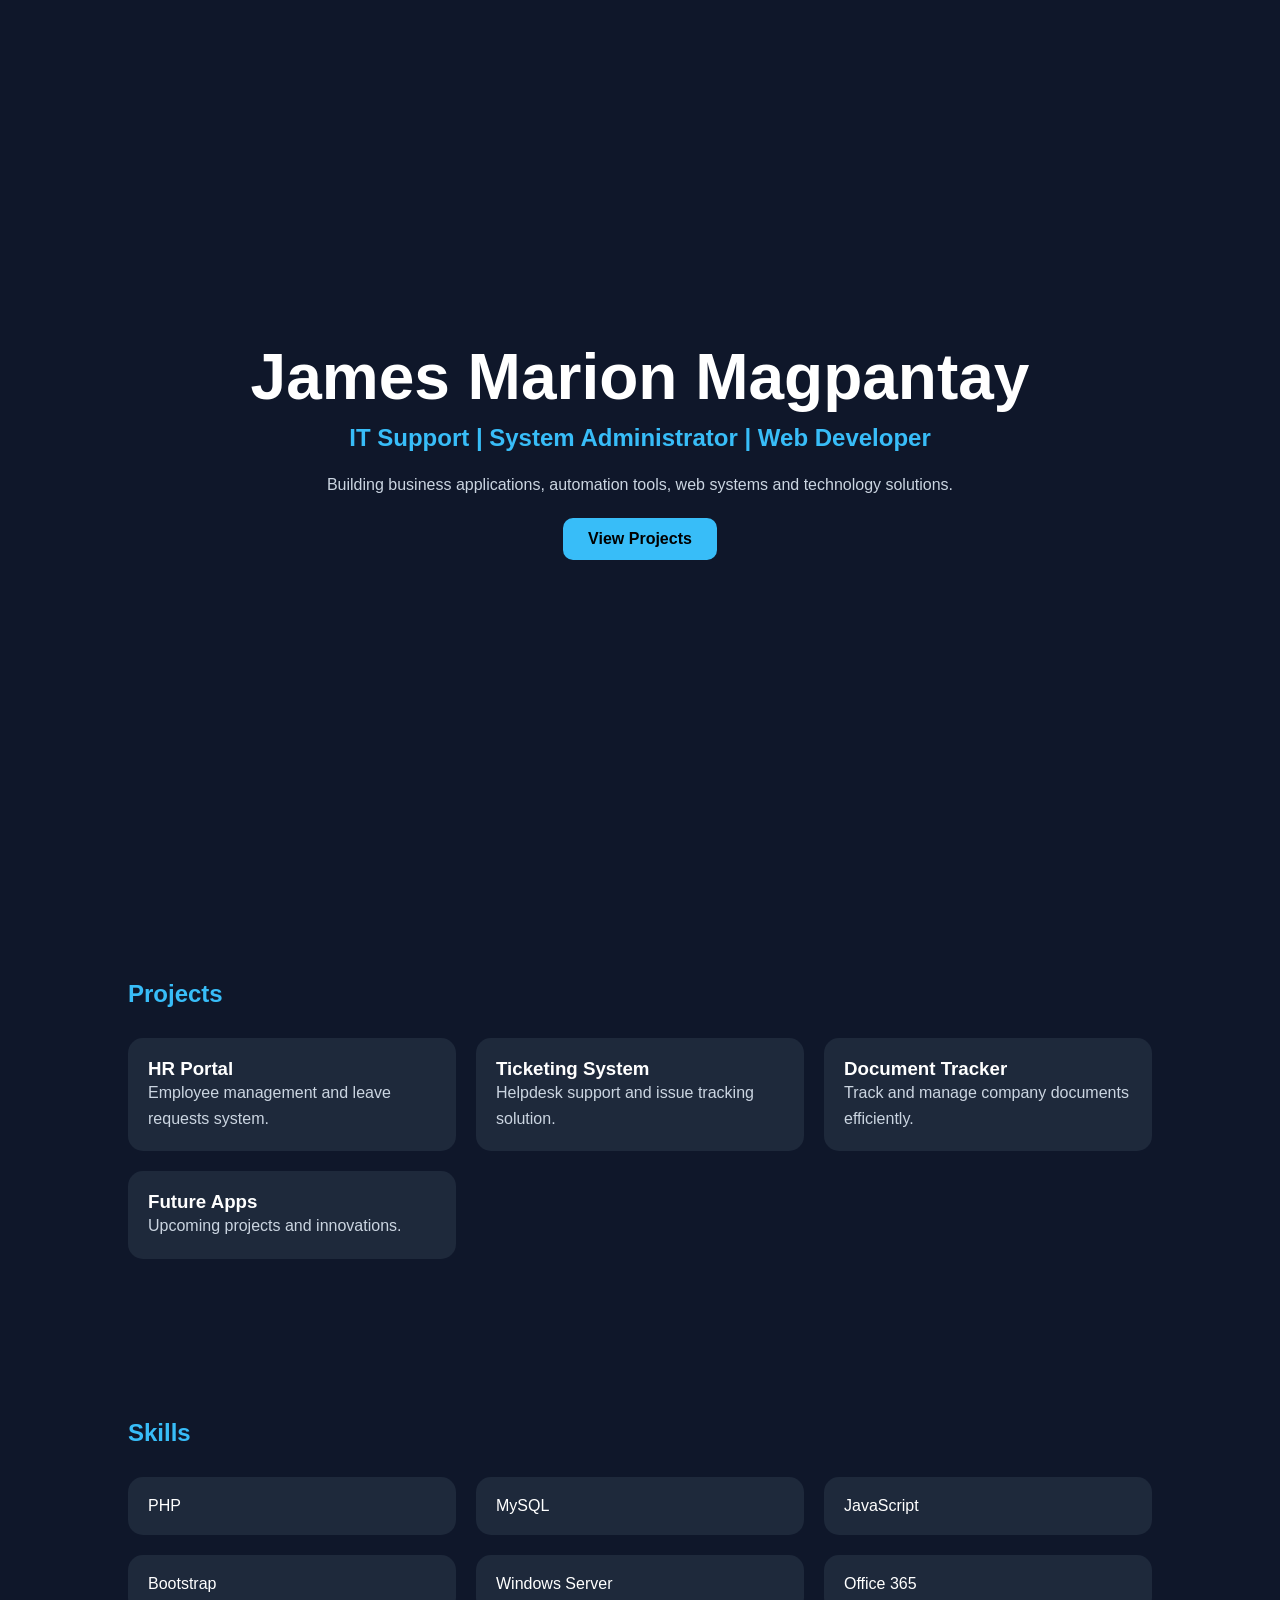
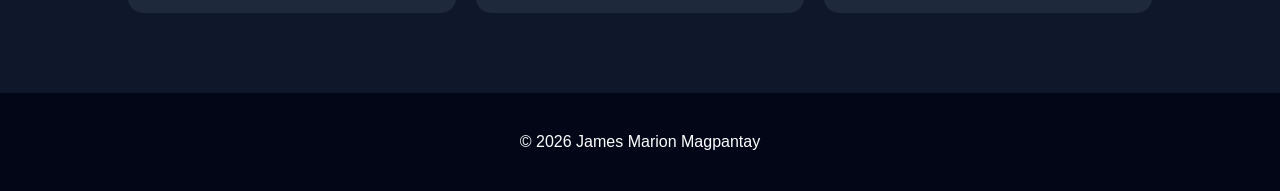
<file: Index.html>
<!DOCTYPE html>
<html lang="en">
<head>
<meta charset="UTF-8">
<meta name="viewport" content="width=device-width, initial-scale=1.0">
<title>James Marion Magpantay</title>

<style>
*{
margin:0;
padding:0;
box-sizing:border-box;
font-family:Segoe UI,sans-serif;
}

body{
background:#0f172a;
color:white;
}

header{
height:100vh;
display:flex;
flex-direction:column;
justify-content:center;
align-items:center;
text-align:center;
padding:20px;
}

h1{
font-size:4rem;
margin-bottom:10px;
}

h2{
color:#38bdf8;
margin-bottom:20px;
}

p{
max-width:700px;
line-height:1.6;
color:#cbd5e1;
}

.btn{
display:inline-block;
margin-top:20px;
padding:12px 25px;
background:#38bdf8;
color:#000;
text-decoration:none;
border-radius:10px;
font-weight:bold;
}

section{
padding:80px 10%;
}

.cards{
display:grid;
grid-template-columns:repeat(auto-fit,minmax(250px,1fr));
gap:20px;
margin-top:30px;
}

.card{
background:#1e293b;
padding:20px;
border-radius:15px;
transition:.3s;
}

.card:hover{
transform:translateY(-5px);
}

footer{
text-align:center;
padding:40px;
background:#020617;
}
</style>
</head>

<body>

<header>
<h1>James Marion Magpantay</h1>

<h2>IT Support | System Administrator | Web Developer</h2>

<p>
Building business applications, automation tools,
web systems and technology solutions.
</p>

<a href="#projects" class="btn">View Projects</a>
</header>

<section id="projects">

<h2>Projects</h2>

<div class="cards">

<div class="card">
<h3>HR Portal</h3>
<p>Employee management and leave requests system.</p>
</div>

<div class="card">
<h3>Ticketing System</h3>
<p>Helpdesk support and issue tracking solution.</p>
</div>

<div class="card">
<h3>Document Tracker</h3>
<p>Track and manage company documents efficiently.</p>
</div>

<div class="card">
<h3>Future Apps</h3>
<p>Upcoming projects and innovations.</p>
</div>

</div>

</section>

<section>

<h2>Skills</h2>

<div class="cards">

<div class="card">PHP</div>
<div class="card">MySQL</div>
<div class="card">JavaScript</div>
<div class="card">Bootstrap</div>
<div class="card">Windows Server</div>
<div class="card">Office 365</div>

</div>

</section>

<footer>
© 2026 James Marion Magpantay
</footer>

</body>
</html>
</file>
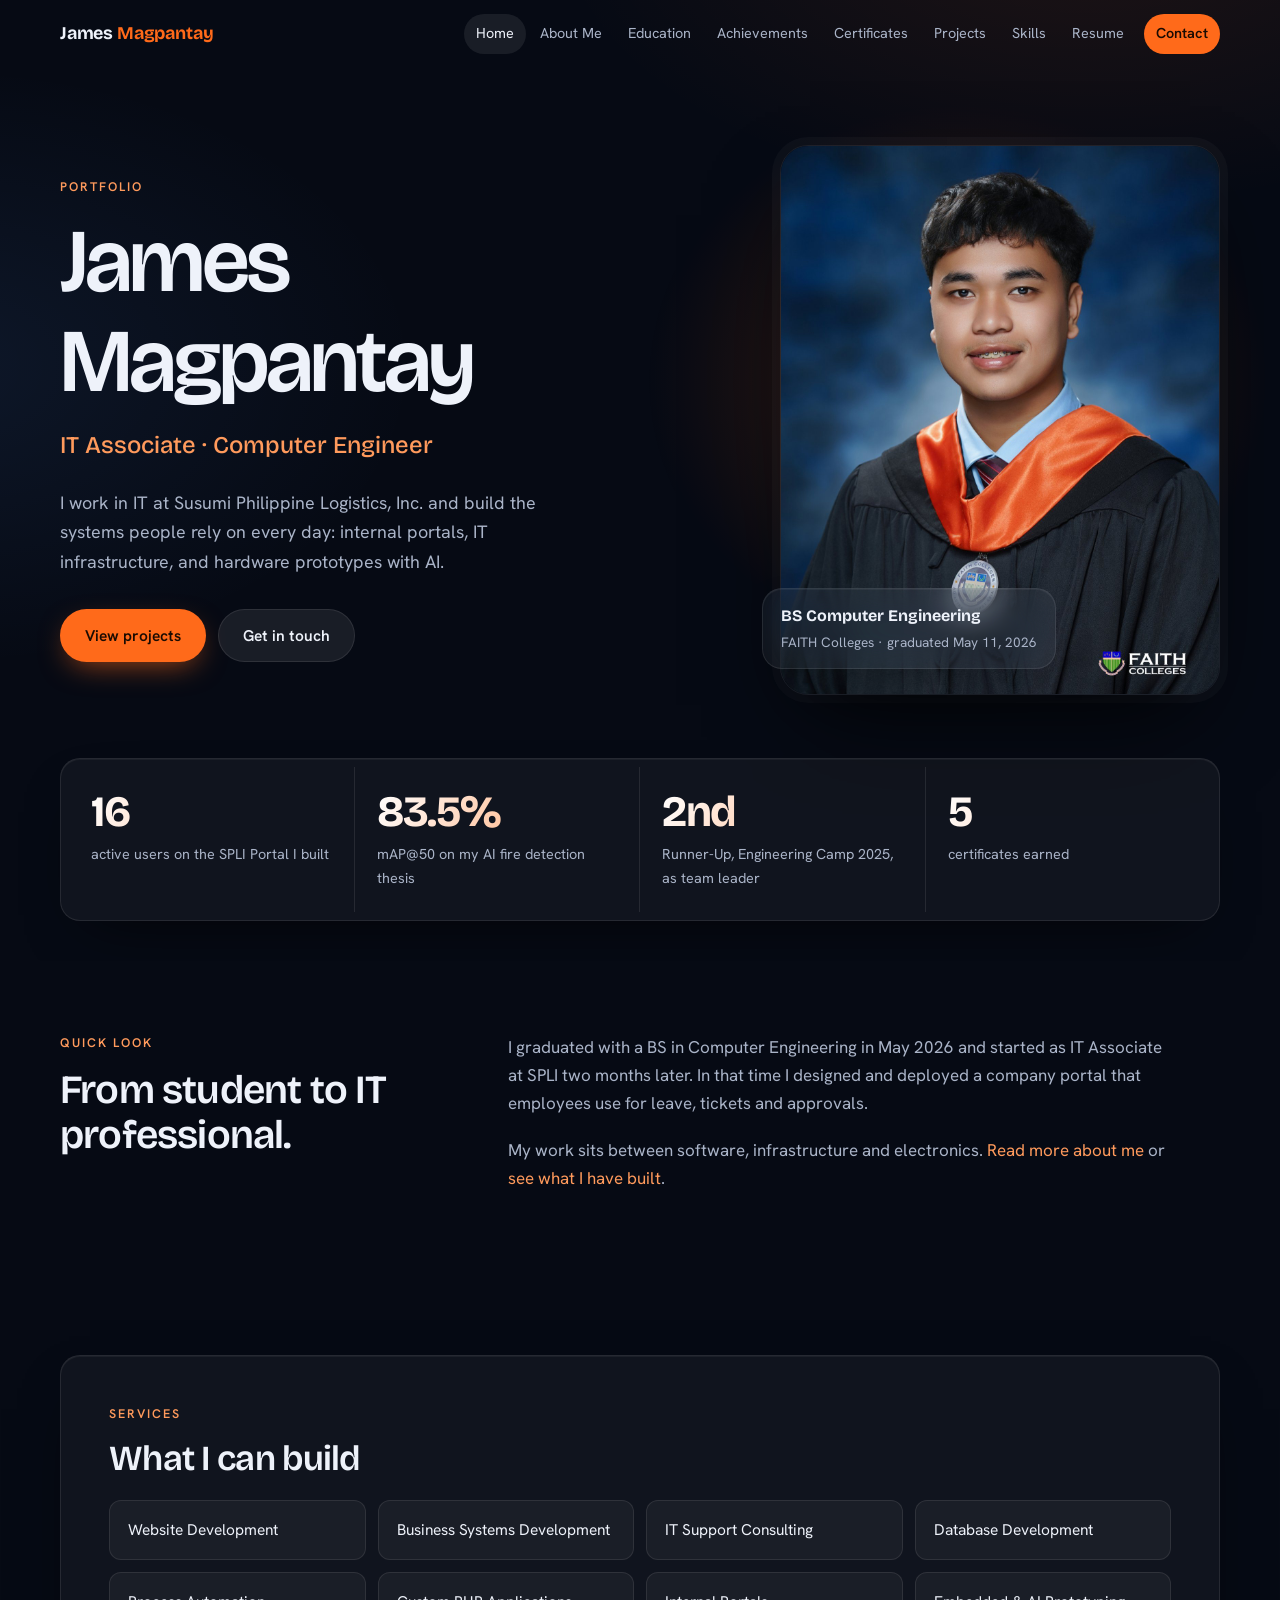
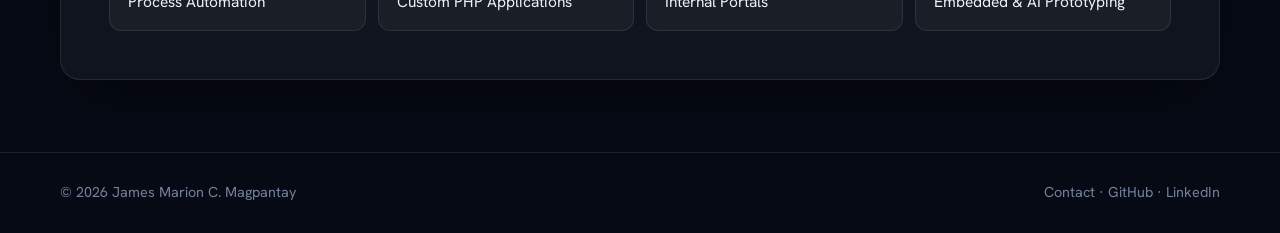
<file: index.html>
<!doctype html>
<html lang="en">
<head>
<meta charset="utf-8">
<meta name="viewport" content="width=device-width, initial-scale=1">
<title>James Magpantay | IT Associate and Computer Engineer</title>
<meta name="description" content="Portfolio of James Magpantay, IT Associate and Computer Engineering graduate. Real projects, certificates and achievements.">
<meta name="theme-color" content="#060a14">
<meta property="og:title" content="James Magpantay | IT Associate and Computer Engineer">
<meta property="og:description" content="Portfolio of James Magpantay, IT Associate and Computer Engineering graduate. Real projects, certificates and achievements.">
<meta property="og:type" content="website">
<meta property="og:image" content="assets/img/graduation.jpg">
<link rel="icon" href="data:image/svg+xml,%3Csvg xmlns='http://www.w3.org/2000/svg' viewBox='0 0 64 64'%3E%3Crect width='64' height='64' rx='16' fill='%23060a14'/%3E%3Ctext x='32' y='43' font-family='Arial' font-size='30' font-weight='700' text-anchor='middle' fill='%23ff6a1a'%3EJM%3C/text%3E%3C/svg%3E">
<link rel="preconnect" href="https://fonts.googleapis.com">
<link rel="preconnect" href="https://fonts.gstatic.com" crossorigin>
<link href="https://fonts.googleapis.com/css2?family=Bricolage+Grotesque:opsz,wght@12..96,500;12..96,600;12..96,700&family=Hanken+Grotesk:wght@400;500;600&display=swap" rel="stylesheet">
<link rel="stylesheet" href="css/style.css">
</head>
<body>
<a class="skip" href="#main">Skip to content</a>
<header class="nav" id="nav"><div class="nav__inner">
<a class="nav__brand" href="index.html" aria-label="James Magpantay, home">James <b>Magpantay</b></a>
<button class="nav__toggle" id="navToggle" aria-expanded="false" aria-controls="navLinks" aria-label="Open menu"><span></span><span></span></button>
<nav class="nav__links" id="navLinks" aria-label="Primary"><a href="index.html" aria-current="page">Home</a><a href="about.html">About Me</a><a href="education.html">Education</a><a href="achievements.html">Achievements</a><a href="certificates.html">Certificates</a><a href="projects.html">Projects</a><a href="skills.html">Skills</a><a href="resume.html">Resume</a><a class="nav__cta" href="contact.html">Contact</a></nav>
</div></header>
<main id="main">

<section class="hero" aria-label="Introduction">
<div class="hero__glow" aria-hidden="true"></div>
<div class="wrap hero__grid">
<div class="hero__copy">
<p class="eyebrow rv">Portfolio</p>
<h1 class="hero__name rv">James Magpantay</h1>
<p class="hero__title rv">IT Associate &middot; Computer Engineer</p>
<p class="hero__intro rv">I work in IT at Susumi Philippine Logistics, Inc. and build the systems people rely on every day: internal portals, IT infrastructure, and hardware prototypes with AI.</p>
<div class="hero__actions rv"><a class="btn btn--primary" href="projects.html">View projects</a><a class="btn btn--glass" href="contact.html">Get in touch</a></div>
</div>
<figure class="hero__figure rv">
<div class="hero__frame"><img src="assets/img/graduation.jpg" alt="James Magpantay in his FAITH Colleges graduation toga" width="1280" height="1600" fetchpriority="high"></div>
<figcaption class="hero__caption glass"><strong>BS Computer Engineering</strong><span>FAITH Colleges &middot; graduated May 11, 2026</span></figcaption>
</figure>
</div>
<div class="wrap"><ul class="highlights glass rv">
<li><b data-count="16">16</b><span>active users on the SPLI Portal I built</span></li>
<li><b data-count="83.6" data-suffix="%">83.6%</b><span>mAP@50 on my AI fire detection thesis</span></li>
<li><b>2nd</b><span>Runner-Up, Engineering Camp 2025, as team leader</span></li>
<li><b data-count="5">5</b><span>certificates earned</span></li>
</ul></div>
</section>
<section class="section section--tight"><div class="wrap two">
<div><p class="eyebrow rv">Quick look</p><h2 class="section__title rv">From student to IT professional.</h2></div>
<div class="prose rv"><p>I graduated with a BS in Computer Engineering in May 2026 and started as IT Associate at SPLI two months later. In that time I designed and deployed a company portal that employees use for leave, tickets and approvals.</p>
<p>My work sits between software, infrastructure and electronics. <a href="about.html" style="color:var(--accent2)">Read more about me</a> or <a href="projects.html" style="color:var(--accent2)">see what I have built</a>.</p></div>
</div></section>
<section class="section--tight section"><div class="wrap"><div class="services glass rv"><p class="eyebrow">Services</p><h2>What I can build</h2><ul><li class="rv">Website Development</li><li class="rv">Business Systems Development</li><li class="rv">IT Support Consulting</li><li class="rv">Database Development</li><li class="rv">Process Automation</li><li class="rv">Custom PHP Applications</li><li class="rv">Internal Portals</li><li class="rv">Embedded &amp; AI Prototyping</li></ul></div></div></section>

</main>
<footer class="footer"><div class="wrap footer__inner">
<span>&copy; 2026 James Marion C. Magpantay</span>
<span><a href="contact.html">Contact</a> &middot; <a href="https://github.com/magpantayjames2-ux" target="_blank" rel="noopener">GitHub</a> &middot; <a href="https://www.linkedin.com/in/james-marion-magpantay-127573398/" target="_blank" rel="noopener">LinkedIn</a></span>
</div></footer>
<div class="lightbox" id="lightbox" role="dialog" aria-modal="true" aria-label="Image viewer" aria-hidden="true">
<button id="lbClose" type="button">Close</button>
<figure><img id="lbImg" alt=""><figcaption id="lbCap"></figcaption></figure>
</div>
<script src="js/main.js"></script>
</body>
</html>
</file>
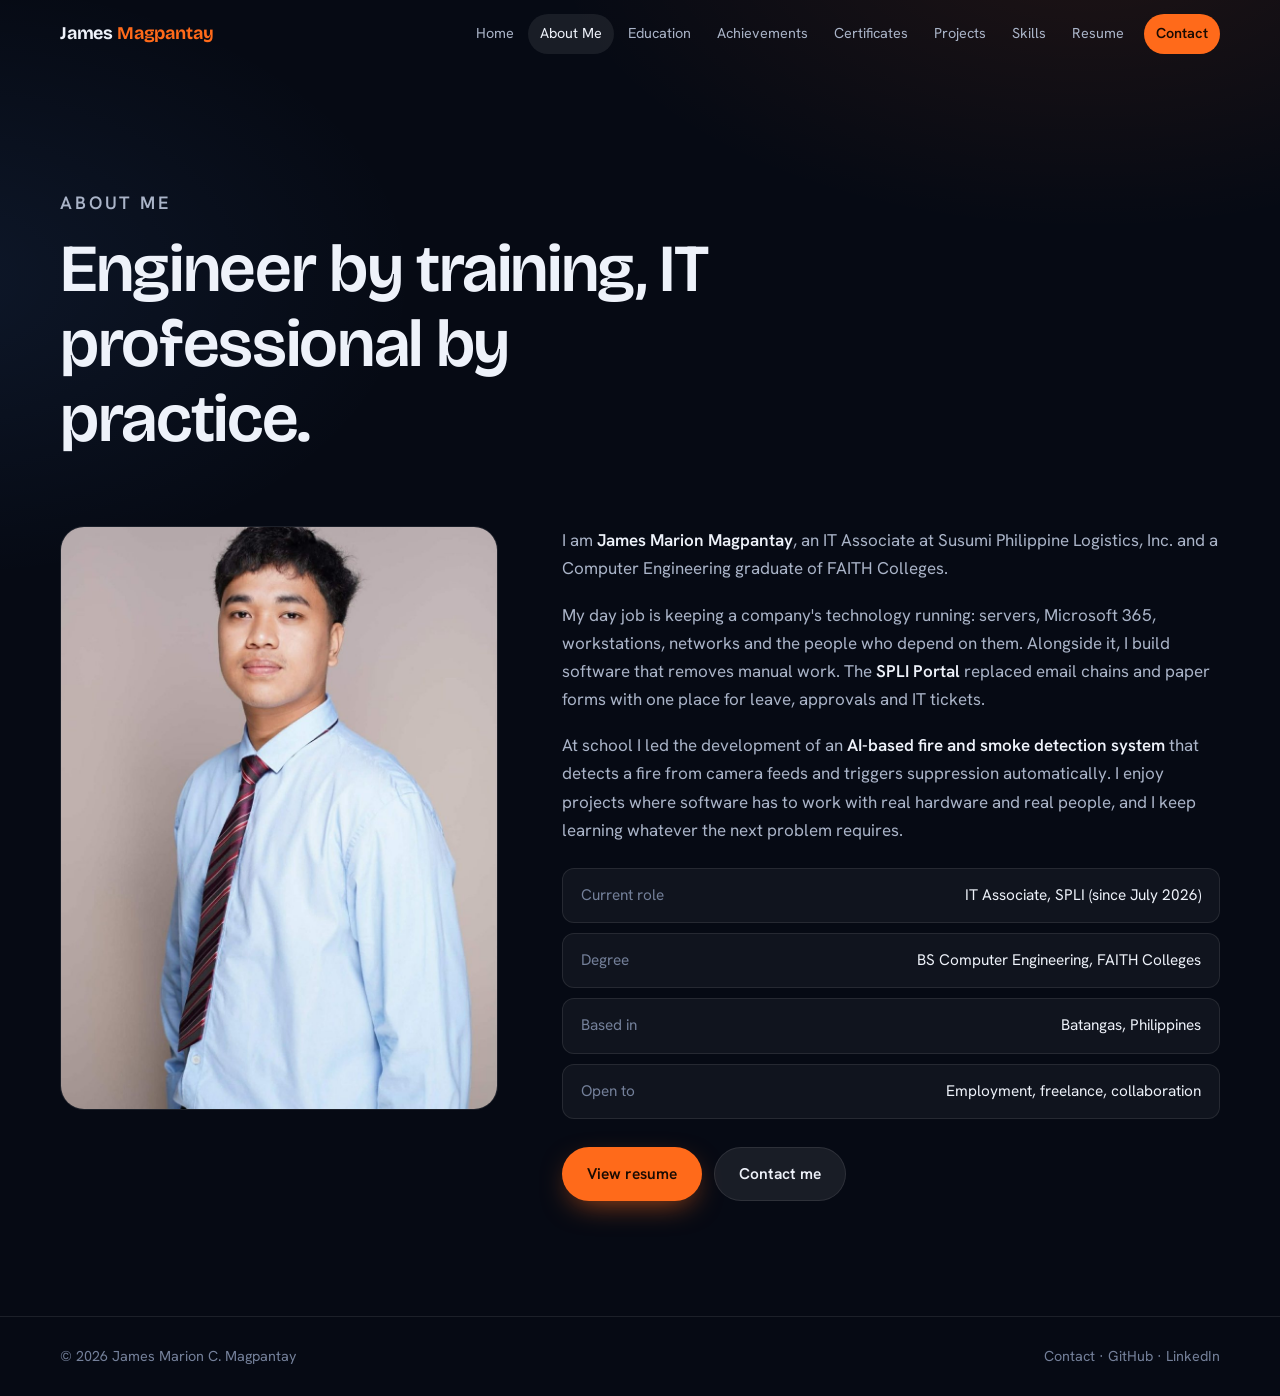
<file: about.html>
<!doctype html>
<html lang="en">
<head>
<meta charset="utf-8">
<meta name="viewport" content="width=device-width, initial-scale=1">
<title>About Me | James Magpantay</title>
<meta name="description" content="About James Magpantay: IT Associate at SPLI and Computer Engineering graduate who builds systems, portals and AI prototypes.">
<meta name="theme-color" content="#060a14">
<meta property="og:title" content="About Me | James Magpantay">
<meta property="og:description" content="About James Magpantay: IT Associate at SPLI and Computer Engineering graduate who builds systems, portals and AI prototypes.">
<meta property="og:type" content="website">
<meta property="og:image" content="assets/img/graduation.jpg">
<link rel="icon" href="data:image/svg+xml,%3Csvg xmlns='http://www.w3.org/2000/svg' viewBox='0 0 64 64'%3E%3Crect width='64' height='64' rx='16' fill='%23060a14'/%3E%3Ctext x='32' y='43' font-family='Arial' font-size='30' font-weight='700' text-anchor='middle' fill='%23ff6a1a'%3EJM%3C/text%3E%3C/svg%3E">
<link rel="preconnect" href="https://fonts.googleapis.com">
<link rel="preconnect" href="https://fonts.gstatic.com" crossorigin>
<link href="https://fonts.googleapis.com/css2?family=Bricolage+Grotesque:opsz,wght@12..96,500;12..96,600;12..96,700&family=Hanken+Grotesk:wght@400;500;600&display=swap" rel="stylesheet">
<link rel="stylesheet" href="css/style.css">
</head>
<body>
<a class="skip" href="#main">Skip to content</a>
<header class="nav" id="nav"><div class="nav__inner">
<a class="nav__brand" href="index.html" aria-label="James Magpantay, home">James <b>Magpantay</b></a>
<button class="nav__toggle" id="navToggle" aria-expanded="false" aria-controls="navLinks" aria-label="Open menu"><span></span><span></span></button>
<nav class="nav__links" id="navLinks" aria-label="Primary"><a href="index.html">Home</a><a href="about.html" aria-current="page">About Me</a><a href="education.html">Education</a><a href="achievements.html">Achievements</a><a href="certificates.html">Certificates</a><a href="projects.html">Projects</a><a href="skills.html">Skills</a><a href="resume.html">Resume</a><a class="nav__cta" href="contact.html">Contact</a></nav>
</div></header>
<main id="main">
<section class="page-head"><div class="wrap"><p class="eyebrow rv">About me</p><h1 class="rv">Engineer by training, IT professional by practice.</h1></div></section>
<section class="section" style="padding-top:20px"><div class="wrap about">
<div class="about__media rv"><img src="assets/img/portrait.jpg" alt="Formal portrait of James Magpantay" width="900" height="1350"></div>
<div>
<div class="prose rv">
<p>I am <strong>James Marion Magpantay</strong>, an IT Associate at Susumi Philippine Logistics, Inc. and a Computer Engineering graduate of FAITH Colleges.</p>
<p>My day job is keeping a company's technology running: servers, Microsoft 365, workstations, networks and the people who depend on them. Alongside it, I build software that removes manual work. The <strong>SPLI Portal</strong> replaced email chains and paper forms with one place for leave, approvals and IT tickets.</p>
<p>At school I led the development of an <strong>AI-based fire and smoke detection system</strong> that detects a fire from camera feeds and triggers suppression automatically. I enjoy projects where software has to work with real hardware and real people, and I keep learning whatever the next problem requires.</p>
</div>
<ul class="facts rv">
<li><span>Current role</span><span>IT Associate, SPLI (since July 2026)</span></li>
<li><span>Degree</span><span>BS Computer Engineering, FAITH Colleges</span></li>
<li><span>Based in</span><span>Batangas, Philippines</span></li>
<li><span>Open to</span><span>Employment, freelance, collaboration</span></li>
</ul>
<div class="hero__actions rv" style="margin-top:28px"><a class="btn btn--primary" href="resume.html">View resume</a><a class="btn btn--glass" href="contact.html">Contact me</a></div>
</div></div></section>

</main>
<footer class="footer"><div class="wrap footer__inner">
<span>&copy; 2026 James Marion C. Magpantay</span>
<span><a href="contact.html">Contact</a> &middot; <a href="https://github.com/magpantayjames2-ux" target="_blank" rel="noopener">GitHub</a> &middot; <a href="https://www.linkedin.com/in/james-marion-magpantay-127573398/" target="_blank" rel="noopener">LinkedIn</a></span>
</div></footer>
<div class="lightbox" id="lightbox" role="dialog" aria-modal="true" aria-label="Image viewer" aria-hidden="true">
<button id="lbClose" type="button">Close</button>
<figure><img id="lbImg" alt=""><figcaption id="lbCap"></figcaption></figure>
</div>
<script src="js/main.js"></script>
</body>
</html>
</file>
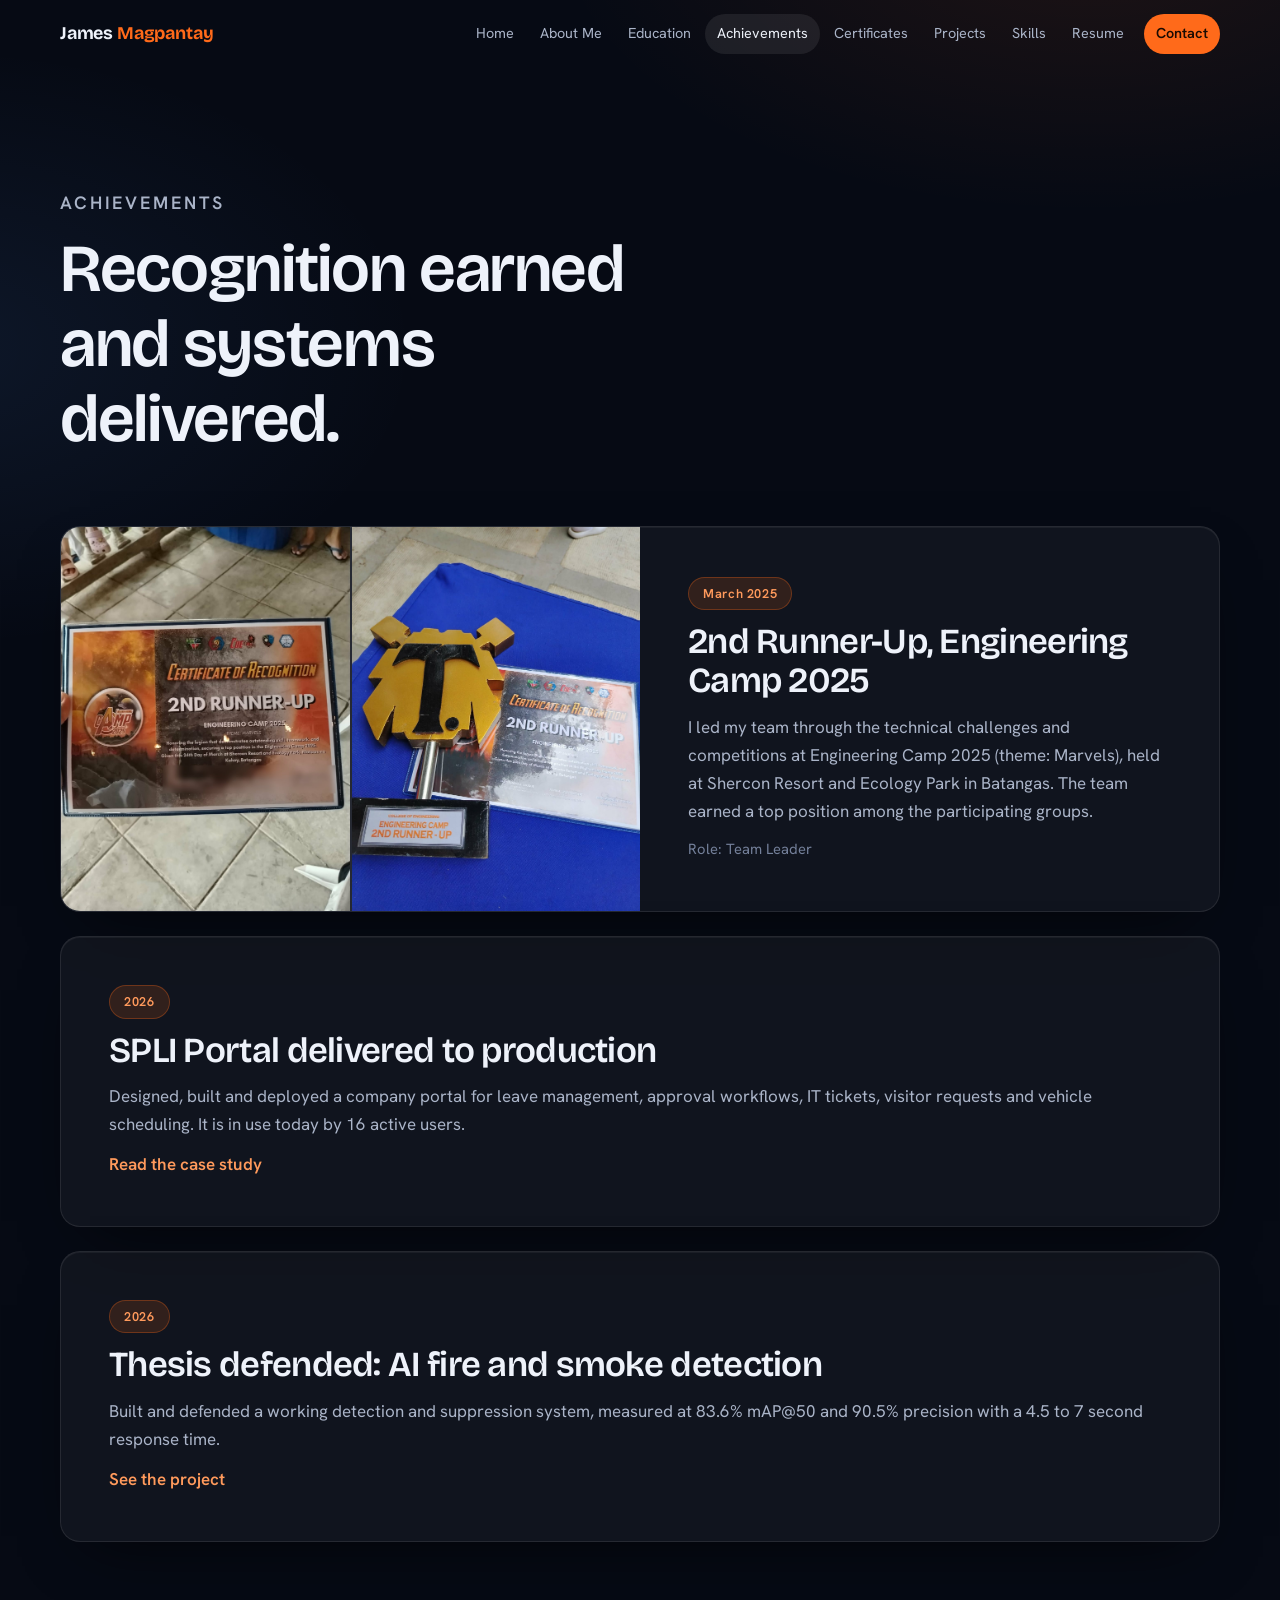
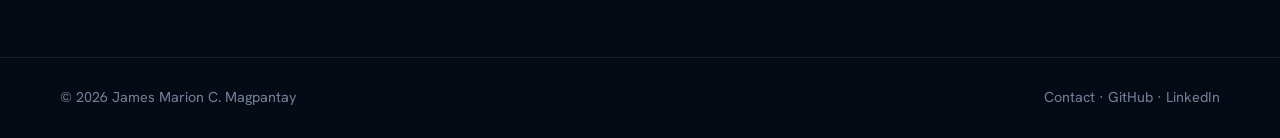
<file: achievements.html>
<!doctype html>
<html lang="en">
<head>
<meta charset="utf-8">
<meta name="viewport" content="width=device-width, initial-scale=1">
<title>Achievements | James Magpantay</title>
<meta name="description" content="Achievements of James Magpantay: Engineering Camp 2025 2nd Runner-Up, the SPLI Portal in production, and a defended AI fire detection thesis.">
<meta name="theme-color" content="#060a14">
<meta property="og:title" content="Achievements | James Magpantay">
<meta property="og:description" content="Achievements of James Magpantay: Engineering Camp 2025 2nd Runner-Up, the SPLI Portal in production, and a defended AI fire detection thesis.">
<meta property="og:type" content="website">
<meta property="og:image" content="assets/img/graduation.jpg">
<link rel="icon" href="data:image/svg+xml,%3Csvg xmlns='http://www.w3.org/2000/svg' viewBox='0 0 64 64'%3E%3Crect width='64' height='64' rx='16' fill='%23060a14'/%3E%3Ctext x='32' y='43' font-family='Arial' font-size='30' font-weight='700' text-anchor='middle' fill='%23ff6a1a'%3EJM%3C/text%3E%3C/svg%3E">
<link rel="preconnect" href="https://fonts.googleapis.com">
<link rel="preconnect" href="https://fonts.gstatic.com" crossorigin>
<link href="https://fonts.googleapis.com/css2?family=Bricolage+Grotesque:opsz,wght@12..96,500;12..96,600;12..96,700&family=Hanken+Grotesk:wght@400;500;600&display=swap" rel="stylesheet">
<link rel="stylesheet" href="css/style.css">
</head>
<body>
<a class="skip" href="#main">Skip to content</a>
<header class="nav" id="nav"><div class="nav__inner">
<a class="nav__brand" href="index.html" aria-label="James Magpantay, home">James <b>Magpantay</b></a>
<button class="nav__toggle" id="navToggle" aria-expanded="false" aria-controls="navLinks" aria-label="Open menu"><span></span><span></span></button>
<nav class="nav__links" id="navLinks" aria-label="Primary"><a href="index.html">Home</a><a href="about.html">About Me</a><a href="education.html">Education</a><a href="achievements.html" aria-current="page">Achievements</a><a href="certificates.html">Certificates</a><a href="projects.html">Projects</a><a href="skills.html">Skills</a><a href="resume.html">Resume</a><a class="nav__cta" href="contact.html">Contact</a></nav>
</div></header>
<main id="main">
<section class="page-head"><div class="wrap"><p class="eyebrow rv">Achievements</p><h1 class="rv">Recognition earned and systems delivered.</h1></div></section><section class="section" style="padding-top:20px"><div class="wrap" style="display:grid;gap:24px">
<article class="ach glass rv">
<div class="ach__img"><button type="button" data-zoom="assets/img/engcamp-certificate.jpg" data-cap="Certificate of Recognition, Engineering Camp 2025" aria-label="View larger: Certificate of Recognition, Engineering Camp 2025"><img src="assets/img/engcamp-certificate.jpg" alt="Certificate of Recognition reading 2nd Runner-Up, Engineering Camp 2025" loading="lazy"></button><button type="button" data-zoom="assets/img/engcamp-trophy.jpg" data-cap="Engineering Camp 2025 trophy and certificate" aria-label="View larger: Engineering Camp 2025 trophy and certificate"><img src="assets/img/engcamp-trophy.jpg" alt="Engineering Camp 2025 trophy with 2nd Runner-Up certificate" loading="lazy"></button></div>
<div class="ach__body"><span class="ach__badge">March 2025</span>
<h3>2nd Runner-Up, Engineering Camp 2025</h3>
<p>I led my team through the technical challenges and competitions at Engineering Camp 2025 (theme: Marvels), held at Shercon Resort and Ecology Park in Batangas. The team earned a top position among the participating groups.</p>
<p style="color:var(--ink3);font-size:.92rem">Role: Team Leader</p></div>
</article>
<article class="ach glass rv" style="grid-template-columns:1fr">
<div class="ach__body"><span class="ach__badge">2026</span>
<h3>SPLI Portal delivered to production</h3>
<p>Designed, built and deployed a company portal for leave management, approval workflows, IT tickets, visitor requests and vehicle scheduling. It is in use today by 16 active users.</p>
<p><a href="projects/spli-portal.html" style="color:var(--accent2);font-weight:600">Read the case study</a></p></div>
</article>
<article class="ach glass rv" style="grid-template-columns:1fr">
<div class="ach__body"><span class="ach__badge">2026</span>
<h3>Thesis defended: AI fire and smoke detection</h3>
<p>Built and defended a working detection and suppression system, measured at 83.6% mAP@50 and 90.5% precision with a 4.5 to 7 second response time.</p>
<p><a href="projects/fire-detection.html" style="color:var(--accent2);font-weight:600">See the project</a></p></div>
</article>
</div></section>
</main>
<footer class="footer"><div class="wrap footer__inner">
<span>&copy; 2026 James Marion C. Magpantay</span>
<span><a href="contact.html">Contact</a> &middot; <a href="https://github.com/magpantayjames2-ux" target="_blank" rel="noopener">GitHub</a> &middot; <a href="https://www.linkedin.com/in/james-marion-magpantay-127573398/" target="_blank" rel="noopener">LinkedIn</a></span>
</div></footer>
<div class="lightbox" id="lightbox" role="dialog" aria-modal="true" aria-label="Image viewer" aria-hidden="true">
<button id="lbClose" type="button">Close</button>
<figure><img id="lbImg" alt=""><figcaption id="lbCap"></figcaption></figure>
</div>
<script src="js/main.js"></script>
</body>
</html>
</file>
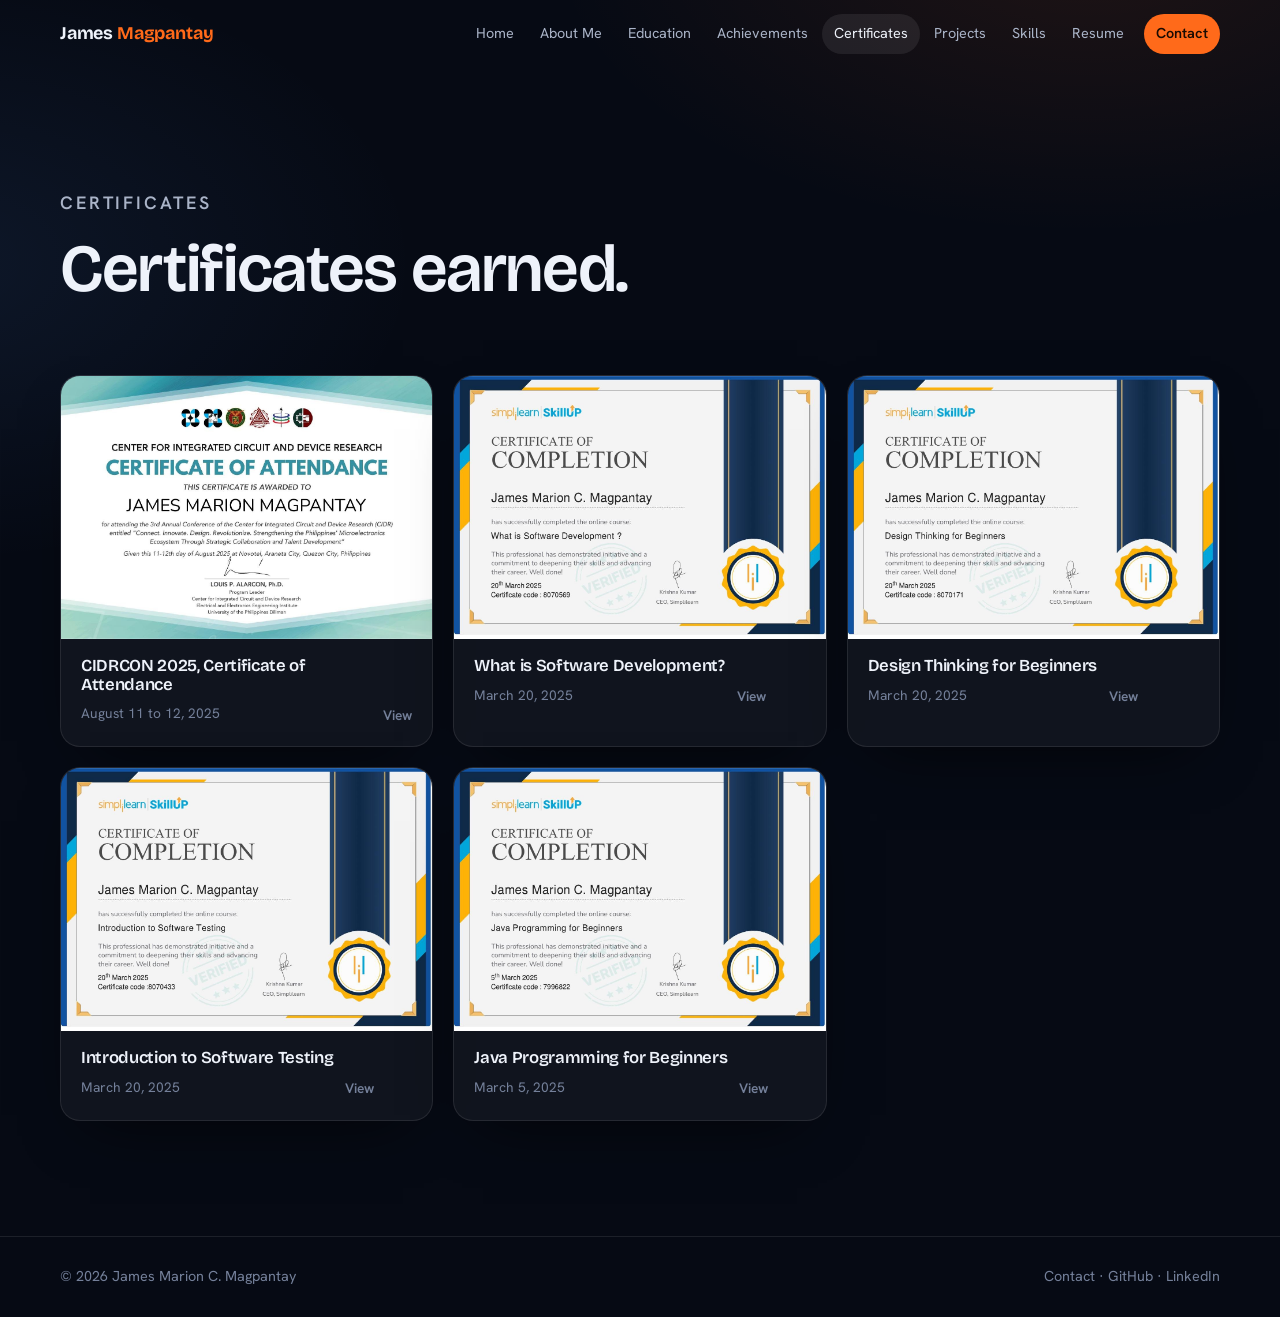
<file: certificates.html>
<!doctype html>
<html lang="en">
<head>
<meta charset="utf-8">
<meta name="viewport" content="width=device-width, initial-scale=1">
<title>Certificates | James Magpantay</title>
<meta name="description" content="Certificates earned by James Magpantay, including CIDRCON 2025 and Simplilearn SkillUP courses.">
<meta name="theme-color" content="#060a14">
<meta property="og:title" content="Certificates | James Magpantay">
<meta property="og:description" content="Certificates earned by James Magpantay, including CIDRCON 2025 and Simplilearn SkillUP courses.">
<meta property="og:type" content="website">
<meta property="og:image" content="assets/img/graduation.jpg">
<link rel="icon" href="data:image/svg+xml,%3Csvg xmlns='http://www.w3.org/2000/svg' viewBox='0 0 64 64'%3E%3Crect width='64' height='64' rx='16' fill='%23060a14'/%3E%3Ctext x='32' y='43' font-family='Arial' font-size='30' font-weight='700' text-anchor='middle' fill='%23ff6a1a'%3EJM%3C/text%3E%3C/svg%3E">
<link rel="preconnect" href="https://fonts.googleapis.com">
<link rel="preconnect" href="https://fonts.gstatic.com" crossorigin>
<link href="https://fonts.googleapis.com/css2?family=Bricolage+Grotesque:opsz,wght@12..96,500;12..96,600;12..96,700&family=Hanken+Grotesk:wght@400;500;600&display=swap" rel="stylesheet">
<link rel="stylesheet" href="css/style.css">
</head>
<body>
<a class="skip" href="#main">Skip to content</a>
<header class="nav" id="nav"><div class="nav__inner">
<a class="nav__brand" href="index.html" aria-label="James Magpantay, home">James <b>Magpantay</b></a>
<button class="nav__toggle" id="navToggle" aria-expanded="false" aria-controls="navLinks" aria-label="Open menu"><span></span><span></span></button>
<nav class="nav__links" id="navLinks" aria-label="Primary"><a href="index.html">Home</a><a href="about.html">About Me</a><a href="education.html">Education</a><a href="achievements.html">Achievements</a><a href="certificates.html" aria-current="page">Certificates</a><a href="projects.html">Projects</a><a href="skills.html">Skills</a><a href="resume.html">Resume</a><a class="nav__cta" href="contact.html">Contact</a></nav>
</div></header>
<main id="main">
<section class="page-head"><div class="wrap"><p class="eyebrow rv">Certificates</p><h1 class="rv">Certificates earned.</h1></div></section><section class="section" style="padding-top:20px"><div class="wrap"><div class="grid grid--3"><button type="button" class="card glass cert rv" data-zoom="assets/certs/cidrcon-2025.jpg" data-cap="CIDRCON 2025, Certificate of Attendance"><div class="cert__img"><img src="assets/certs/cidrcon-2025.jpg" alt="Certificate: CIDRCON 2025, Certificate of Attendance" loading="lazy"></div><div class="cert__body"><div><h3>CIDRCON 2025, Certificate of Attendance</h3><span>August 11 to 12, 2025</span></div><span class="cert__view">View</span></div></button><button type="button" class="card glass cert rv" data-zoom="assets/certs/what-is-software-development.jpg" data-cap="What is Software Development?"><div class="cert__img"><img src="assets/certs/what-is-software-development.jpg" alt="Certificate: What is Software Development?" loading="lazy"></div><div class="cert__body"><div><h3>What is Software Development?</h3><span>March 20, 2025</span></div><span class="cert__view">View</span></div></button><button type="button" class="card glass cert rv" data-zoom="assets/certs/design-thinking.jpg" data-cap="Design Thinking for Beginners"><div class="cert__img"><img src="assets/certs/design-thinking.jpg" alt="Certificate: Design Thinking for Beginners" loading="lazy"></div><div class="cert__body"><div><h3>Design Thinking for Beginners</h3><span>March 20, 2025</span></div><span class="cert__view">View</span></div></button><button type="button" class="card glass cert rv" data-zoom="assets/certs/software-testing.jpg" data-cap="Introduction to Software Testing"><div class="cert__img"><img src="assets/certs/software-testing.jpg" alt="Certificate: Introduction to Software Testing" loading="lazy"></div><div class="cert__body"><div><h3>Introduction to Software Testing</h3><span>March 20, 2025</span></div><span class="cert__view">View</span></div></button><button type="button" class="card glass cert rv" data-zoom="assets/certs/java-beginners.jpg" data-cap="Java Programming for Beginners"><div class="cert__img"><img src="assets/certs/java-beginners.jpg" alt="Certificate: Java Programming for Beginners" loading="lazy"></div><div class="cert__body"><div><h3>Java Programming for Beginners</h3><span>March 5, 2025</span></div><span class="cert__view">View</span></div></button><!-- ADD A CERTIFICATE: copy the block below, remove the comment marks, put the image in assets/certs/ and change the three values (file name, title, date).
<button type="button" class="card glass cert rv" data-zoom="assets/certs/osh-safety-officer-ii.jpg" data-cap="Occupational Safety and Health (OSH) for Safety Officer II"><div class="cert__img"><img src="assets/certs/osh-safety-officer-ii.jpg" alt="Certificate: Occupational Safety and Health (OSH) for Safety Officer II" loading="lazy"></div><div class="cert__body"><div><h3>Occupational Safety and Health (OSH) for Safety Officer II</h3><span>Month DD, YYYY</span></div><span class="cert__view">View</span></div></button>
--></div></div></section>
</main>
<footer class="footer"><div class="wrap footer__inner">
<span>&copy; 2026 James Marion C. Magpantay</span>
<span><a href="contact.html">Contact</a> &middot; <a href="https://github.com/magpantayjames2-ux" target="_blank" rel="noopener">GitHub</a> &middot; <a href="https://www.linkedin.com/in/james-marion-magpantay-127573398/" target="_blank" rel="noopener">LinkedIn</a></span>
</div></footer>
<div class="lightbox" id="lightbox" role="dialog" aria-modal="true" aria-label="Image viewer" aria-hidden="true">
<button id="lbClose" type="button">Close</button>
<figure><img id="lbImg" alt=""><figcaption id="lbCap"></figcaption></figure>
</div>
<script src="js/main.js"></script>
</body>
</html>
</file>
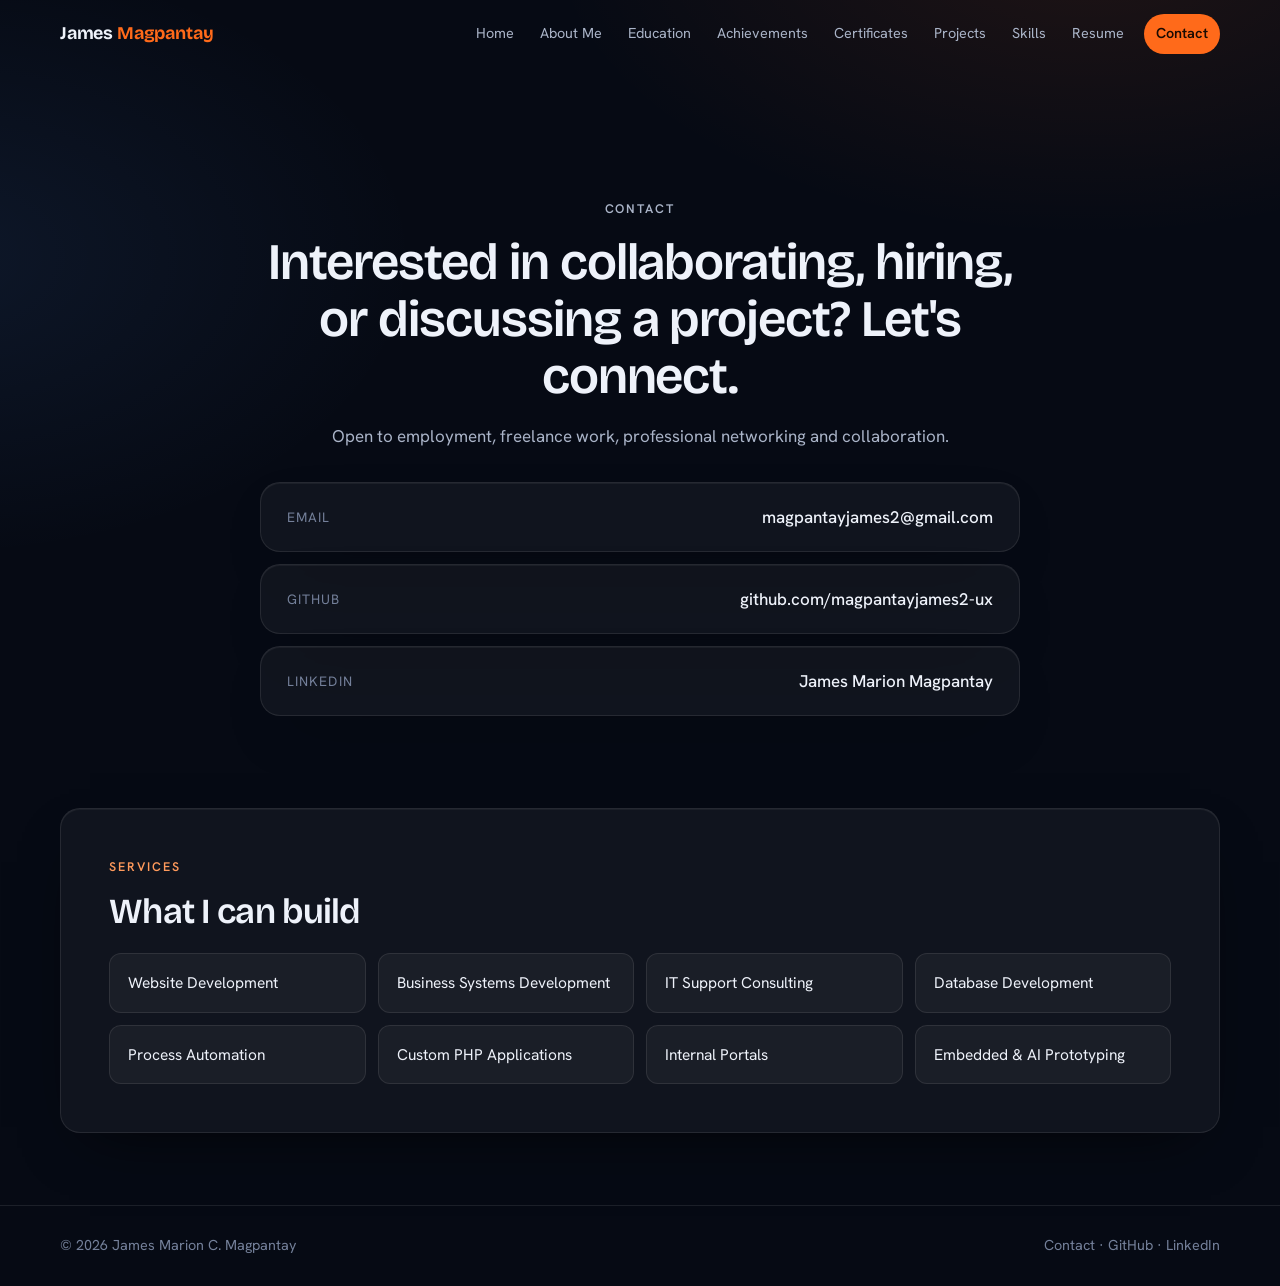
<file: contact.html>
<!doctype html>
<html lang="en">
<head>
<meta charset="utf-8">
<meta name="viewport" content="width=device-width, initial-scale=1">
<title>Contact | James Magpantay</title>
<meta name="description" content="Contact James Magpantay for employment, freelance work, networking or collaboration.">
<meta name="theme-color" content="#060a14">
<meta property="og:title" content="Contact | James Magpantay">
<meta property="og:description" content="Contact James Magpantay for employment, freelance work, networking or collaboration.">
<meta property="og:type" content="website">
<meta property="og:image" content="assets/img/graduation.jpg">
<link rel="icon" href="data:image/svg+xml,%3Csvg xmlns='http://www.w3.org/2000/svg' viewBox='0 0 64 64'%3E%3Crect width='64' height='64' rx='16' fill='%23060a14'/%3E%3Ctext x='32' y='43' font-family='Arial' font-size='30' font-weight='700' text-anchor='middle' fill='%23ff6a1a'%3EJM%3C/text%3E%3C/svg%3E">
<link rel="preconnect" href="https://fonts.googleapis.com">
<link rel="preconnect" href="https://fonts.gstatic.com" crossorigin>
<link href="https://fonts.googleapis.com/css2?family=Bricolage+Grotesque:opsz,wght@12..96,500;12..96,600;12..96,700&family=Hanken+Grotesk:wght@400;500;600&display=swap" rel="stylesheet">
<link rel="stylesheet" href="css/style.css">
</head>
<body>
<a class="skip" href="#main">Skip to content</a>
<header class="nav" id="nav"><div class="nav__inner">
<a class="nav__brand" href="index.html" aria-label="James Magpantay, home">James <b>Magpantay</b></a>
<button class="nav__toggle" id="navToggle" aria-expanded="false" aria-controls="navLinks" aria-label="Open menu"><span></span><span></span></button>
<nav class="nav__links" id="navLinks" aria-label="Primary"><a href="index.html">Home</a><a href="about.html">About Me</a><a href="education.html">Education</a><a href="achievements.html">Achievements</a><a href="certificates.html">Certificates</a><a href="projects.html">Projects</a><a href="skills.html">Skills</a><a href="resume.html">Resume</a><a class="nav__cta" href="contact.html" aria-current="page">Contact</a></nav>
</div></header>
<main id="main">
<section class="section" style="padding-bottom:20px"><div class="wrap contact">
<p class="eyebrow rv">Contact</p>
<h1 class="rv" style="font-size:clamp(1.9rem,4.8vw,3.2rem)">Interested in collaborating, hiring, or discussing a project? Let's connect.</h1>
<p class="rv">Open to employment, freelance work, professional networking and collaboration.</p>
<div class="contact__links">
<a class="clink glass rv" href="mailto:magpantayjames2@gmail.com"><span>Email</span><b>magpantayjames2@gmail.com</b></a>
<a class="clink glass rv" href="https://github.com/magpantayjames2-ux" target="_blank" rel="noopener"><span>GitHub</span><b>github.com/magpantayjames2-ux</b></a>
<a class="clink glass rv" href="https://www.linkedin.com/in/james-marion-magpantay-127573398/" target="_blank" rel="noopener"><span>LinkedIn</span><b>James Marion Magpantay</b></a>
</div></div></section>
<section class="section--tight section"><div class="wrap"><div class="services glass rv"><p class="eyebrow">Services</p><h2>What I can build</h2><ul><li class="rv">Website Development</li><li class="rv">Business Systems Development</li><li class="rv">IT Support Consulting</li><li class="rv">Database Development</li><li class="rv">Process Automation</li><li class="rv">Custom PHP Applications</li><li class="rv">Internal Portals</li><li class="rv">Embedded &amp; AI Prototyping</li></ul></div></div></section>
</main>
<footer class="footer"><div class="wrap footer__inner">
<span>&copy; 2026 James Marion C. Magpantay</span>
<span><a href="contact.html">Contact</a> &middot; <a href="https://github.com/magpantayjames2-ux" target="_blank" rel="noopener">GitHub</a> &middot; <a href="https://www.linkedin.com/in/james-marion-magpantay-127573398/" target="_blank" rel="noopener">LinkedIn</a></span>
</div></footer>
<div class="lightbox" id="lightbox" role="dialog" aria-modal="true" aria-label="Image viewer" aria-hidden="true">
<button id="lbClose" type="button">Close</button>
<figure><img id="lbImg" alt=""><figcaption id="lbCap"></figcaption></figure>
</div>
<script src="js/main.js"></script>
</body>
</html>
</file>
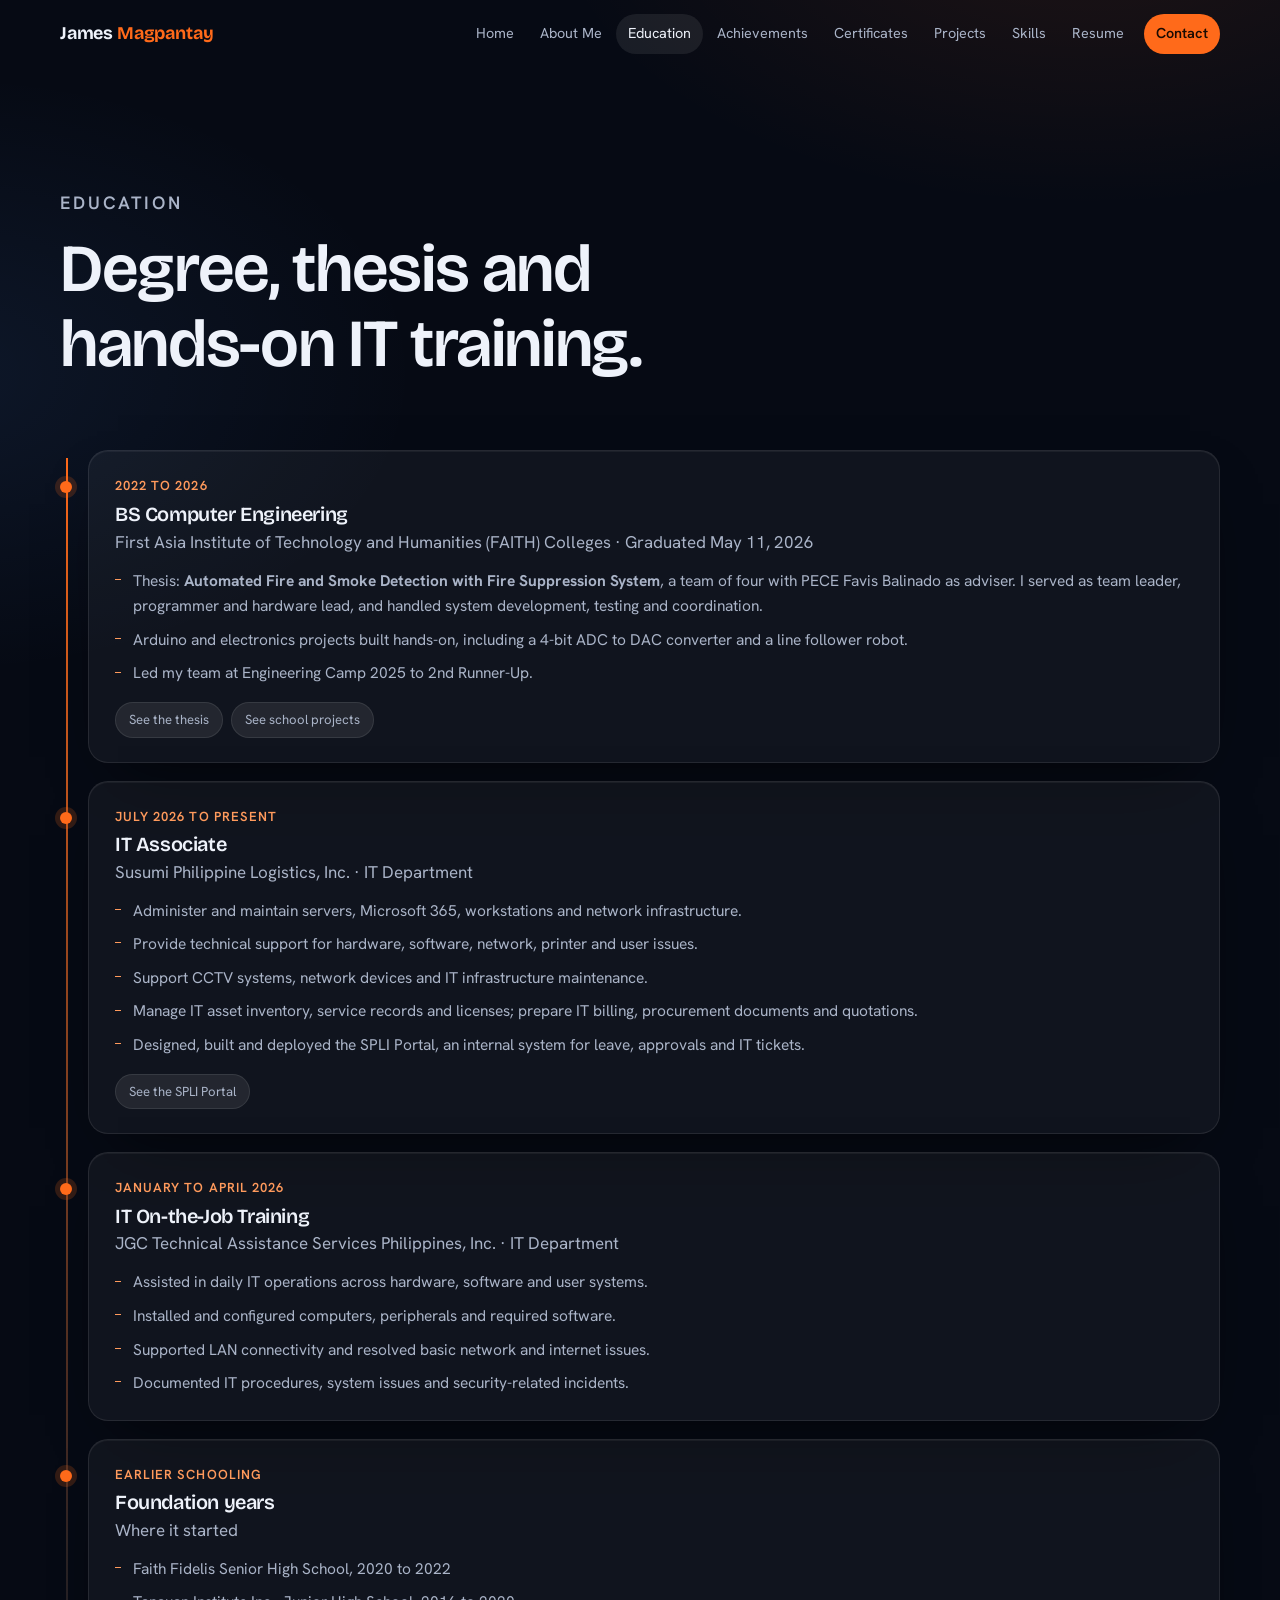
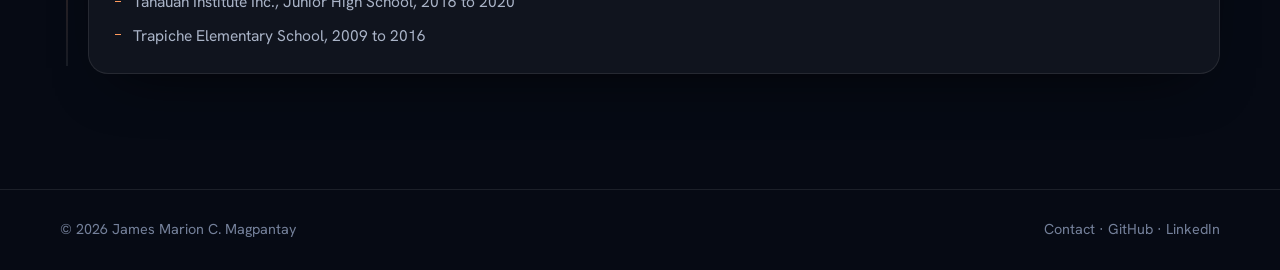
<file: education.html>
<!doctype html>
<html lang="en">
<head>
<meta charset="utf-8">
<meta name="viewport" content="width=device-width, initial-scale=1">
<title>Education | James Magpantay</title>
<meta name="description" content="Education and training of James Magpantay: BS Computer Engineering at FAITH Colleges, IT OJT at JGC, and IT Associate at SPLI.">
<meta name="theme-color" content="#060a14">
<meta property="og:title" content="Education | James Magpantay">
<meta property="og:description" content="Education and training of James Magpantay: BS Computer Engineering at FAITH Colleges, IT OJT at JGC, and IT Associate at SPLI.">
<meta property="og:type" content="website">
<meta property="og:image" content="assets/img/graduation.jpg">
<link rel="icon" href="data:image/svg+xml,%3Csvg xmlns='http://www.w3.org/2000/svg' viewBox='0 0 64 64'%3E%3Crect width='64' height='64' rx='16' fill='%23060a14'/%3E%3Ctext x='32' y='43' font-family='Arial' font-size='30' font-weight='700' text-anchor='middle' fill='%23ff6a1a'%3EJM%3C/text%3E%3C/svg%3E">
<link rel="preconnect" href="https://fonts.googleapis.com">
<link rel="preconnect" href="https://fonts.gstatic.com" crossorigin>
<link href="https://fonts.googleapis.com/css2?family=Bricolage+Grotesque:opsz,wght@12..96,500;12..96,600;12..96,700&family=Hanken+Grotesk:wght@400;500;600&display=swap" rel="stylesheet">
<link rel="stylesheet" href="css/style.css">
</head>
<body>
<a class="skip" href="#main">Skip to content</a>
<header class="nav" id="nav"><div class="nav__inner">
<a class="nav__brand" href="index.html" aria-label="James Magpantay, home">James <b>Magpantay</b></a>
<button class="nav__toggle" id="navToggle" aria-expanded="false" aria-controls="navLinks" aria-label="Open menu"><span></span><span></span></button>
<nav class="nav__links" id="navLinks" aria-label="Primary"><a href="index.html">Home</a><a href="about.html">About Me</a><a href="education.html" aria-current="page">Education</a><a href="achievements.html">Achievements</a><a href="certificates.html">Certificates</a><a href="projects.html">Projects</a><a href="skills.html">Skills</a><a href="resume.html">Resume</a><a class="nav__cta" href="contact.html">Contact</a></nav>
</div></header>
<main id="main">
<section class="page-head"><div class="wrap"><p class="eyebrow rv">Education</p><h1 class="rv">Degree, thesis and hands-on IT training.</h1></div></section><section class="section" style="padding-top:20px"><div class="wrap"><div class="tl"><article class="tl__item glass rv"><div class="tl__date">2022 to 2026</div><h3>BS Computer Engineering</h3><p class="tl__org">First Asia Institute of Technology and Humanities (FAITH) Colleges &middot; Graduated May 11, 2026</p><ul><li>Thesis: <b>Automated Fire and Smoke Detection with Fire Suppression System</b>, a team of four with PECE Favis Balinado as adviser. I served as team leader, programmer and hardware lead, and handled system development, testing and coordination.</li><li>Arduino and electronics projects built hands-on, including a 4-bit ADC to DAC converter and a line follower robot.</li><li>Led my team at Engineering Camp 2025 to 2nd Runner-Up.</li></ul><div class="chips" style="margin-top:16px"><a class="chip" href="projects/fire-detection.html">See the thesis</a><a class="chip" href="projects/academic-projects.html">See school projects</a></div></article><article class="tl__item glass rv"><div class="tl__date">July 2026 to present</div><h3>IT Associate</h3><p class="tl__org">Susumi Philippine Logistics, Inc. &middot; IT Department</p><ul><li>Administer and maintain servers, Microsoft 365, workstations and network infrastructure.</li><li>Provide technical support for hardware, software, network, printer and user issues.</li><li>Support CCTV systems, network devices and IT infrastructure maintenance.</li><li>Manage IT asset inventory, service records and licenses; prepare IT billing, procurement documents and quotations.</li><li>Designed, built and deployed the SPLI Portal, an internal system for leave, approvals and IT tickets.</li></ul><div class="chips" style="margin-top:16px"><a class="chip" href="projects/spli-portal.html">See the SPLI Portal</a></div></article><article class="tl__item glass rv"><div class="tl__date">January to April 2026</div><h3>IT On-the-Job Training</h3><p class="tl__org">JGC Technical Assistance Services Philippines, Inc. &middot; IT Department</p><ul><li>Assisted in daily IT operations across hardware, software and user systems.</li><li>Installed and configured computers, peripherals and required software.</li><li>Supported LAN connectivity and resolved basic network and internet issues.</li><li>Documented IT procedures, system issues and security-related incidents.</li></ul></article><article class="tl__item glass rv"><div class="tl__date">Earlier schooling</div><h3>Foundation years</h3><p class="tl__org">Where it started</p>
<ul><li>Faith Fidelis Senior High School, 2020 to 2022</li><li>Tanauan Institute Inc., Junior High School, 2016 to 2020</li><li>Trapiche Elementary School, 2009 to 2016</li></ul></article></div></div></section>
</main>
<footer class="footer"><div class="wrap footer__inner">
<span>&copy; 2026 James Marion C. Magpantay</span>
<span><a href="contact.html">Contact</a> &middot; <a href="https://github.com/magpantayjames2-ux" target="_blank" rel="noopener">GitHub</a> &middot; <a href="https://www.linkedin.com/in/james-marion-magpantay-127573398/" target="_blank" rel="noopener">LinkedIn</a></span>
</div></footer>
<div class="lightbox" id="lightbox" role="dialog" aria-modal="true" aria-label="Image viewer" aria-hidden="true">
<button id="lbClose" type="button">Close</button>
<figure><img id="lbImg" alt=""><figcaption id="lbCap"></figcaption></figure>
</div>
<script src="js/main.js"></script>
</body>
</html>
</file>
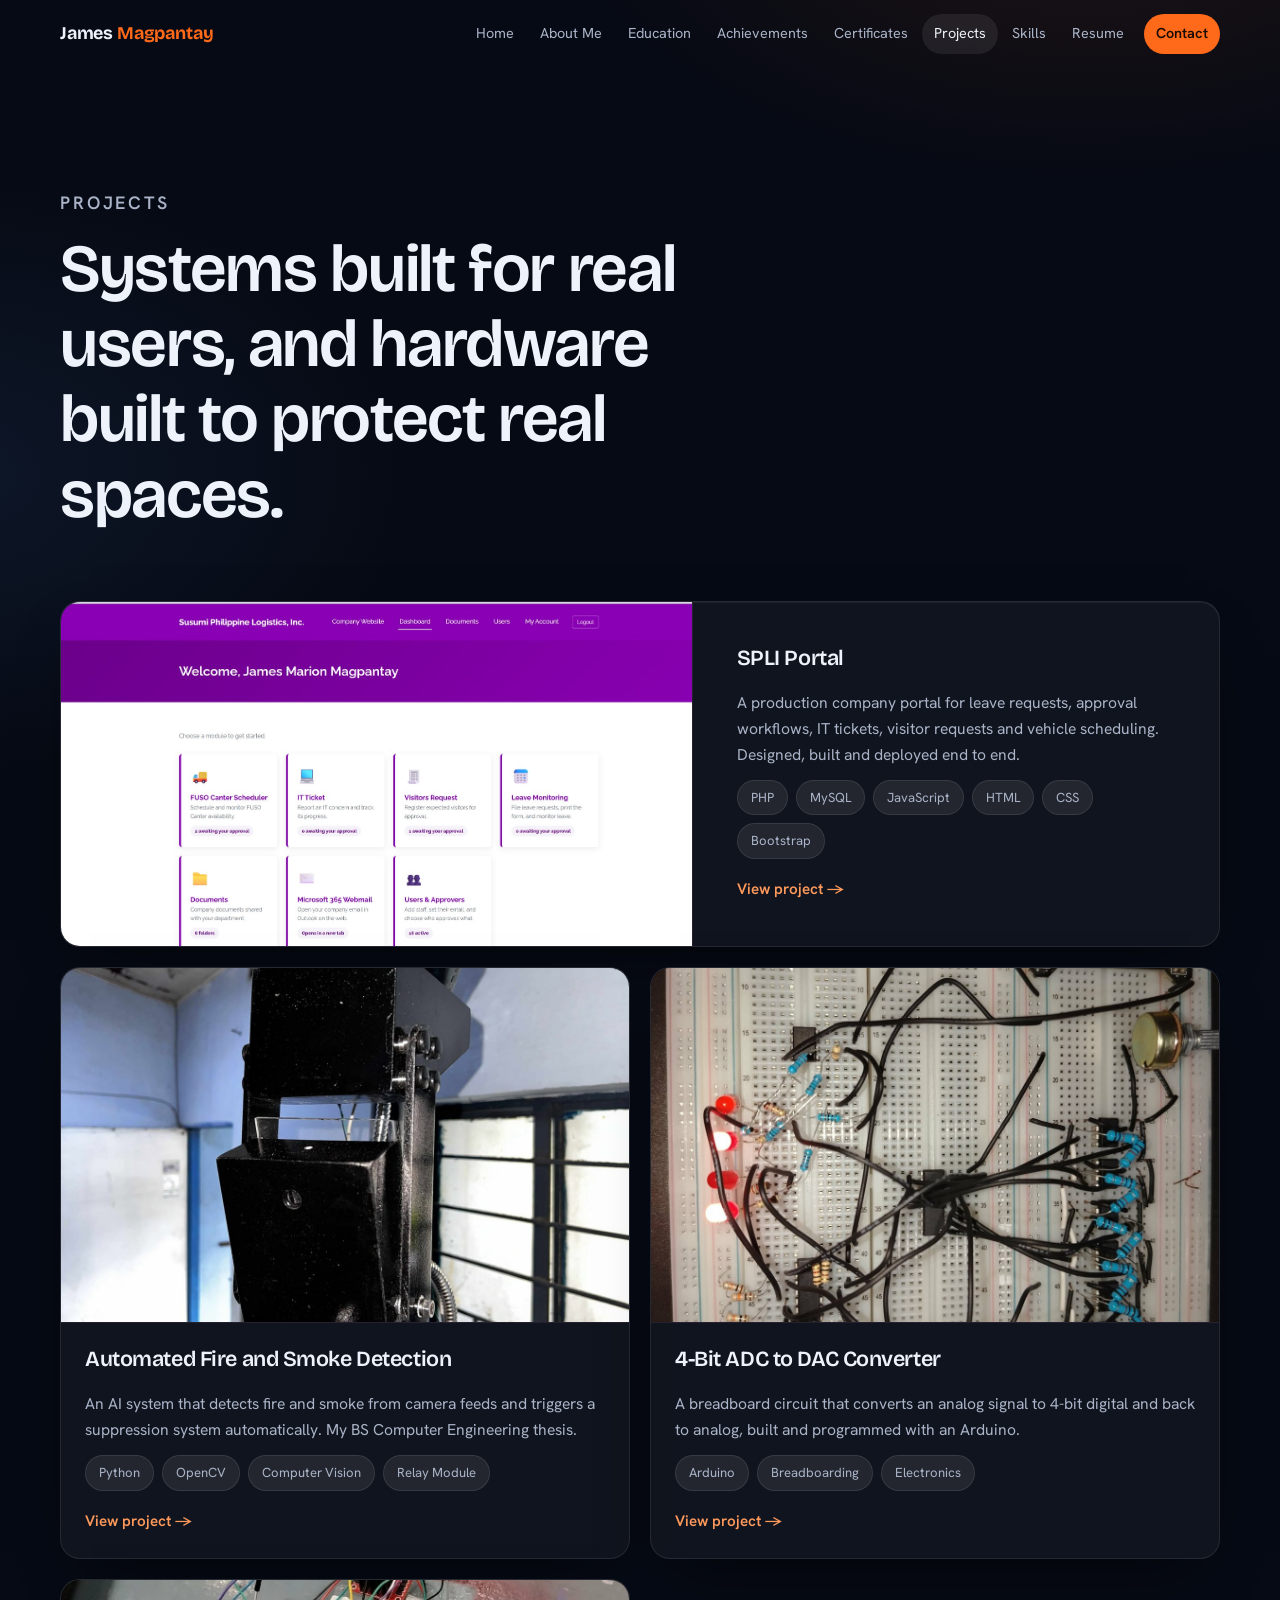
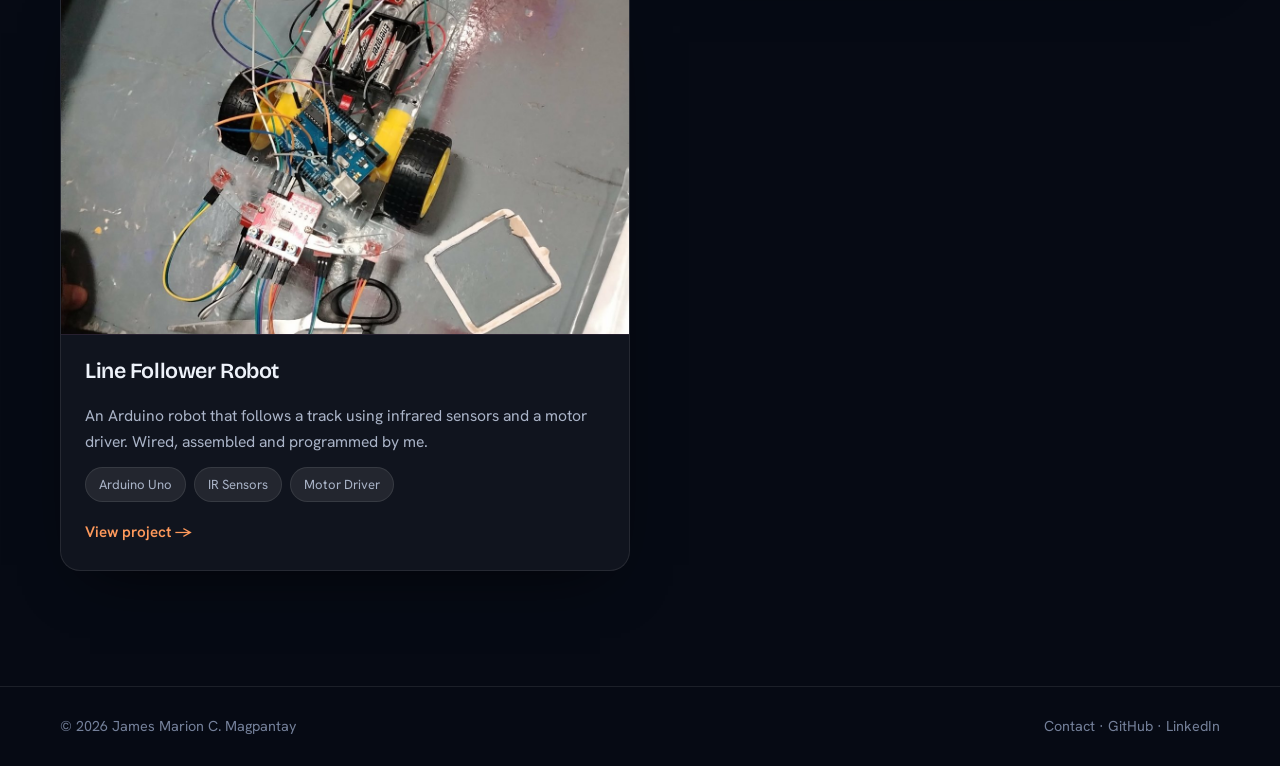
<file: projects.html>
<!doctype html>
<html lang="en">
<head>
<meta charset="utf-8">
<meta name="viewport" content="width=device-width, initial-scale=1">
<title>Projects | James Magpantay</title>
<meta name="description" content="Projects by James Magpantay: the SPLI Portal, an AI fire and smoke detection system, and Arduino projects.">
<meta name="theme-color" content="#060a14">
<meta property="og:title" content="Projects | James Magpantay">
<meta property="og:description" content="Projects by James Magpantay: the SPLI Portal, an AI fire and smoke detection system, and Arduino projects.">
<meta property="og:type" content="website">
<meta property="og:image" content="assets/img/graduation.jpg">
<link rel="icon" href="data:image/svg+xml,%3Csvg xmlns='http://www.w3.org/2000/svg' viewBox='0 0 64 64'%3E%3Crect width='64' height='64' rx='16' fill='%23060a14'/%3E%3Ctext x='32' y='43' font-family='Arial' font-size='30' font-weight='700' text-anchor='middle' fill='%23ff6a1a'%3EJM%3C/text%3E%3C/svg%3E">
<link rel="preconnect" href="https://fonts.googleapis.com">
<link rel="preconnect" href="https://fonts.gstatic.com" crossorigin>
<link href="https://fonts.googleapis.com/css2?family=Bricolage+Grotesque:opsz,wght@12..96,500;12..96,600;12..96,700&family=Hanken+Grotesk:wght@400;500;600&display=swap" rel="stylesheet">
<link rel="stylesheet" href="css/style.css">
</head>
<body>
<a class="skip" href="#main">Skip to content</a>
<header class="nav" id="nav"><div class="nav__inner">
<a class="nav__brand" href="index.html" aria-label="James Magpantay, home">James <b>Magpantay</b></a>
<button class="nav__toggle" id="navToggle" aria-expanded="false" aria-controls="navLinks" aria-label="Open menu"><span></span><span></span></button>
<nav class="nav__links" id="navLinks" aria-label="Primary"><a href="index.html">Home</a><a href="about.html">About Me</a><a href="education.html">Education</a><a href="achievements.html">Achievements</a><a href="certificates.html">Certificates</a><a href="projects.html" aria-current="page">Projects</a><a href="skills.html">Skills</a><a href="resume.html">Resume</a><a class="nav__cta" href="contact.html">Contact</a></nav>
</div></header>
<main id="main">
<section class="page-head"><div class="wrap"><p class="eyebrow rv">Projects</p><h1 class="rv">Systems built for real users, and hardware built to protect real spaces.</h1></div></section><section class="section" style="padding-top:20px"><div class="wrap"><div class="grid grid--2"><a class="card glass pcard rv pcard--flag" href="projects/spli-portal.html"><div class="pcard__img"><img src="assets/img/spli-dashboard.jpg" alt="SPLI Portal preview" loading="lazy" style="object-position:top left"></div><div class="pcard__body"><h3>SPLI Portal</h3><p>A production company portal for leave requests, approval workflows, IT tickets, visitor requests and vehicle scheduling. Designed, built and deployed end to end.</p><div class="chips"><span class="chip">PHP</span><span class="chip">MySQL</span><span class="chip">JavaScript</span><span class="chip">HTML</span><span class="chip">CSS</span><span class="chip">Bootstrap</span></div><span class="pcard__more">View project &rarr;</span></div></a><a class="card glass pcard rv" href="projects/fire-detection.html"><div class="pcard__img"><img src="assets/img/thesis-hardware.jpg" alt="Automated Fire and Smoke Detection preview" loading="lazy" style="object-position:center"></div><div class="pcard__body"><h3>Automated Fire and Smoke Detection</h3><p>An AI system that detects fire and smoke from camera feeds and triggers a suppression system automatically. My BS Computer Engineering thesis.</p><div class="chips"><span class="chip">Python</span><span class="chip">OpenCV</span><span class="chip">Computer Vision</span><span class="chip">Relay Module</span></div><span class="pcard__more">View project &rarr;</span></div></a><a class="card glass pcard rv" href="projects/academic-projects.html#adc-dac"><div class="pcard__img"><img src="assets/img/adc-dac.jpg" alt="4-Bit ADC to DAC Converter preview" loading="lazy" style="object-position:center"></div><div class="pcard__body"><h3>4-Bit ADC to DAC Converter</h3><p>A breadboard circuit that converts an analog signal to 4-bit digital and back to analog, built and programmed with an Arduino.</p><div class="chips"><span class="chip">Arduino</span><span class="chip">Breadboarding</span><span class="chip">Electronics</span></div><span class="pcard__more">View project &rarr;</span></div></a><a class="card glass pcard rv" href="projects/academic-projects.html#line-follower"><div class="pcard__img"><img src="assets/img/line-follower.jpg" alt="Line Follower Robot preview" loading="lazy" style="object-position:center"></div><div class="pcard__body"><h3>Line Follower Robot</h3><p>An Arduino robot that follows a track using infrared sensors and a motor driver. Wired, assembled and programmed by me.</p><div class="chips"><span class="chip">Arduino Uno</span><span class="chip">IR Sensors</span><span class="chip">Motor Driver</span></div><span class="pcard__more">View project &rarr;</span></div></a></div></div></section>
</main>
<footer class="footer"><div class="wrap footer__inner">
<span>&copy; 2026 James Marion C. Magpantay</span>
<span><a href="contact.html">Contact</a> &middot; <a href="https://github.com/magpantayjames2-ux" target="_blank" rel="noopener">GitHub</a> &middot; <a href="https://www.linkedin.com/in/james-marion-magpantay-127573398/" target="_blank" rel="noopener">LinkedIn</a></span>
</div></footer>
<div class="lightbox" id="lightbox" role="dialog" aria-modal="true" aria-label="Image viewer" aria-hidden="true">
<button id="lbClose" type="button">Close</button>
<figure><img id="lbImg" alt=""><figcaption id="lbCap"></figcaption></figure>
</div>
<script src="js/main.js"></script>
</body>
</html>
</file>
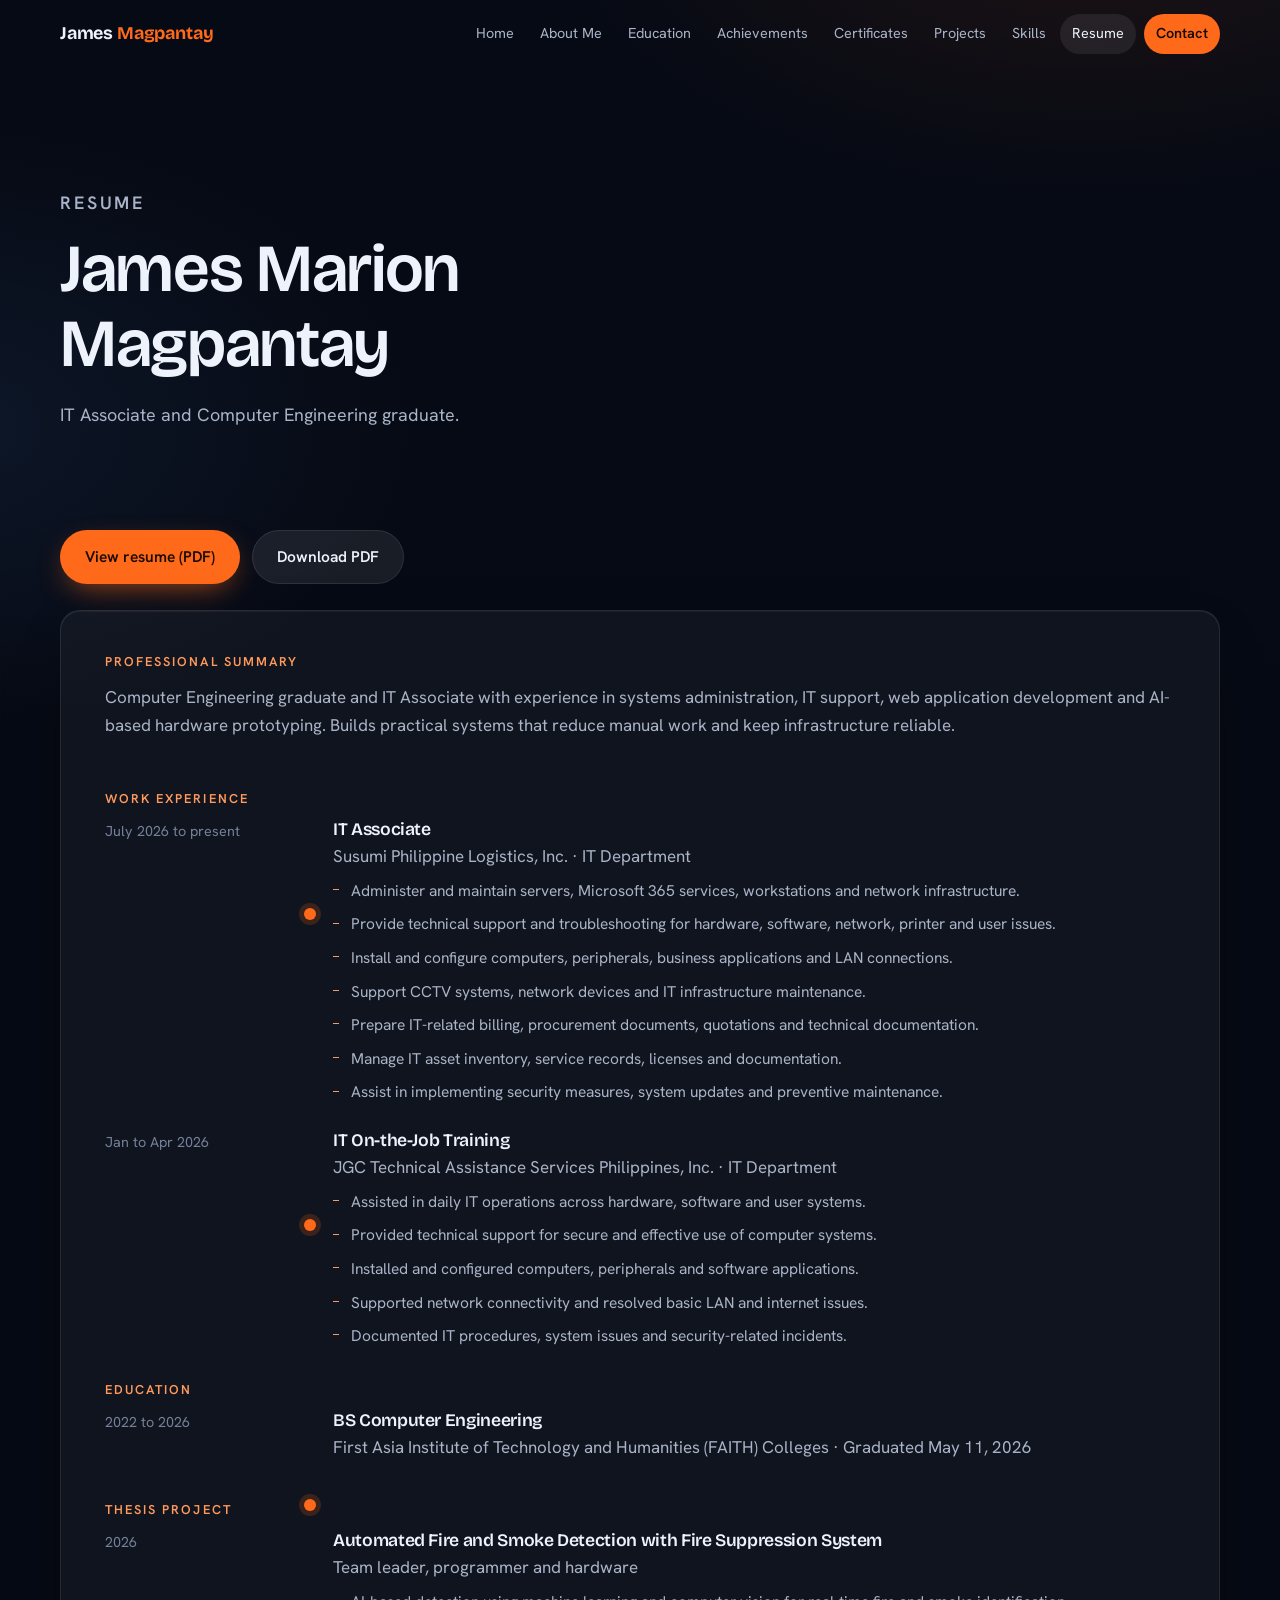
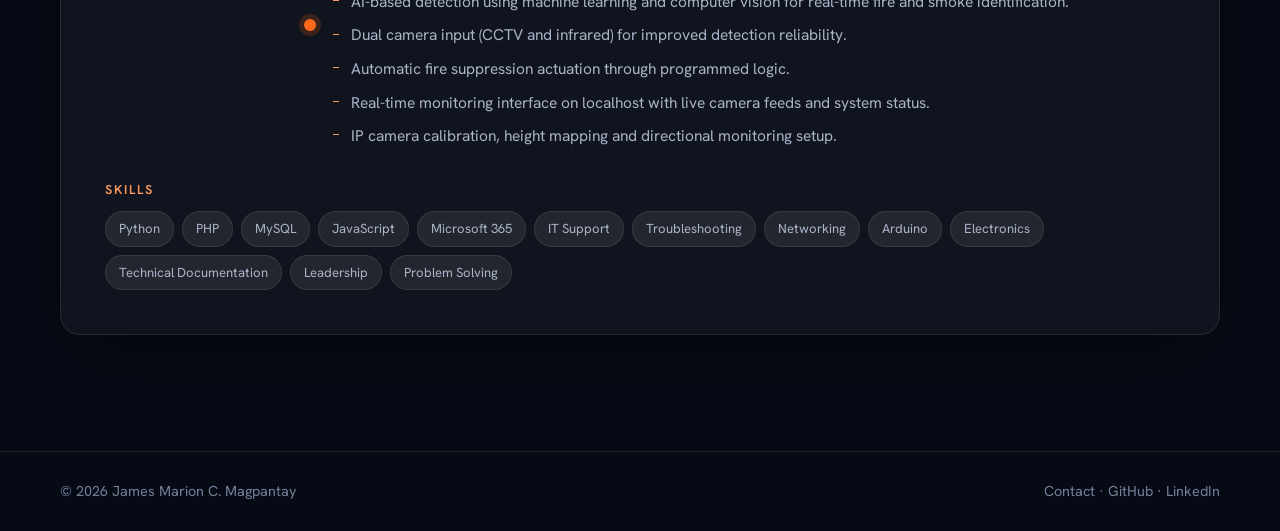
<file: resume.html>
<!doctype html>
<html lang="en">
<head>
<meta charset="utf-8">
<meta name="viewport" content="width=device-width, initial-scale=1">
<title>Resume | James Magpantay</title>
<meta name="description" content="Resume of James Marion Magpantay: IT Associate, BS Computer Engineering graduate. View online or download as PDF.">
<meta name="theme-color" content="#060a14">
<meta property="og:title" content="Resume | James Magpantay">
<meta property="og:description" content="Resume of James Marion Magpantay: IT Associate, BS Computer Engineering graduate. View online or download as PDF.">
<meta property="og:type" content="website">
<meta property="og:image" content="assets/img/graduation.jpg">
<link rel="icon" href="data:image/svg+xml,%3Csvg xmlns='http://www.w3.org/2000/svg' viewBox='0 0 64 64'%3E%3Crect width='64' height='64' rx='16' fill='%23060a14'/%3E%3Ctext x='32' y='43' font-family='Arial' font-size='30' font-weight='700' text-anchor='middle' fill='%23ff6a1a'%3EJM%3C/text%3E%3C/svg%3E">
<link rel="preconnect" href="https://fonts.googleapis.com">
<link rel="preconnect" href="https://fonts.gstatic.com" crossorigin>
<link href="https://fonts.googleapis.com/css2?family=Bricolage+Grotesque:opsz,wght@12..96,500;12..96,600;12..96,700&family=Hanken+Grotesk:wght@400;500;600&display=swap" rel="stylesheet">
<link rel="stylesheet" href="css/style.css">
</head>
<body>
<a class="skip" href="#main">Skip to content</a>
<header class="nav" id="nav"><div class="nav__inner">
<a class="nav__brand" href="index.html" aria-label="James Magpantay, home">James <b>Magpantay</b></a>
<button class="nav__toggle" id="navToggle" aria-expanded="false" aria-controls="navLinks" aria-label="Open menu"><span></span><span></span></button>
<nav class="nav__links" id="navLinks" aria-label="Primary"><a href="index.html">Home</a><a href="about.html">About Me</a><a href="education.html">Education</a><a href="achievements.html">Achievements</a><a href="certificates.html">Certificates</a><a href="projects.html">Projects</a><a href="skills.html">Skills</a><a href="resume.html" aria-current="page">Resume</a><a class="nav__cta" href="contact.html">Contact</a></nav>
</div></header>
<main id="main">
<section class="page-head"><div class="wrap"><p class="eyebrow rv">Resume</p><h1 class="rv">James Marion Magpantay</h1><p class="rv">IT Associate and Computer Engineering graduate.</p></div></section><section class="section" style="padding-top:20px"><div class="wrap">
<div class="hero__actions rv" style="margin-bottom:26px"><a class="btn btn--primary" href="assets/resume/James-Magpantay-Resume.pdf" target="_blank" rel="noopener">View resume (PDF)</a><a class="btn btn--glass" href="assets/resume/James-Magpantay-Resume.pdf" download>Download PDF</a></div>
<div class="resume glass rv">
<div><h3>Professional summary</h3><div class="prose"><p style="max-width:none">Computer Engineering graduate and IT Associate with experience in systems administration, IT support, web application development and AI-based hardware prototyping. Builds practical systems that reduce manual work and keep infrastructure reliable.</p></div></div>
<div><h3>Work experience</h3><div class="rgroup">
<div class="rrow"><div class="rrow__when">July 2026 to present</div><div><h4>IT Associate</h4><p class="org">Susumi Philippine Logistics, Inc. &middot; IT Department</p><ul class="tl__item" style="padding:0;border:0;background:none;box-shadow:none;display:grid;gap:8px;list-style:none"><li>Administer and maintain servers, Microsoft 365 services, workstations and network infrastructure.</li><li>Provide technical support and troubleshooting for hardware, software, network, printer and user issues.</li><li>Install and configure computers, peripherals, business applications and LAN connections.</li><li>Support CCTV systems, network devices and IT infrastructure maintenance.</li><li>Prepare IT-related billing, procurement documents, quotations and technical documentation.</li><li>Manage IT asset inventory, service records, licenses and documentation.</li><li>Assist in implementing security measures, system updates and preventive maintenance.</li></ul></div></div>
<div class="rrow"><div class="rrow__when">Jan to Apr 2026</div><div><h4>IT On-the-Job Training</h4><p class="org">JGC Technical Assistance Services Philippines, Inc. &middot; IT Department</p><ul class="tl__item" style="padding:0;border:0;background:none;box-shadow:none;display:grid;gap:8px;list-style:none"><li>Assisted in daily IT operations across hardware, software and user systems.</li><li>Provided technical support for secure and effective use of computer systems.</li><li>Installed and configured computers, peripherals and software applications.</li><li>Supported network connectivity and resolved basic LAN and internet issues.</li><li>Documented IT procedures, system issues and security-related incidents.</li></ul></div></div>
</div></div>
<div><h3>Education</h3><div class="rrow"><div class="rrow__when">2022 to 2026</div><div><h4>BS Computer Engineering</h4><p class="org">First Asia Institute of Technology and Humanities (FAITH) Colleges &middot; Graduated May 11, 2026</p><ul class="tl__item" style="padding:0;border:0;background:none;box-shadow:none;display:grid;gap:8px;list-style:none"></ul></div></div></div>
<div><h3>Thesis project</h3><div class="rrow"><div class="rrow__when">2026</div><div><h4>Automated Fire and Smoke Detection with Fire Suppression System</h4><p class="org">Team leader, programmer and hardware</p><ul class="tl__item" style="padding:0;border:0;background:none;box-shadow:none;display:grid;gap:8px;list-style:none"><li>AI-based detection using machine learning and computer vision for real-time fire and smoke identification.</li><li>Dual camera input (CCTV and infrared) for improved detection reliability.</li><li>Automatic fire suppression actuation through programmed logic.</li><li>Real-time monitoring interface on localhost with live camera feeds and system status.</li><li>IP camera calibration, height mapping and directional monitoring setup.</li></ul></div></div></div>
<div><h3>Skills</h3><div class="chips"><span class="chip">Python</span><span class="chip">PHP</span><span class="chip">MySQL</span><span class="chip">JavaScript</span><span class="chip">Microsoft 365</span><span class="chip">IT Support</span><span class="chip">Troubleshooting</span><span class="chip">Networking</span><span class="chip">Arduino</span><span class="chip">Electronics</span><span class="chip">Technical Documentation</span><span class="chip">Leadership</span><span class="chip">Problem Solving</span></div></div>
</div></div></section>
</main>
<footer class="footer"><div class="wrap footer__inner">
<span>&copy; 2026 James Marion C. Magpantay</span>
<span><a href="contact.html">Contact</a> &middot; <a href="https://github.com/magpantayjames2-ux" target="_blank" rel="noopener">GitHub</a> &middot; <a href="https://www.linkedin.com/in/james-marion-magpantay-127573398/" target="_blank" rel="noopener">LinkedIn</a></span>
</div></footer>
<div class="lightbox" id="lightbox" role="dialog" aria-modal="true" aria-label="Image viewer" aria-hidden="true">
<button id="lbClose" type="button">Close</button>
<figure><img id="lbImg" alt=""><figcaption id="lbCap"></figcaption></figure>
</div>
<script src="js/main.js"></script>
</body>
</html>
</file>
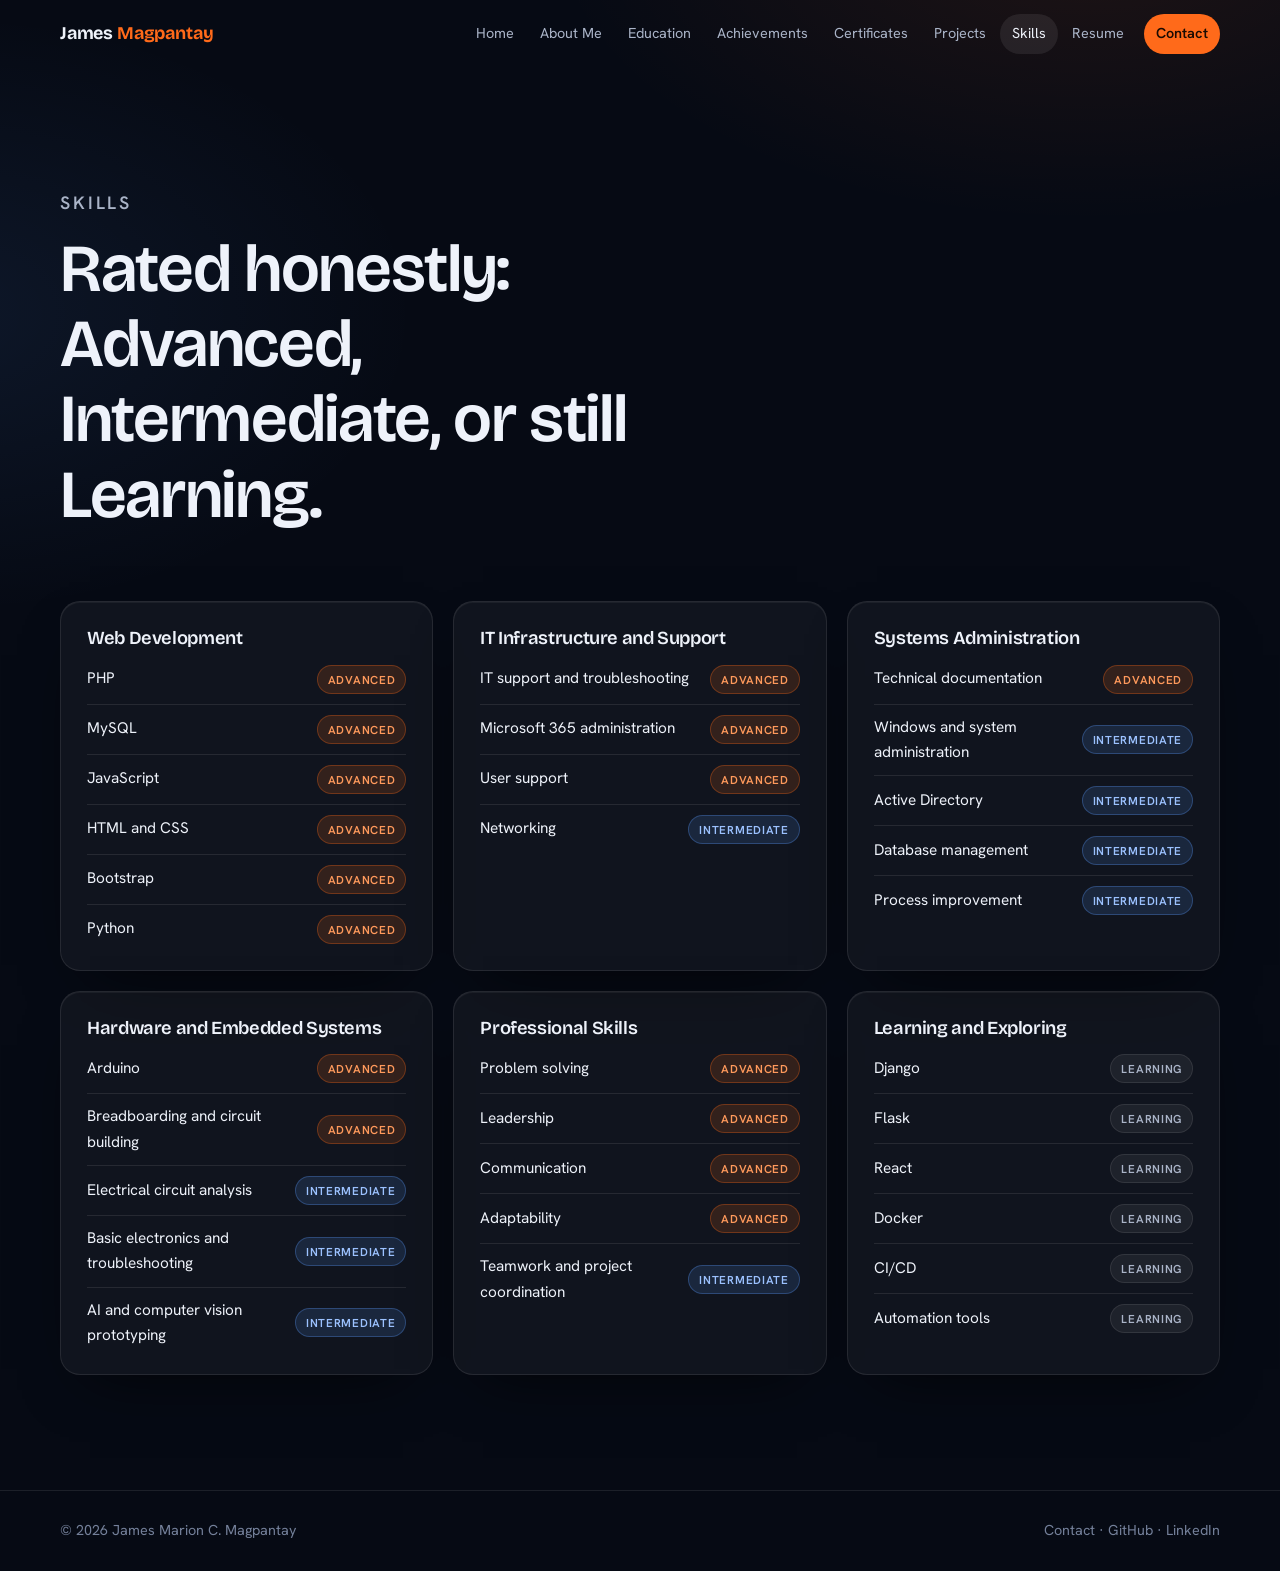
<file: skills.html>
<!doctype html>
<html lang="en">
<head>
<meta charset="utf-8">
<meta name="viewport" content="width=device-width, initial-scale=1">
<title>Skills | James Magpantay</title>
<meta name="description" content="Skills of James Magpantay across web development, IT support, systems administration, hardware and embedded systems.">
<meta name="theme-color" content="#060a14">
<meta property="og:title" content="Skills | James Magpantay">
<meta property="og:description" content="Skills of James Magpantay across web development, IT support, systems administration, hardware and embedded systems.">
<meta property="og:type" content="website">
<meta property="og:image" content="assets/img/graduation.jpg">
<link rel="icon" href="data:image/svg+xml,%3Csvg xmlns='http://www.w3.org/2000/svg' viewBox='0 0 64 64'%3E%3Crect width='64' height='64' rx='16' fill='%23060a14'/%3E%3Ctext x='32' y='43' font-family='Arial' font-size='30' font-weight='700' text-anchor='middle' fill='%23ff6a1a'%3EJM%3C/text%3E%3C/svg%3E">
<link rel="preconnect" href="https://fonts.googleapis.com">
<link rel="preconnect" href="https://fonts.gstatic.com" crossorigin>
<link href="https://fonts.googleapis.com/css2?family=Bricolage+Grotesque:opsz,wght@12..96,500;12..96,600;12..96,700&family=Hanken+Grotesk:wght@400;500;600&display=swap" rel="stylesheet">
<link rel="stylesheet" href="css/style.css">
</head>
<body>
<a class="skip" href="#main">Skip to content</a>
<header class="nav" id="nav"><div class="nav__inner">
<a class="nav__brand" href="index.html" aria-label="James Magpantay, home">James <b>Magpantay</b></a>
<button class="nav__toggle" id="navToggle" aria-expanded="false" aria-controls="navLinks" aria-label="Open menu"><span></span><span></span></button>
<nav class="nav__links" id="navLinks" aria-label="Primary"><a href="index.html">Home</a><a href="about.html">About Me</a><a href="education.html">Education</a><a href="achievements.html">Achievements</a><a href="certificates.html">Certificates</a><a href="projects.html">Projects</a><a href="skills.html" aria-current="page">Skills</a><a href="resume.html">Resume</a><a class="nav__cta" href="contact.html">Contact</a></nav>
</div></header>
<main id="main">
<section class="page-head"><div class="wrap"><p class="eyebrow rv">Skills</p><h1 class="rv">Rated honestly: Advanced, Intermediate, or still Learning.</h1></div></section><section class="section" style="padding-top:20px"><div class="wrap"><div class="grid grid--3"><div class="card glass skill rv"><h3>Web Development</h3><ul><li><span>PHP</span><span class="lvl lvl--a">Advanced</span></li><li><span>MySQL</span><span class="lvl lvl--a">Advanced</span></li><li><span>JavaScript</span><span class="lvl lvl--a">Advanced</span></li><li><span>HTML and CSS</span><span class="lvl lvl--a">Advanced</span></li><li><span>Bootstrap</span><span class="lvl lvl--a">Advanced</span></li><li><span>Python</span><span class="lvl lvl--a">Advanced</span></li></ul></div><div class="card glass skill rv"><h3>IT Infrastructure and Support</h3><ul><li><span>IT support and troubleshooting</span><span class="lvl lvl--a">Advanced</span></li><li><span>Microsoft 365 administration</span><span class="lvl lvl--a">Advanced</span></li><li><span>User support</span><span class="lvl lvl--a">Advanced</span></li><li><span>Networking</span><span class="lvl lvl--i">Intermediate</span></li></ul></div><div class="card glass skill rv"><h3>Systems Administration</h3><ul><li><span>Technical documentation</span><span class="lvl lvl--a">Advanced</span></li><li><span>Windows and system administration</span><span class="lvl lvl--i">Intermediate</span></li><li><span>Active Directory</span><span class="lvl lvl--i">Intermediate</span></li><li><span>Database management</span><span class="lvl lvl--i">Intermediate</span></li><li><span>Process improvement</span><span class="lvl lvl--i">Intermediate</span></li></ul></div><div class="card glass skill rv"><h3>Hardware and Embedded Systems</h3><ul><li><span>Arduino</span><span class="lvl lvl--a">Advanced</span></li><li><span>Breadboarding and circuit building</span><span class="lvl lvl--a">Advanced</span></li><li><span>Electrical circuit analysis</span><span class="lvl lvl--i">Intermediate</span></li><li><span>Basic electronics and troubleshooting</span><span class="lvl lvl--i">Intermediate</span></li><li><span>AI and computer vision prototyping</span><span class="lvl lvl--i">Intermediate</span></li></ul></div><div class="card glass skill rv"><h3>Professional Skills</h3><ul><li><span>Problem solving</span><span class="lvl lvl--a">Advanced</span></li><li><span>Leadership</span><span class="lvl lvl--a">Advanced</span></li><li><span>Communication</span><span class="lvl lvl--a">Advanced</span></li><li><span>Adaptability</span><span class="lvl lvl--a">Advanced</span></li><li><span>Teamwork and project coordination</span><span class="lvl lvl--i">Intermediate</span></li></ul></div><div class="card glass skill rv"><h3>Learning and Exploring</h3><ul><li><span>Django</span><span class="lvl lvl--l">Learning</span></li><li><span>Flask</span><span class="lvl lvl--l">Learning</span></li><li><span>React</span><span class="lvl lvl--l">Learning</span></li><li><span>Docker</span><span class="lvl lvl--l">Learning</span></li><li><span>CI/CD</span><span class="lvl lvl--l">Learning</span></li><li><span>Automation tools</span><span class="lvl lvl--l">Learning</span></li></ul></div></div></div></section>
</main>
<footer class="footer"><div class="wrap footer__inner">
<span>&copy; 2026 James Marion C. Magpantay</span>
<span><a href="contact.html">Contact</a> &middot; <a href="https://github.com/magpantayjames2-ux" target="_blank" rel="noopener">GitHub</a> &middot; <a href="https://www.linkedin.com/in/james-marion-magpantay-127573398/" target="_blank" rel="noopener">LinkedIn</a></span>
</div></footer>
<div class="lightbox" id="lightbox" role="dialog" aria-modal="true" aria-label="Image viewer" aria-hidden="true">
<button id="lbClose" type="button">Close</button>
<figure><img id="lbImg" alt=""><figcaption id="lbCap"></figcaption></figure>
</div>
<script src="js/main.js"></script>
</body>
</html>
</file>
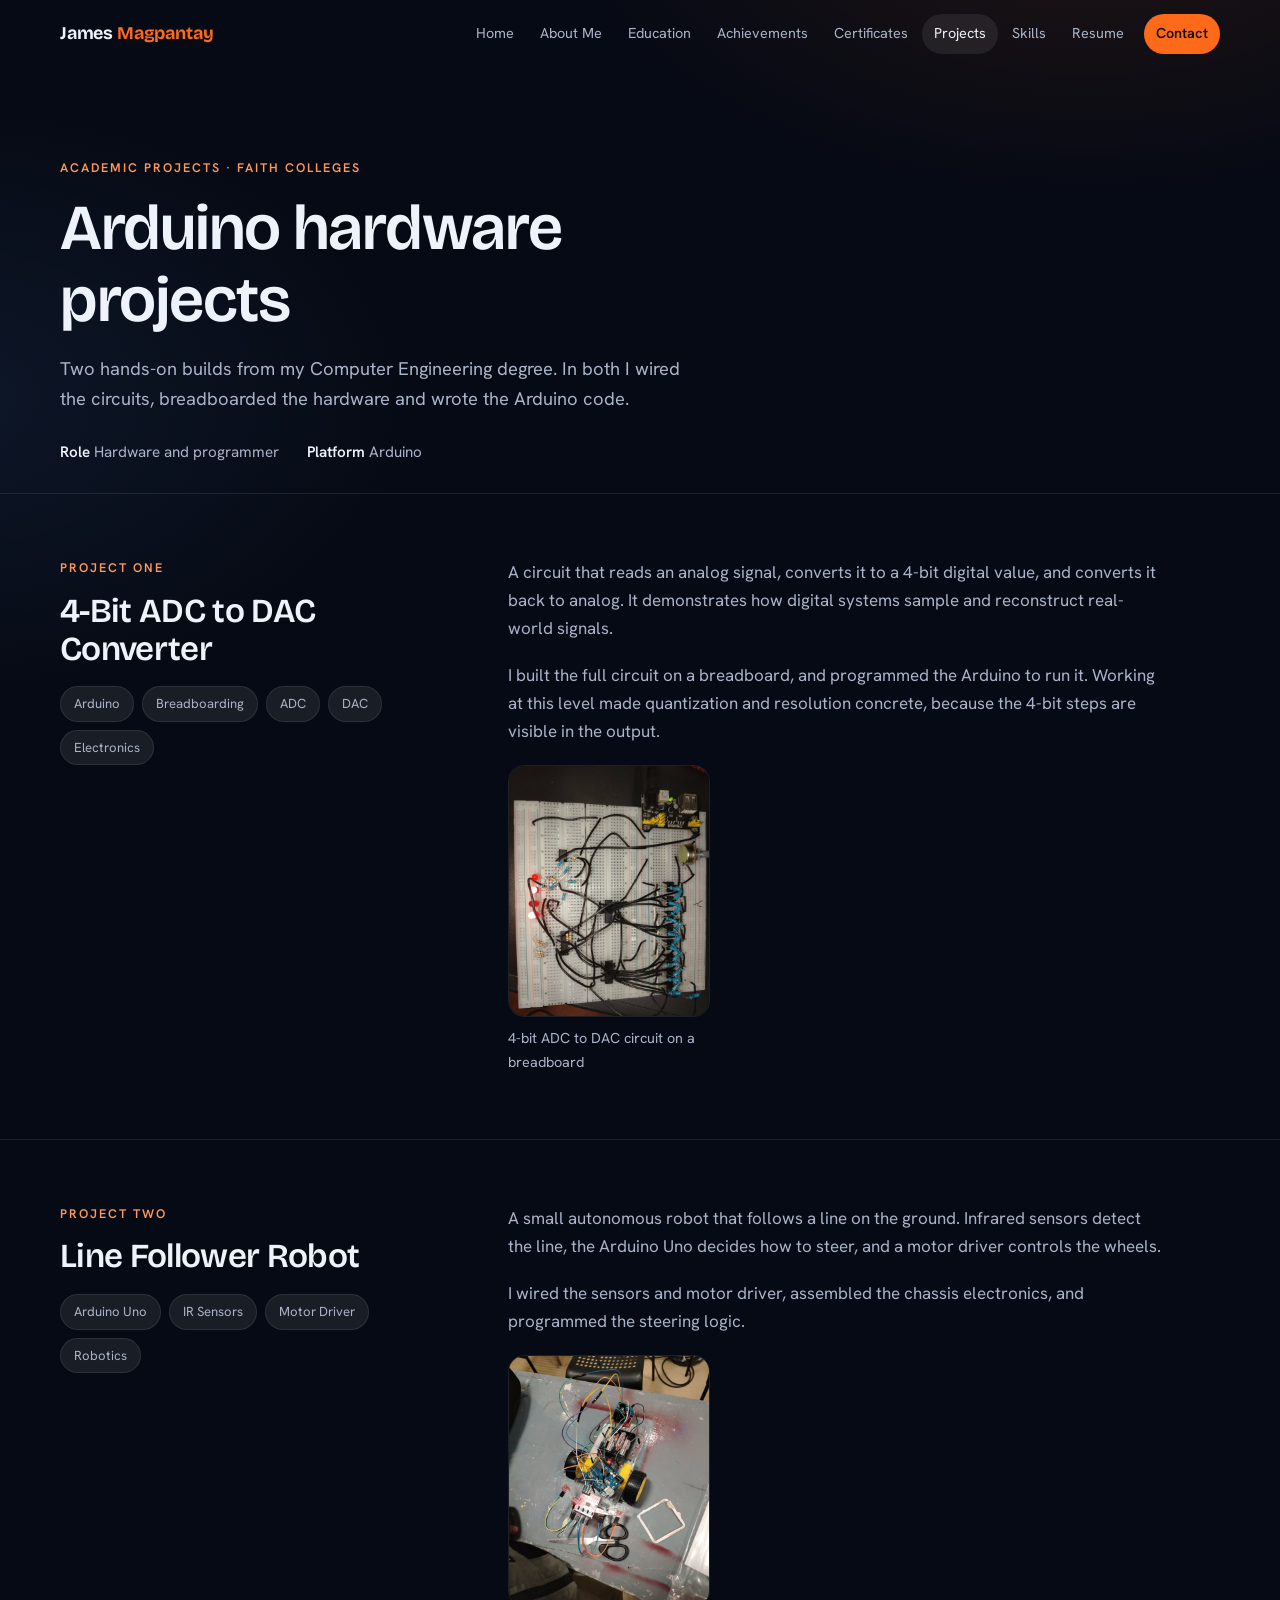
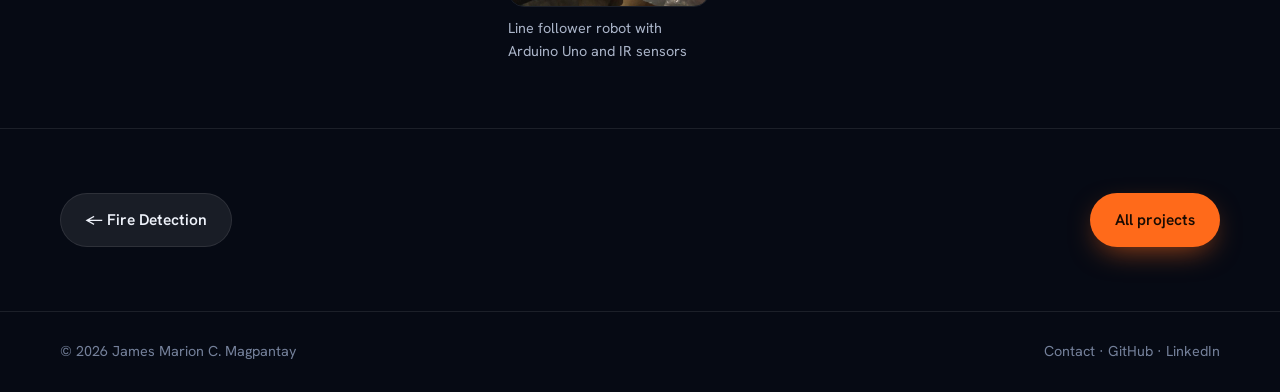
<file: projects/academic-projects.html>
<!doctype html>
<html lang="en">
<head>
<meta charset="utf-8">
<meta name="viewport" content="width=device-width, initial-scale=1">
<title>Arduino Projects | James Magpantay</title>
<meta name="description" content="Academic Arduino projects by James Magpantay: a 4-bit ADC to DAC converter and a line follower robot.">
<meta name="theme-color" content="#060a14">
<meta property="og:title" content="Arduino Projects | James Magpantay">
<meta property="og:description" content="Academic Arduino projects by James Magpantay: a 4-bit ADC to DAC converter and a line follower robot.">
<meta property="og:type" content="website">
<meta property="og:image" content="../assets/img/line-follower.jpg">
<link rel="icon" href="data:image/svg+xml,%3Csvg xmlns='http://www.w3.org/2000/svg' viewBox='0 0 64 64'%3E%3Crect width='64' height='64' rx='16' fill='%23060a14'/%3E%3Ctext x='32' y='43' font-family='Arial' font-size='30' font-weight='700' text-anchor='middle' fill='%23ff6a1a'%3EJM%3C/text%3E%3C/svg%3E">
<link rel="preconnect" href="https://fonts.googleapis.com">
<link rel="preconnect" href="https://fonts.gstatic.com" crossorigin>
<link href="https://fonts.googleapis.com/css2?family=Bricolage+Grotesque:opsz,wght@12..96,500;12..96,600;12..96,700&family=Hanken+Grotesk:wght@400;500;600&display=swap" rel="stylesheet">
<link rel="stylesheet" href="../css/style.css">
</head>
<body>
<a class="skip" href="#main">Skip to content</a>
<header class="nav" id="nav"><div class="nav__inner">
<a class="nav__brand" href="../index.html" aria-label="James Magpantay, home">James <b>Magpantay</b></a>
<button class="nav__toggle" id="navToggle" aria-expanded="false" aria-controls="navLinks" aria-label="Open menu"><span></span><span></span></button>
<nav class="nav__links" id="navLinks" aria-label="Primary"><a href="../index.html">Home</a><a href="../about.html">About Me</a><a href="../education.html">Education</a><a href="../achievements.html">Achievements</a><a href="../certificates.html">Certificates</a><a href="../projects.html" aria-current="page">Projects</a><a href="../skills.html">Skills</a><a href="../resume.html">Resume</a><a class="nav__cta" href="../contact.html">Contact</a></nav>
</div></header>
<main id="main">
<section class="phero"><div class="wrap">
<p class="eyebrow rv">Academic projects &middot; FAITH Colleges</p><h1 class="rv">Arduino hardware projects</h1>
<p class="lead rv">Two hands-on builds from my Computer Engineering degree. In both I wired the circuits, breadboarded the hardware and wrote the Arduino code.</p>
<div class="phero__meta rv"><span><b>Role</b> Hardware and programmer</span><span><b>Platform</b> Arduino</span></div>
</div></section>
<section class="block" id="adc-dac"><div class="wrap two">
<div class="rv"><p class="eyebrow">Project one</p><h2>4-Bit ADC to DAC Converter</h2><div style="margin-top:14px"><div class="chips"><span class="chip">Arduino</span><span class="chip">Breadboarding</span><span class="chip">ADC</span><span class="chip">DAC</span><span class="chip">Electronics</span></div></div></div>
<div class="rv"><div class="prose"><p>A circuit that reads an analog signal, converts it to a 4-bit digital value, and converts it back to analog. It demonstrates how digital systems sample and reconstruct real-world signals.</p><p>I built the full circuit on a breadboard, and programmed the Arduino to run it. Working at this level made quantization and resolution concrete, because the 4-bit steps are visible in the output.</p></div>
<div class="photos photos--2" style="margin-top:20px;max-width:420px"><figure class="photo rv"><button type="button" data-zoom="../assets/img/adc-dac.jpg" data-cap="4-bit ADC to DAC circuit on a breadboard" aria-label="View larger: 4-bit ADC to DAC circuit on a breadboard"><img src="../assets/img/adc-dac.jpg" alt="4-bit ADC to DAC circuit on a breadboard" loading="lazy"></button><figcaption>4-bit ADC to DAC circuit on a breadboard</figcaption></figure></div></div>
</div></section>
<section class="block" id="line-follower"><div class="wrap two">
<div class="rv"><p class="eyebrow">Project two</p><h2>Line Follower Robot</h2><div style="margin-top:14px"><div class="chips"><span class="chip">Arduino Uno</span><span class="chip">IR Sensors</span><span class="chip">Motor Driver</span><span class="chip">Robotics</span></div></div></div>
<div class="rv"><div class="prose"><p>A small autonomous robot that follows a line on the ground. Infrared sensors detect the line, the Arduino Uno decides how to steer, and a motor driver controls the wheels.</p><p>I wired the sensors and motor driver, assembled the chassis electronics, and programmed the steering logic.</p></div>
<div class="photos photos--2" style="margin-top:20px;max-width:420px"><figure class="photo rv"><button type="button" data-zoom="../assets/img/line-follower.jpg" data-cap="Line follower robot with Arduino Uno and IR sensors" aria-label="View larger: Line follower robot with Arduino Uno and IR sensors"><img src="../assets/img/line-follower.jpg" alt="Line follower robot with Arduino Uno and IR sensors" loading="lazy"></button><figcaption>Line follower robot with Arduino Uno and IR sensors</figcaption></figure></div></div>
</div></section>
<section class="block"><div class="wrap pnav"><a class="btn btn--glass" href="fire-detection.html">&larr; Fire Detection</a><a class="btn btn--primary" href="../projects.html">All projects</a></div></section>
</main>
<footer class="footer"><div class="wrap footer__inner">
<span>&copy; 2026 James Marion C. Magpantay</span>
<span><a href="../contact.html">Contact</a> &middot; <a href="https://github.com/magpantayjames2-ux" target="_blank" rel="noopener">GitHub</a> &middot; <a href="https://www.linkedin.com/in/james-marion-magpantay-127573398/" target="_blank" rel="noopener">LinkedIn</a></span>
</div></footer>
<div class="lightbox" id="lightbox" role="dialog" aria-modal="true" aria-label="Image viewer" aria-hidden="true">
<button id="lbClose" type="button">Close</button>
<figure><img id="lbImg" alt=""><figcaption id="lbCap"></figcaption></figure>
</div>
<script src="../js/main.js"></script>
</body>
</html>
</file>
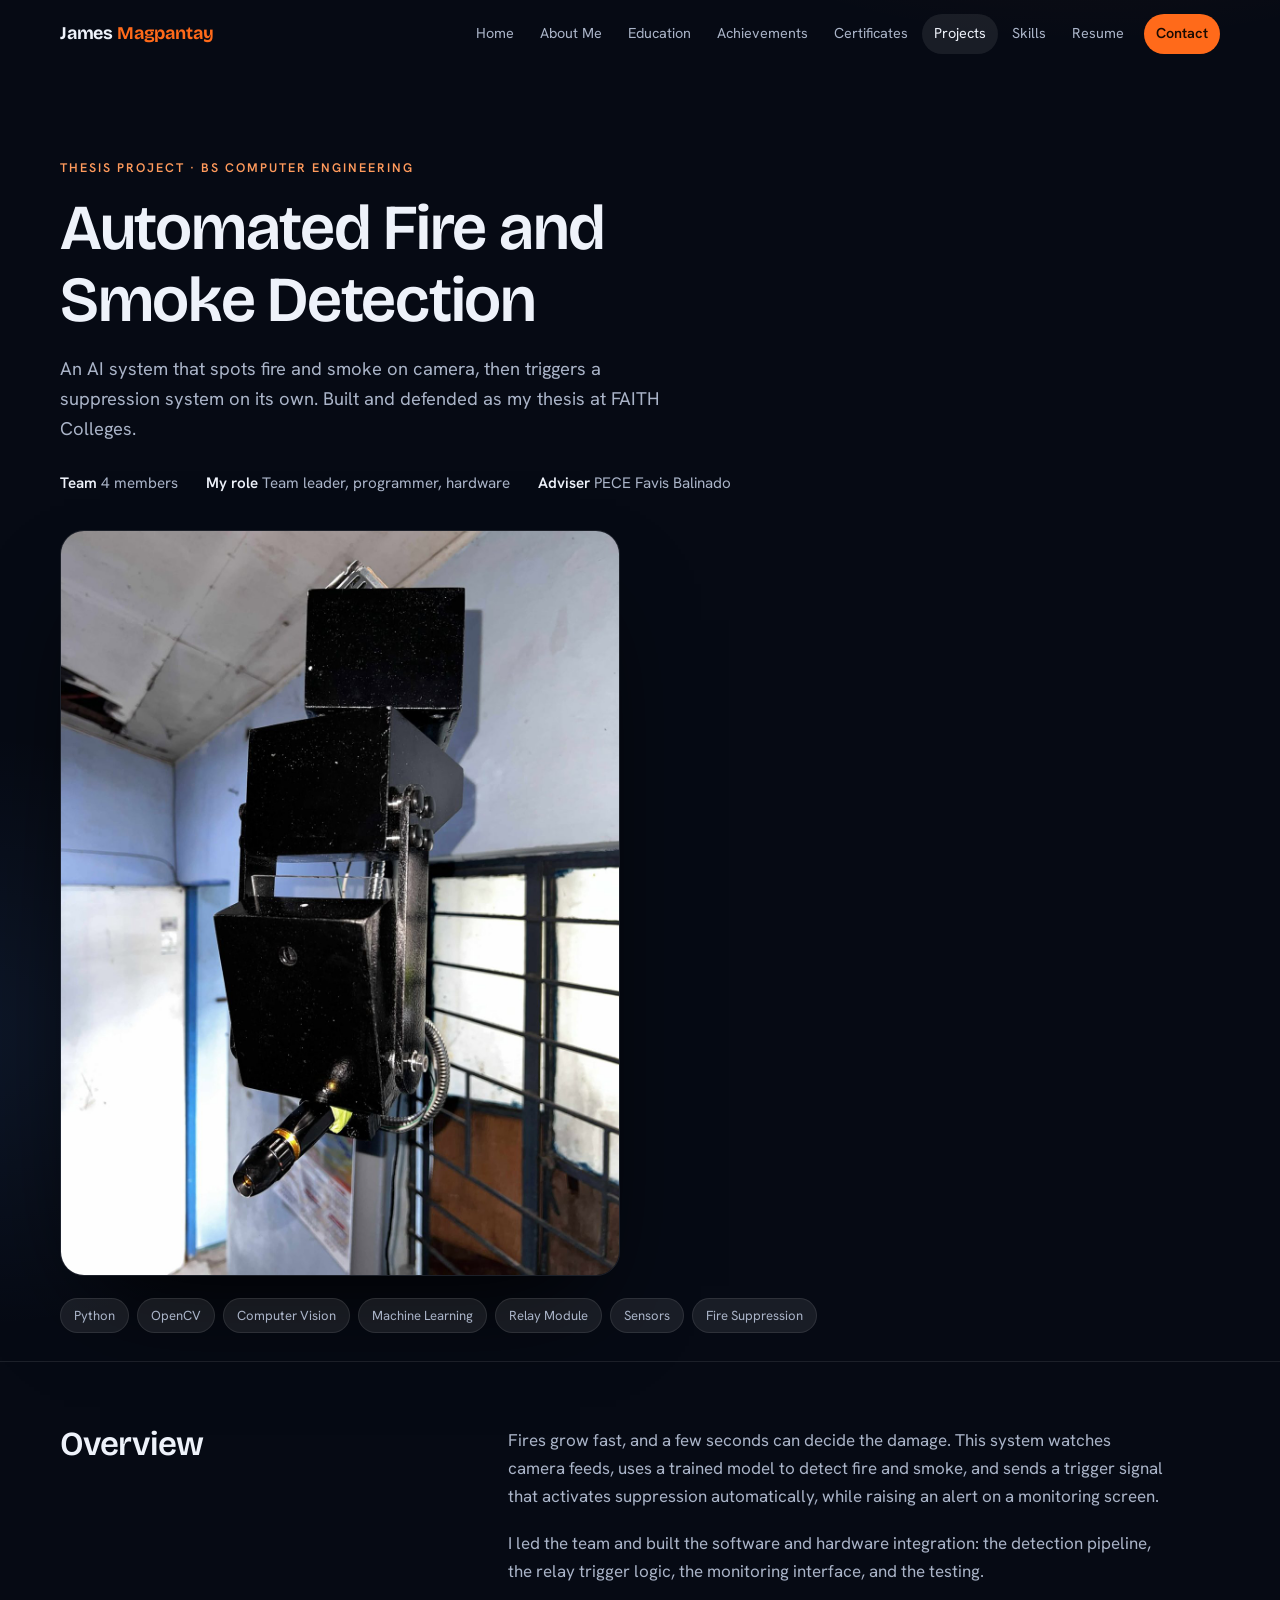
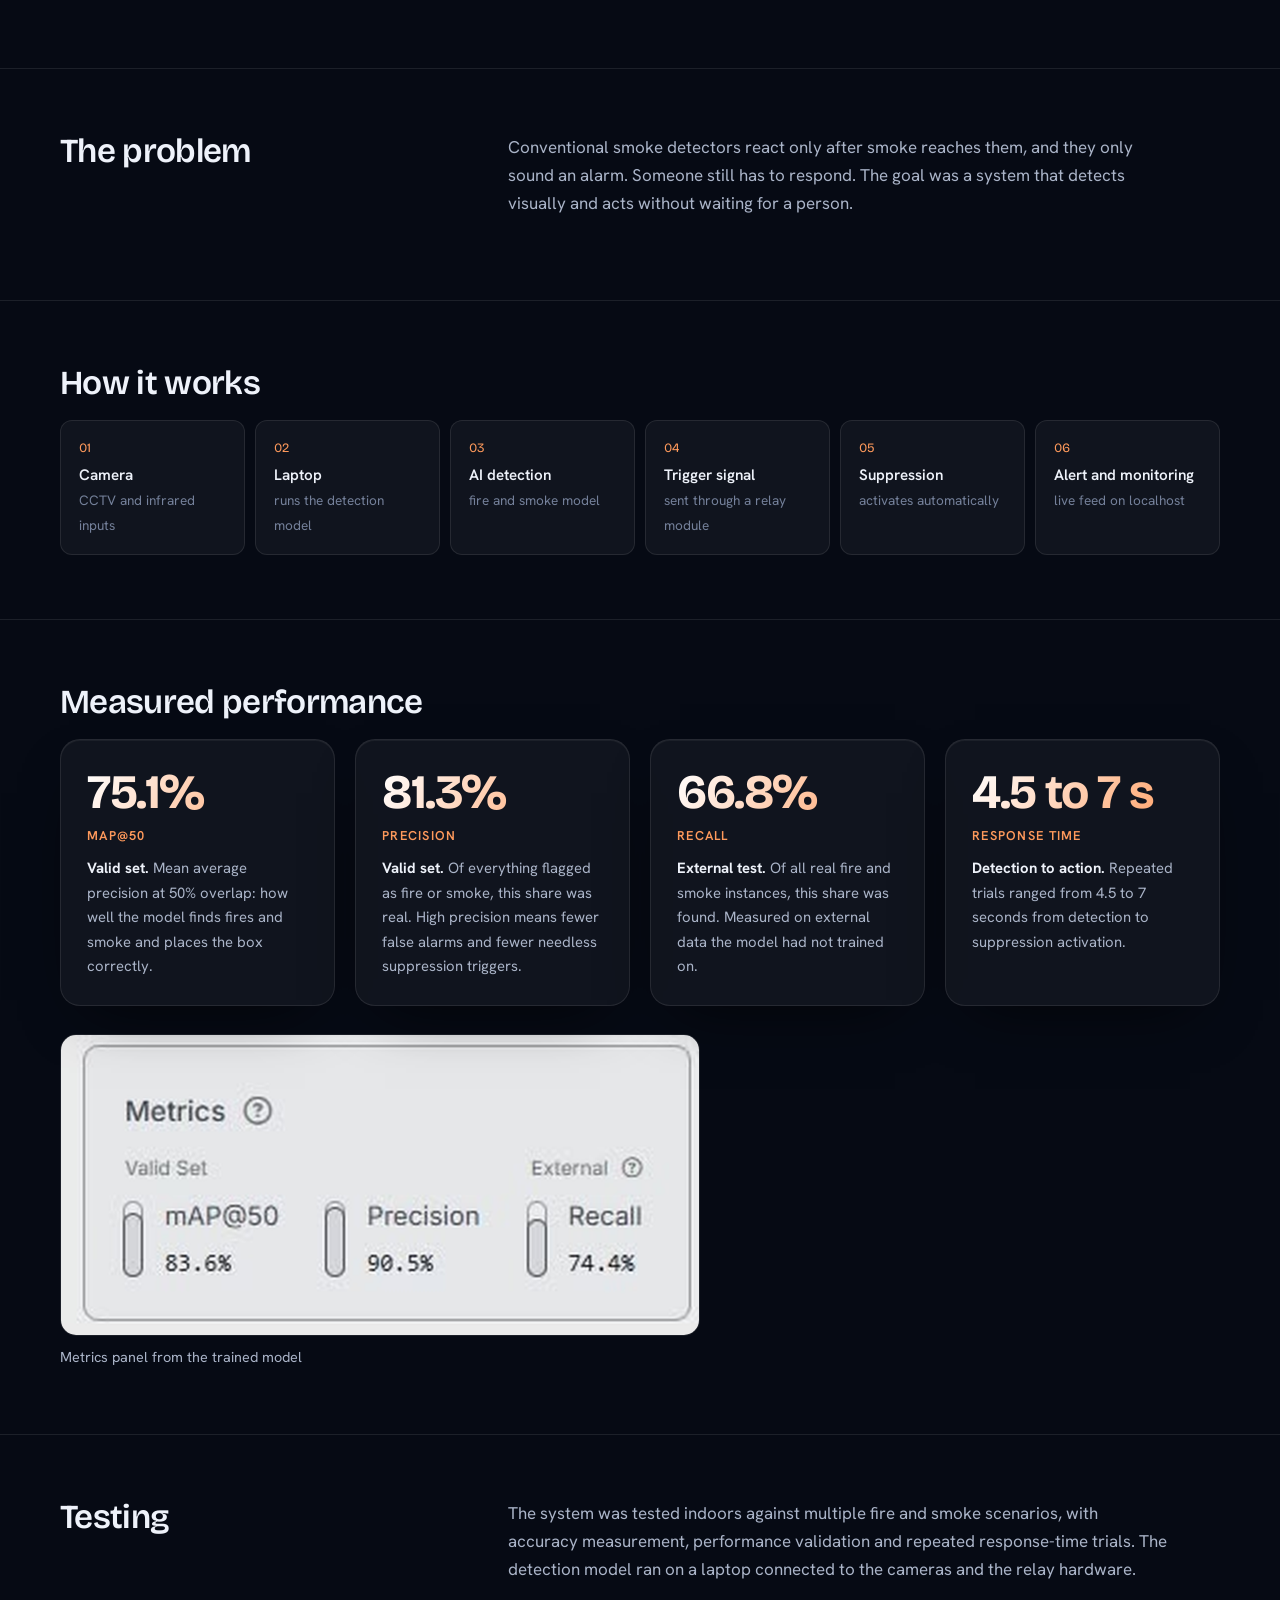
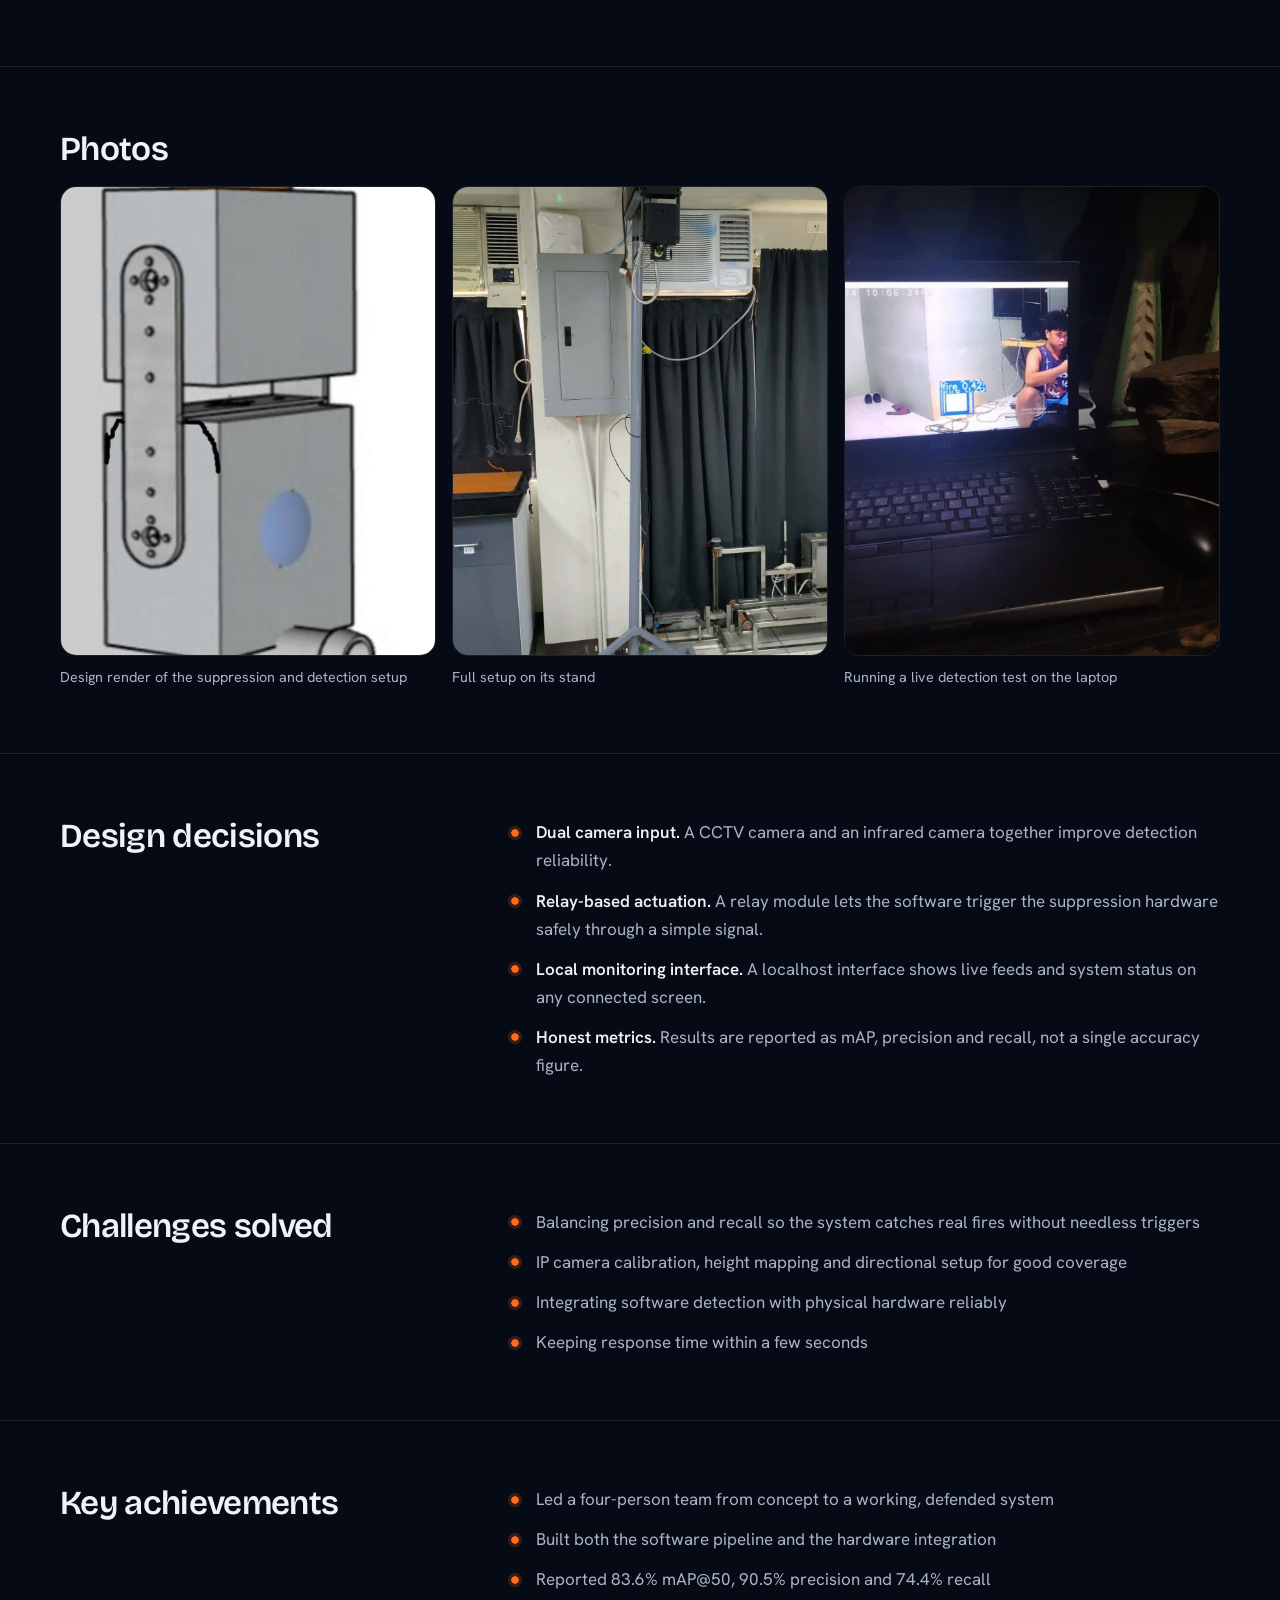
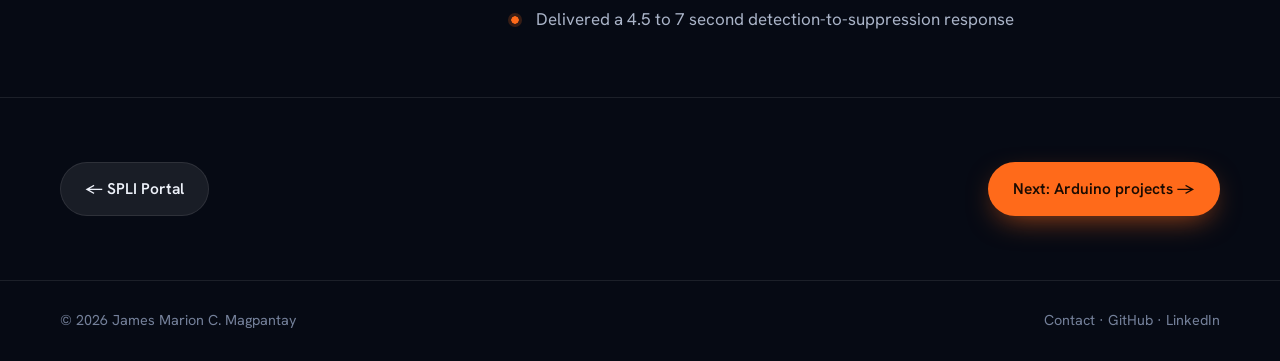
<file: projects/fire-detection.html>
<!doctype html>
<html lang="en">
<head>
<meta charset="utf-8">
<meta name="viewport" content="width=device-width, initial-scale=1">
<title>Automated Fire and Smoke Detection | James Magpantay</title>
<meta name="description" content="Thesis project: an AI-based fire and smoke detection system with automatic suppression, with measured mAP, precision, recall and response time.">
<meta name="theme-color" content="#060a14">
<meta property="og:title" content="Automated Fire and Smoke Detection | James Magpantay">
<meta property="og:description" content="Thesis project: an AI-based fire and smoke detection system with automatic suppression, with measured mAP, precision, recall and response time.">
<meta property="og:type" content="website">
<meta property="og:image" content="../assets/img/thesis-hardware.jpg">
<link rel="icon" href="data:image/svg+xml,%3Csvg xmlns='http://www.w3.org/2000/svg' viewBox='0 0 64 64'%3E%3Crect width='64' height='64' rx='16' fill='%23060a14'/%3E%3Ctext x='32' y='43' font-family='Arial' font-size='30' font-weight='700' text-anchor='middle' fill='%23ff6a1a'%3EJM%3C/text%3E%3C/svg%3E">
<link rel="preconnect" href="https://fonts.googleapis.com">
<link rel="preconnect" href="https://fonts.gstatic.com" crossorigin>
<link href="https://fonts.googleapis.com/css2?family=Bricolage+Grotesque:opsz,wght@12..96,500;12..96,600;12..96,700&family=Hanken+Grotesk:wght@400;500;600&display=swap" rel="stylesheet">
<link rel="stylesheet" href="../css/style.css">
</head>
<body>
<a class="skip" href="#main">Skip to content</a>
<header class="nav" id="nav"><div class="nav__inner">
<a class="nav__brand" href="../index.html" aria-label="James Magpantay, home">James <b>Magpantay</b></a>
<button class="nav__toggle" id="navToggle" aria-expanded="false" aria-controls="navLinks" aria-label="Open menu"><span></span><span></span></button>
<nav class="nav__links" id="navLinks" aria-label="Primary"><a href="../index.html">Home</a><a href="../about.html">About Me</a><a href="../education.html">Education</a><a href="../achievements.html">Achievements</a><a href="../certificates.html">Certificates</a><a href="../projects.html" aria-current="page">Projects</a><a href="../skills.html">Skills</a><a href="../resume.html">Resume</a><a class="nav__cta" href="../contact.html">Contact</a></nav>
</div></header>
<main id="main">
<section class="phero"><div class="wrap">
<p class="eyebrow rv">Thesis project &middot; BS Computer Engineering</p><h1 class="rv">Automated Fire and Smoke Detection</h1>
<p class="lead rv">An AI system that spots fire and smoke on camera, then triggers a suppression system on its own. Built and defended as my thesis at FAITH Colleges.</p>
<div class="phero__meta rv"><span><b>Team</b> 4 members</span><span><b>My role</b> Team leader, programmer, hardware</span><span><b>Adviser</b> PECE Favis Balinado</span></div>
<div class="heroimg rv" data-zoom="../assets/img/thesis-hardware.jpg" data-cap="Detection and suppression hardware" style="cursor:zoom-in;max-width:560px"><img src="../assets/img/thesis-hardware.jpg" alt="Fire detection and suppression hardware on a stand" width="1200" height="1600"></div>
<div style="margin-top:22px" class="rv"><div class="chips"><span class="chip">Python</span><span class="chip">OpenCV</span><span class="chip">Computer Vision</span><span class="chip">Machine Learning</span><span class="chip">Relay Module</span><span class="chip">Sensors</span><span class="chip">Fire Suppression</span></div></div>
</div></section>
<section class="block"><div class="wrap two"><h2 class="rv">Overview</h2><div class="rv"><div class="prose"><p>Fires grow fast, and a few seconds can decide the damage. This system watches camera feeds, uses a trained model to detect fire and smoke, and sends a trigger signal that activates suppression automatically, while raising an alert on a monitoring screen.</p><p>I led the team and built the software and hardware integration: the detection pipeline, the relay trigger logic, the monitoring interface, and the testing.</p></div></div></div></section>
<section class="block"><div class="wrap two"><h2 class="rv">The problem</h2><div class="rv"><div class="prose"><p>Conventional smoke detectors react only after smoke reaches them, and they only sound an alarm. Someone still has to respond. The goal was a system that detects visually and acts without waiting for a person.</p></div></div></div></section>
<section class="block"><div class="wrap"><h2 class="rv">How it works</h2><ol class="flow"><li><b>Camera</b><span>CCTV and infrared inputs</span></li><li><b>Laptop</b><span>runs the detection model</span></li><li><b>AI detection</b><span>fire and smoke model</span></li><li><b>Trigger signal</b><span>sent through a relay module</span></li><li><b>Suppression</b><span>activates automatically</span></li><li><b>Alert and monitoring</b><span>live feed on localhost</span></li></ol></div></section>
<section class="block"><div class="wrap"><h2 class="rv">Measured performance</h2><div class="grid grid--4"><div class="card glass metric rv"><b data-count="83.6" data-suffix="%">83.6%</b><small>mAP@50</small><p><strong style="color:var(--ink)">Valid set.</strong> Mean average precision at 50% overlap: how well the model finds fires and smoke and places the box correctly.</p></div><div class="card glass metric rv"><b data-count="90.5" data-suffix="%">90.5%</b><small>Precision</small><p><strong style="color:var(--ink)">Valid set.</strong> Of everything flagged as fire or smoke, this share was real. High precision means fewer false alarms and fewer needless suppression triggers.</p></div><div class="card glass metric rv"><b data-count="74.4" data-suffix="%">74.4%</b><small>Recall</small><p><strong style="color:var(--ink)">External test.</strong> Of all real fire and smoke instances, this share was found. Measured on external data the model had not trained on.</p></div><div class="card glass metric rv"><b>4.5 to 7 s</b><small>Response time</small><p><strong style="color:var(--ink)">Detection to action.</strong> Repeated trials ranged from 4.5 to 7 seconds from detection to suppression activation.</p></div></div><div class="photos photos--2" style="margin-top:28px;max-width:640px"><figure class="photo rv" style="grid-column:1/-1"><button type="button" data-zoom="../assets/img/thesis-metrics.png" data-cap="Model metrics" aria-label="View larger: model metrics"><img src="../assets/img/thesis-metrics.png" alt="Metrics panel showing mAP@50 83.6%, Precision 90.5%, Recall 74.4%" style="aspect-ratio:auto" loading="lazy"></button><figcaption>Metrics panel from the trained model</figcaption></figure></div></div></section>
<section class="block"><div class="wrap two"><h2 class="rv">Testing</h2><div class="rv"><div class="prose"><p>The system was tested indoors against multiple fire and smoke scenarios, with accuracy measurement, performance validation and repeated response-time trials. The detection model ran on a laptop connected to the cameras and the relay hardware.</p></div></div></div></section>
<section class="block"><div class="wrap"><h2 class="rv">Photos</h2><div class="photos"><figure class="photo rv"><button type="button" data-zoom="../assets/img/thesis-render.jpg" data-cap="Design render of the suppression and detection setup" aria-label="View larger: Design render of the suppression and detection setup"><img src="../assets/img/thesis-render.jpg" alt="Design render of the suppression and detection setup" loading="lazy"></button><figcaption>Design render of the suppression and detection setup</figcaption></figure><figure class="photo rv"><button type="button" data-zoom="../assets/img/thesis-stand.jpg" data-cap="Full setup on its stand" aria-label="View larger: Full setup on its stand"><img src="../assets/img/thesis-stand.jpg" alt="Full setup on its stand" loading="lazy"></button><figcaption>Full setup on its stand</figcaption></figure><figure class="photo rv"><button type="button" data-zoom="../assets/img/thesis-test.jpg" data-cap="Running a live detection test on the laptop" aria-label="View larger: Running a live detection test on the laptop"><img src="../assets/img/thesis-test.jpg" alt="Running a live detection test on the laptop" loading="lazy"></button><figcaption>Running a live detection test on the laptop</figcaption></figure></div></div></section>
<section class="block"><div class="wrap two"><h2 class="rv">Design decisions</h2><div class="rv"><ul class="checks"><li><b>Dual camera input.</b> A CCTV camera and an infrared camera together improve detection reliability.</li><li><b>Relay-based actuation.</b> A relay module lets the software trigger the suppression hardware safely through a simple signal.</li><li><b>Local monitoring interface.</b> A localhost interface shows live feeds and system status on any connected screen.</li><li><b>Honest metrics.</b> Results are reported as mAP, precision and recall, not a single accuracy figure.</li></ul></div></div></section>
<section class="block"><div class="wrap two"><h2 class="rv">Challenges solved</h2><div class="rv"><ul class="checks"><li>Balancing precision and recall so the system catches real fires without needless triggers</li><li>IP camera calibration, height mapping and directional setup for good coverage</li><li>Integrating software detection with physical hardware reliably</li><li>Keeping response time within a few seconds</li></ul></div></div></section>
<section class="block"><div class="wrap two"><h2 class="rv">Key achievements</h2><div class="rv"><ul class="checks"><li>Led a four-person team from concept to a working, defended system</li><li>Built both the software pipeline and the hardware integration</li><li>Reported 83.6% mAP@50, 90.5% precision and 74.4% recall</li><li>Delivered a 4.5 to 7 second detection-to-suppression response</li></ul></div></div></section>
<section class="block"><div class="wrap pnav"><a class="btn btn--glass" href="spli-portal.html">&larr; SPLI Portal</a><a class="btn btn--primary" href="academic-projects.html">Next: Arduino projects &rarr;</a></div></section>
</main>
<footer class="footer"><div class="wrap footer__inner">
<span>&copy; 2026 James Marion C. Magpantay</span>
<span><a href="../contact.html">Contact</a> &middot; <a href="https://github.com/magpantayjames2-ux" target="_blank" rel="noopener">GitHub</a> &middot; <a href="https://www.linkedin.com/in/james-marion-magpantay-127573398/" target="_blank" rel="noopener">LinkedIn</a></span>
</div></footer>
<div class="lightbox" id="lightbox" role="dialog" aria-modal="true" aria-label="Image viewer" aria-hidden="true">
<button id="lbClose" type="button">Close</button>
<figure><img id="lbImg" alt=""><figcaption id="lbCap"></figcaption></figure>
</div>
<script src="../js/main.js"></script>
</body>
</html>
</file>
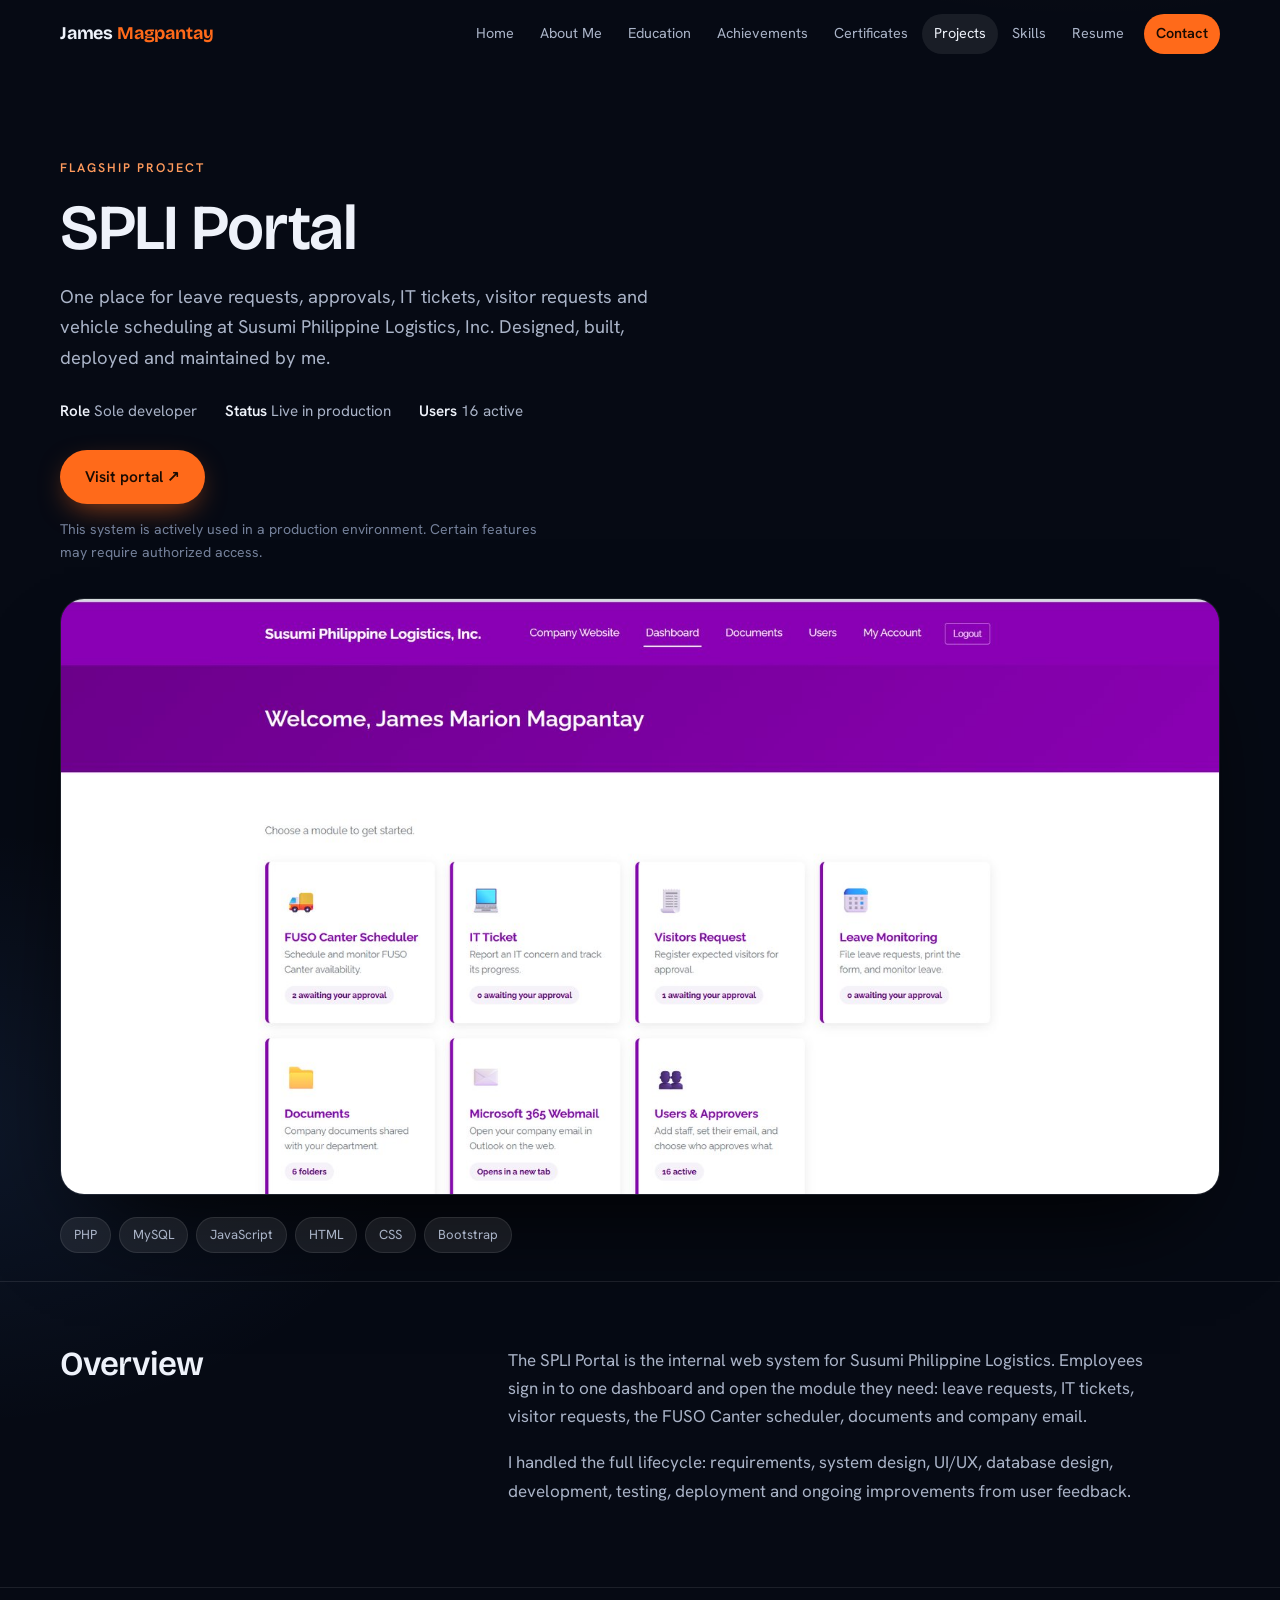
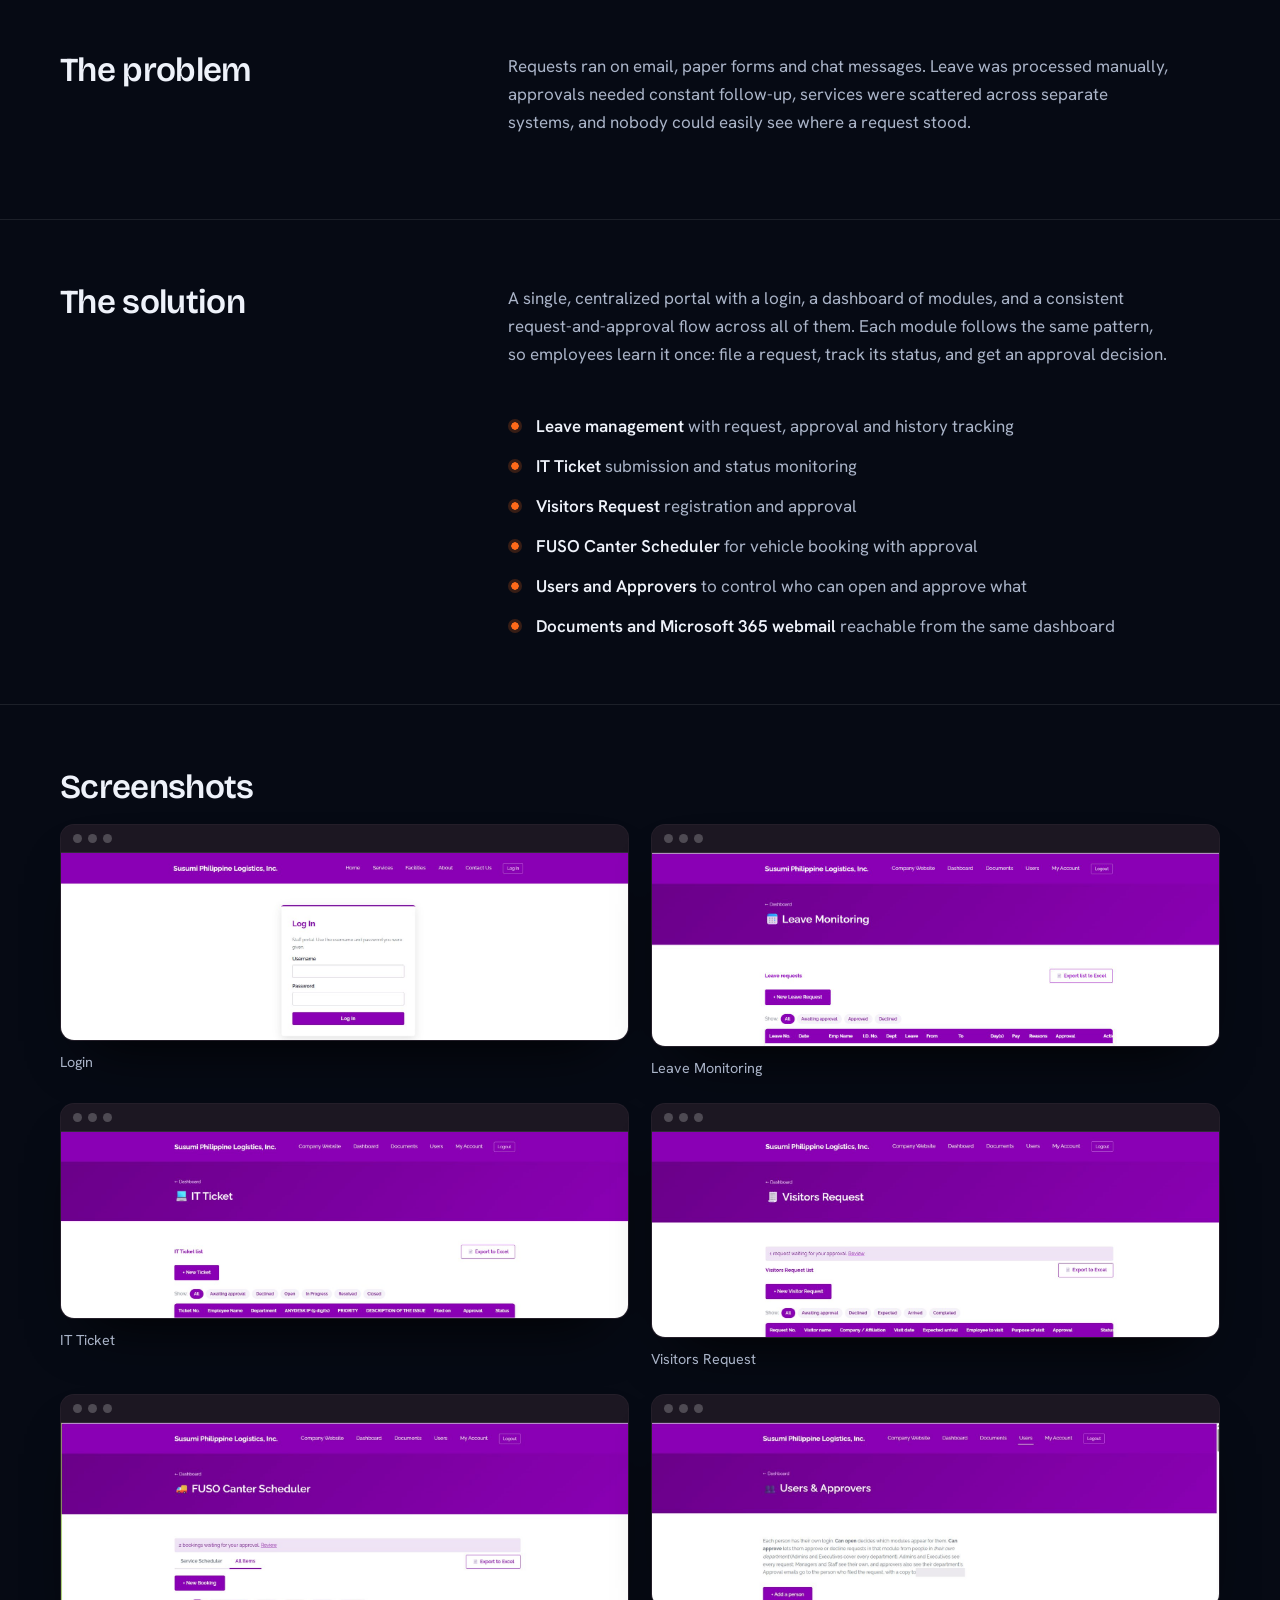
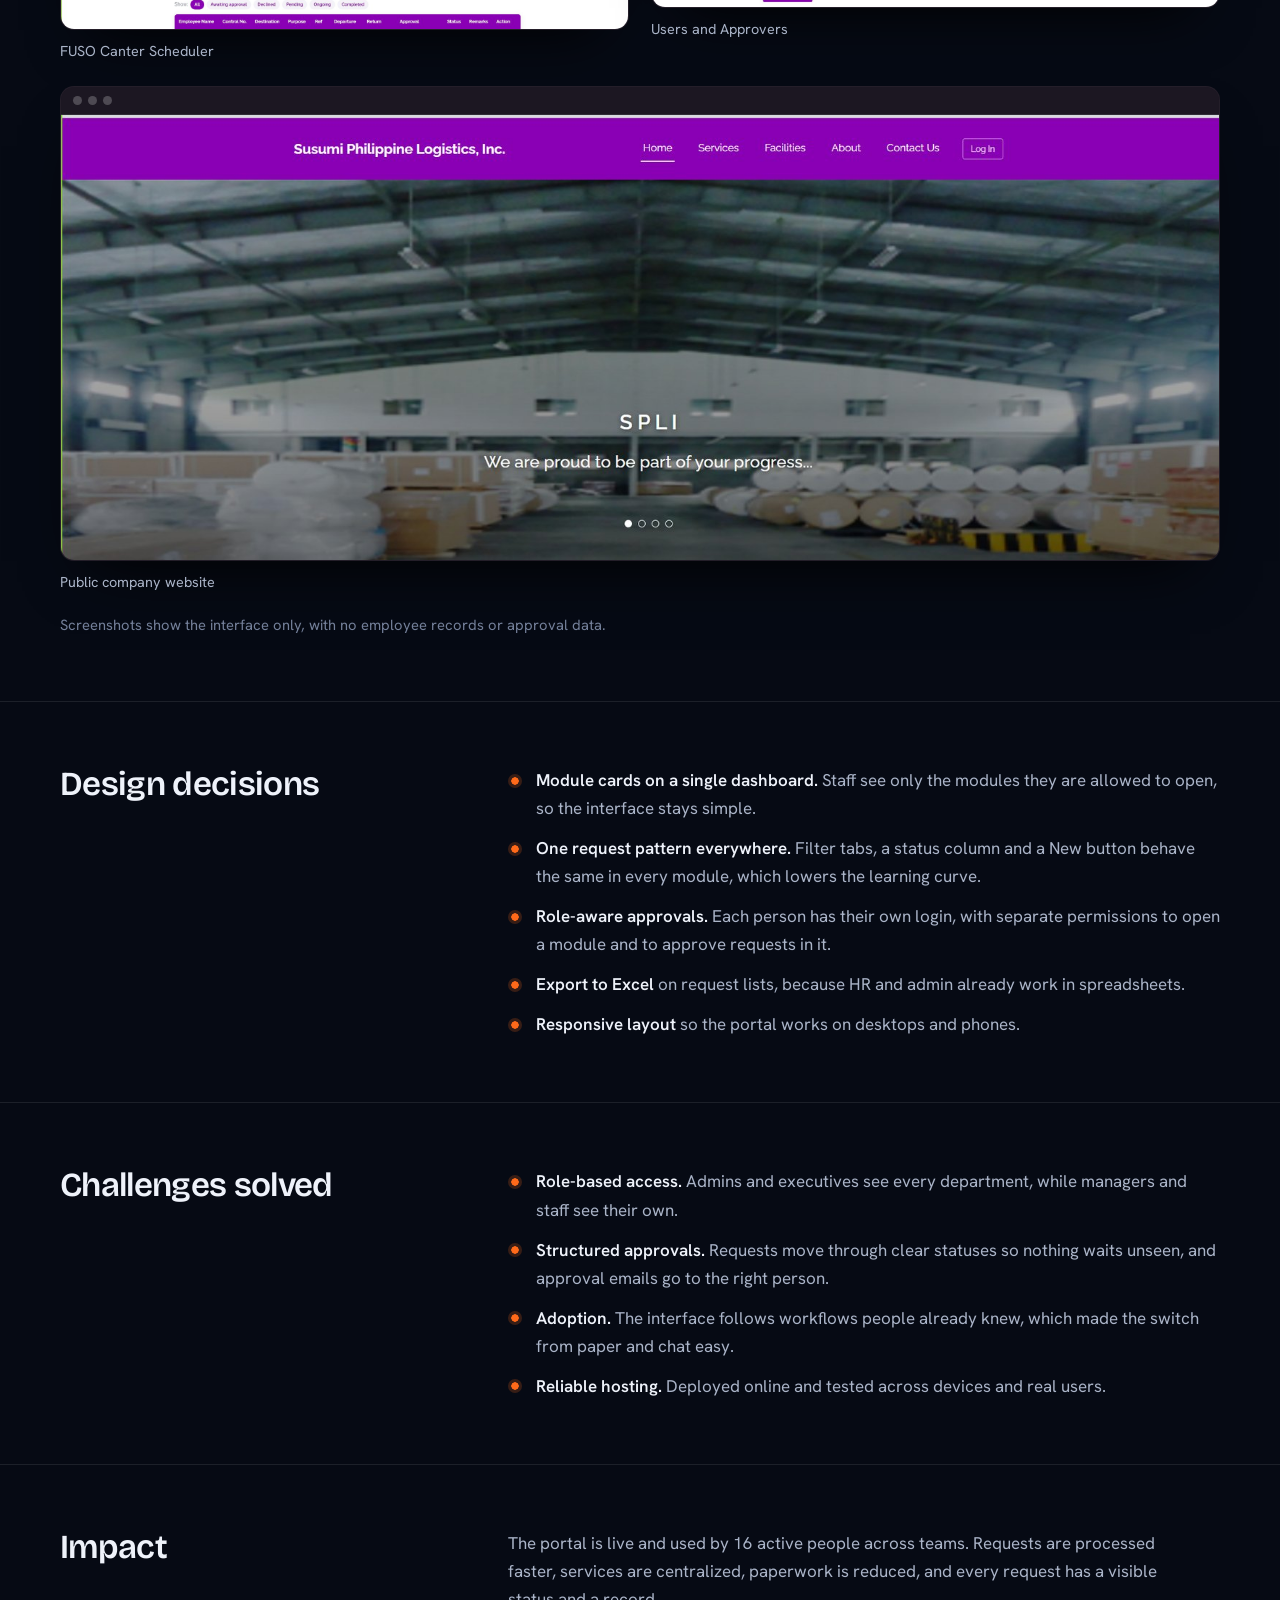
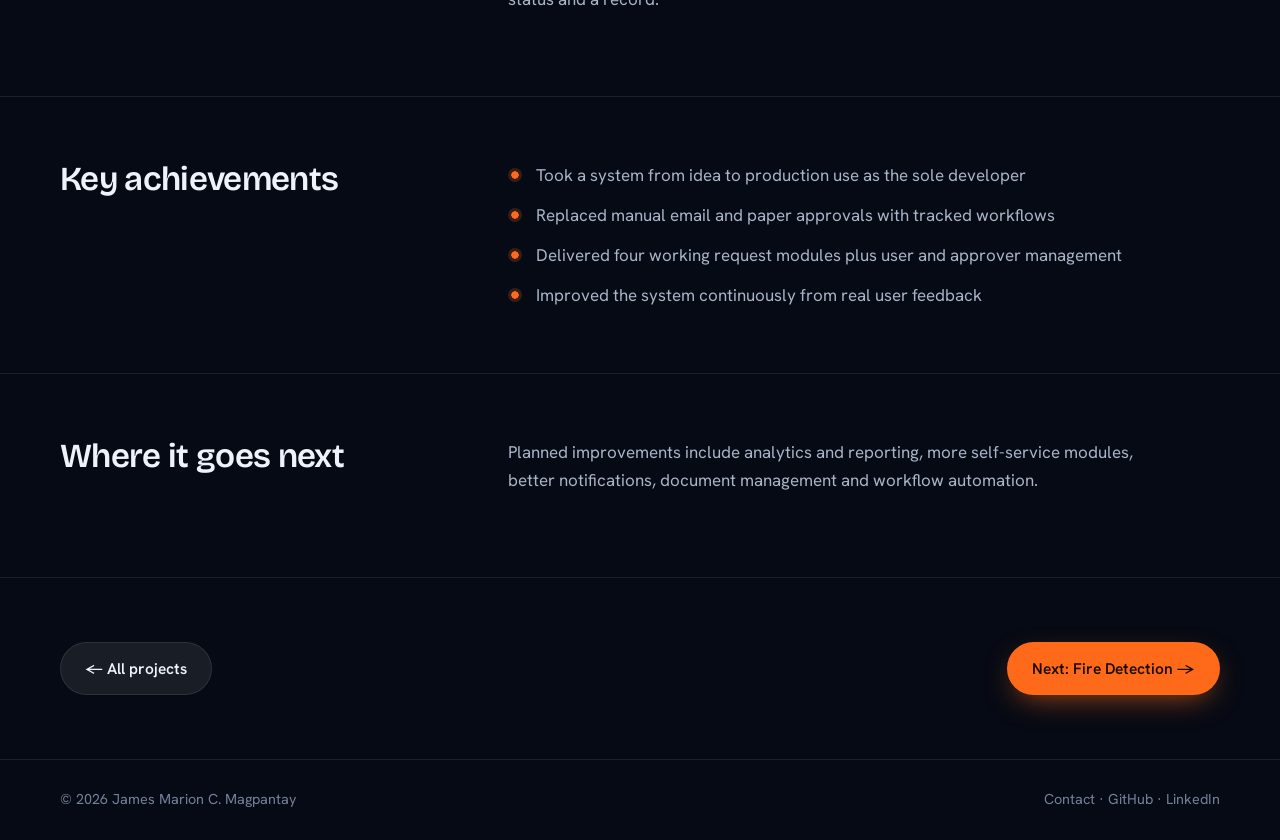
<file: projects/spli-portal.html>
<!doctype html>
<html lang="en">
<head>
<meta charset="utf-8">
<meta name="viewport" content="width=device-width, initial-scale=1">
<title>SPLI Portal | James Magpantay</title>
<meta name="description" content="Case study of the SPLI Portal: a production company portal for leave, approvals, IT tickets and scheduling, built end to end by James Magpantay.">
<meta name="theme-color" content="#060a14">
<meta property="og:title" content="SPLI Portal | James Magpantay">
<meta property="og:description" content="Case study of the SPLI Portal: a production company portal for leave, approvals, IT tickets and scheduling, built end to end by James Magpantay.">
<meta property="og:type" content="website">
<meta property="og:image" content="../assets/img/spli-dashboard.jpg">
<link rel="icon" href="data:image/svg+xml,%3Csvg xmlns='http://www.w3.org/2000/svg' viewBox='0 0 64 64'%3E%3Crect width='64' height='64' rx='16' fill='%23060a14'/%3E%3Ctext x='32' y='43' font-family='Arial' font-size='30' font-weight='700' text-anchor='middle' fill='%23ff6a1a'%3EJM%3C/text%3E%3C/svg%3E">
<link rel="preconnect" href="https://fonts.googleapis.com">
<link rel="preconnect" href="https://fonts.gstatic.com" crossorigin>
<link href="https://fonts.googleapis.com/css2?family=Bricolage+Grotesque:opsz,wght@12..96,500;12..96,600;12..96,700&family=Hanken+Grotesk:wght@400;500;600&display=swap" rel="stylesheet">
<link rel="stylesheet" href="../css/style.css">
</head>
<body>
<a class="skip" href="#main">Skip to content</a>
<header class="nav" id="nav"><div class="nav__inner">
<a class="nav__brand" href="../index.html" aria-label="James Magpantay, home">James <b>Magpantay</b></a>
<button class="nav__toggle" id="navToggle" aria-expanded="false" aria-controls="navLinks" aria-label="Open menu"><span></span><span></span></button>
<nav class="nav__links" id="navLinks" aria-label="Primary"><a href="../index.html">Home</a><a href="../about.html">About Me</a><a href="../education.html">Education</a><a href="../achievements.html">Achievements</a><a href="../certificates.html">Certificates</a><a href="../projects.html" aria-current="page">Projects</a><a href="../skills.html">Skills</a><a href="../resume.html">Resume</a><a class="nav__cta" href="../contact.html">Contact</a></nav>
</div></header>
<main id="main">
<section class="phero"><div class="wrap">
<p class="eyebrow rv">Flagship project</p><h1 class="rv">SPLI Portal</h1>
<p class="lead rv">One place for leave requests, approvals, IT tickets, visitor requests and vehicle scheduling at Susumi Philippine Logistics, Inc. Designed, built, deployed and maintained by me.</p>
<div class="phero__meta rv"><span><b>Role</b> Sole developer</span><span><b>Status</b> Live in production</span><span><b>Users</b> 16 active</span></div>
<div class="phero__actions rv"><a class="btn btn--primary" href="https://www.spli.ph/portal" target="_blank" rel="noopener">Visit portal &nearr;</a></div>
<p class="note rv">This system is actively used in a production environment. Certain features may require authorized access.</p>
<div class="heroimg rv" data-zoom="../assets/img/spli-dashboard.jpg" data-cap="Staff dashboard" style="cursor:zoom-in"><img src="../assets/img/spli-dashboard.jpg" alt="SPLI Portal staff dashboard showing module cards" width="1600" height="822"></div>
<div style="margin-top:22px" class="rv"><div class="chips"><span class="chip">PHP</span><span class="chip">MySQL</span><span class="chip">JavaScript</span><span class="chip">HTML</span><span class="chip">CSS</span><span class="chip">Bootstrap</span></div></div>
</div></section>
<section class="block"><div class="wrap two"><h2 class="rv">Overview</h2><div class="rv"><div class="prose"><p>The SPLI Portal is the internal web system for Susumi Philippine Logistics. Employees sign in to one dashboard and open the module they need: leave requests, IT tickets, visitor requests, the FUSO Canter scheduler, documents and company email.</p><p>I handled the full lifecycle: requirements, system design, UI/UX, database design, development, testing, deployment and ongoing improvements from user feedback.</p></div></div></div></section>
<section class="block"><div class="wrap two"><h2 class="rv">The problem</h2><div class="rv"><div class="prose"><p>Requests ran on email, paper forms and chat messages. Leave was processed manually, approvals needed constant follow-up, services were scattered across separate systems, and nobody could easily see where a request stood.</p></div></div></div></section>
<section class="block"><div class="wrap two"><h2 class="rv">The solution</h2><div class="rv"><div class="prose"><p>A single, centralized portal with a login, a dashboard of modules, and a consistent request-and-approval flow across all of them. Each module follows the same pattern, so employees learn it once: file a request, track its status, and get an approval decision.</p><p><span style="display:block;height:6px"></span></p></div><ul class="checks"><li><b>Leave management</b> with request, approval and history tracking</li><li><b>IT Ticket</b> submission and status monitoring</li><li><b>Visitors Request</b> registration and approval</li><li><b>FUSO Canter Scheduler</b> for vehicle booking with approval</li><li><b>Users and Approvers</b> to control who can open and approve what</li><li><b>Documents and Microsoft 365 webmail</b> reachable from the same dashboard</li></ul></div></div></section>
<section class="block"><div class="wrap"><h2 class="rv">Screenshots</h2><div class="shots"><figure class="shot rv"><div class="shot__frame" data-zoom="../assets/img/spli-login.jpg" data-cap="Login"><div class="shot__bar"><i></i><i></i><i></i></div><img src="../assets/img/spli-login.jpg" alt="Login" loading="lazy"></div><figcaption>Login</figcaption></figure><figure class="shot rv"><div class="shot__frame" data-zoom="../assets/img/spli-leave.jpg" data-cap="Leave Monitoring"><div class="shot__bar"><i></i><i></i><i></i></div><img src="../assets/img/spli-leave.jpg" alt="Leave Monitoring" loading="lazy"></div><figcaption>Leave Monitoring</figcaption></figure><figure class="shot rv"><div class="shot__frame" data-zoom="../assets/img/spli-ticket.jpg" data-cap="IT Ticket"><div class="shot__bar"><i></i><i></i><i></i></div><img src="../assets/img/spli-ticket.jpg" alt="IT Ticket" loading="lazy"></div><figcaption>IT Ticket</figcaption></figure><figure class="shot rv"><div class="shot__frame" data-zoom="../assets/img/spli-visitors.jpg" data-cap="Visitors Request"><div class="shot__bar"><i></i><i></i><i></i></div><img src="../assets/img/spli-visitors.jpg" alt="Visitors Request" loading="lazy"></div><figcaption>Visitors Request</figcaption></figure><figure class="shot rv"><div class="shot__frame" data-zoom="../assets/img/spli-fuso.jpg" data-cap="FUSO Canter Scheduler"><div class="shot__bar"><i></i><i></i><i></i></div><img src="../assets/img/spli-fuso.jpg" alt="FUSO Canter Scheduler" loading="lazy"></div><figcaption>FUSO Canter Scheduler</figcaption></figure><figure class="shot rv"><div class="shot__frame" data-zoom="../assets/img/spli-users.jpg" data-cap="Users and Approvers"><div class="shot__bar"><i></i><i></i><i></i></div><img src="../assets/img/spli-users.jpg" alt="Users and Approvers" loading="lazy"></div><figcaption>Users and Approvers</figcaption></figure><figure class="shot shot--wide rv"><div class="shot__frame" data-zoom="../assets/img/spli-home.jpg" data-cap="Public company website"><div class="shot__bar"><i></i><i></i><i></i></div><img src="../assets/img/spli-home.jpg" alt="Public company website" loading="lazy"></div><figcaption>Public company website</figcaption></figure></div><p class="mini" style="margin-top:18px">Screenshots show the interface only, with no employee records or approval data.</p></div></section>
<section class="block"><div class="wrap two"><h2 class="rv">Design decisions</h2><div class="rv"><ul class="checks"><li><b>Module cards on a single dashboard.</b> Staff see only the modules they are allowed to open, so the interface stays simple.</li><li><b>One request pattern everywhere.</b> Filter tabs, a status column and a New button behave the same in every module, which lowers the learning curve.</li><li><b>Role-aware approvals.</b> Each person has their own login, with separate permissions to open a module and to approve requests in it.</li><li><b>Export to Excel</b> on request lists, because HR and admin already work in spreadsheets.</li><li><b>Responsive layout</b> so the portal works on desktops and phones.</li></ul></div></div></section>
<section class="block"><div class="wrap two"><h2 class="rv">Challenges solved</h2><div class="rv"><ul class="checks"><li><b>Role-based access.</b> Admins and executives see every department, while managers and staff see their own.</li><li><b>Structured approvals.</b> Requests move through clear statuses so nothing waits unseen, and approval emails go to the right person.</li><li><b>Adoption.</b> The interface follows workflows people already knew, which made the switch from paper and chat easy.</li><li><b>Reliable hosting.</b> Deployed online and tested across devices and real users.</li></ul></div></div></section>
<section class="block"><div class="wrap two"><h2 class="rv">Impact</h2><div class="rv"><div class="prose"><p>The portal is live and used by 16 active people across teams. Requests are processed faster, services are centralized, paperwork is reduced, and every request has a visible status and a record.</p></div></div></div></section>
<section class="block"><div class="wrap two"><h2 class="rv">Key achievements</h2><div class="rv"><ul class="checks"><li>Took a system from idea to production use as the sole developer</li><li>Replaced manual email and paper approvals with tracked workflows</li><li>Delivered four working request modules plus user and approver management</li><li>Improved the system continuously from real user feedback</li></ul></div></div></section>
<section class="block"><div class="wrap two"><h2 class="rv">Where it goes next</h2><div class="rv"><div class="prose"><p>Planned improvements include analytics and reporting, more self-service modules, better notifications, document management and workflow automation.</p></div></div></div></section>
<section class="block"><div class="wrap pnav"><a class="btn btn--glass" href="../projects.html">&larr; All projects</a><a class="btn btn--primary" href="fire-detection.html">Next: Fire Detection &rarr;</a></div></section>
</main>
<footer class="footer"><div class="wrap footer__inner">
<span>&copy; 2026 James Marion C. Magpantay</span>
<span><a href="../contact.html">Contact</a> &middot; <a href="https://github.com/magpantayjames2-ux" target="_blank" rel="noopener">GitHub</a> &middot; <a href="https://www.linkedin.com/in/james-marion-magpantay-127573398/" target="_blank" rel="noopener">LinkedIn</a></span>
</div></footer>
<div class="lightbox" id="lightbox" role="dialog" aria-modal="true" aria-label="Image viewer" aria-hidden="true">
<button id="lbClose" type="button">Close</button>
<figure><img id="lbImg" alt=""><figcaption id="lbCap"></figcaption></figure>
</div>
<script src="../js/main.js"></script>
</body>
</html>
</file>
<file: css/style.css>
/* James Magpantay portfolio: dark glass design system */
:root{
  --bg:#060a14; --bg2:#0a1020; --ink:#eef2fa; --ink2:#aab4c8; --ink3:#74809a;
  --line:rgba(255,255,255,.09); --glass:rgba(255,255,255,.045); --glass2:rgba(255,255,255,.08);
  --accent:#ff6a1a; --accent2:#ff9a5c; --blue:#5b9dff; --good:#3ddc97;
  --r:20px; --r-sm:12px; --wrap:1160px;
  --display:"Bricolage Grotesque","Hanken Grotesk",system-ui,sans-serif;
  --body:"Hanken Grotesk",system-ui,-apple-system,"Segoe UI",sans-serif;
  --ease:cubic-bezier(.2,.7,.2,1);
}
*{box-sizing:border-box;margin:0;padding:0}
html{scroll-behavior:smooth;-webkit-text-size-adjust:100%}
body{background:var(--bg);color:var(--ink);font-family:var(--body);font-size:17px;line-height:1.65;overflow-x:hidden;
  background-image:radial-gradient(900px 500px at 85% -5%,rgba(255,106,26,.10),transparent 60%),radial-gradient(800px 500px at -5% 20%,rgba(91,157,255,.09),transparent 60%);
  background-repeat:no-repeat;opacity:0;animation:pgin .55s var(--ease) .02s forwards}
body.leaving{opacity:0;transition:opacity .25s ease}
@keyframes pgin{to{opacity:1}}
img{max-width:100%;height:auto;display:block}
a{color:inherit;text-decoration:none}
h1,h2,h3,h4{font-family:var(--display);line-height:1.12;letter-spacing:-.02em;font-weight:600}
.wrap{width:min(var(--wrap),100% - 40px);margin-inline:auto}
.skip{position:absolute;left:-999px;top:8px;background:#fff;color:#000;padding:8px 14px;border-radius:8px;z-index:200}
.skip:focus{left:12px}
:focus-visible{outline:2px solid var(--accent2);outline-offset:3px;border-radius:6px}

/* glass */
.glass{background:var(--glass);border:1px solid var(--line);border-radius:var(--r);backdrop-filter:blur(18px) saturate(140%);-webkit-backdrop-filter:blur(18px) saturate(140%);box-shadow:0 1px 0 rgba(255,255,255,.05) inset,0 24px 60px -30px rgba(0,0,0,.8)}

/* nav */
.nav{position:fixed;inset:0 0 auto 0;z-index:100;transition:background .3s,border-color .3s;border-bottom:1px solid transparent}
.nav.scrolled{background:rgba(6,10,20,.78);backdrop-filter:blur(16px);-webkit-backdrop-filter:blur(16px);border-color:var(--line)}
.nav__inner{width:min(var(--wrap),100% - 40px);margin-inline:auto;display:flex;align-items:center;justify-content:space-between;height:68px}
.nav__brand{font-family:var(--display);font-weight:700;font-size:1.12rem;letter-spacing:-.01em}
.nav__brand b{color:var(--accent)}
.nav__links{display:flex;align-items:center;gap:2px}
.nav__links a{padding:8px 12px;border-radius:999px;font-size:.9rem;color:var(--ink2);transition:color .2s,background .2s}
.nav__links a:hover{color:var(--ink);background:var(--glass2)}
.nav__links a[aria-current="page"]{color:var(--ink);background:var(--glass2)}
.nav__links a.nav__cta{background:var(--accent);color:#1a0b02;font-weight:600;margin-left:6px}
.nav__links a.nav__cta:hover{background:var(--accent2)}
.nav__toggle{display:none;width:44px;height:44px;border-radius:12px;border:1px solid var(--line);background:var(--glass);cursor:pointer;position:relative}
.nav__toggle span{position:absolute;left:12px;right:12px;height:2px;background:var(--ink);border-radius:2px;transition:transform .3s var(--ease),top .3s var(--ease)}
.nav__toggle span:first-child{top:17px}.nav__toggle span:last-child{top:25px}
.nav__toggle[aria-expanded="true"] span:first-child{top:21px;transform:rotate(45deg)}
.nav__toggle[aria-expanded="true"] span:last-child{top:21px;transform:rotate(-45deg)}
@media (max-width:1060px){
  .nav__toggle{display:block}
  .nav__links{position:fixed;inset:68px 0 auto 0;flex-direction:column;align-items:stretch;gap:2px;padding:14px 20px 24px;background:rgba(6,10,20,.985);border-bottom:1px solid var(--line);transform:translateY(-12px);opacity:0;visibility:hidden;transition:.3s var(--ease);max-height:calc(100vh - 68px);overflow:auto}
  .nav__links.open{transform:none;opacity:1;visibility:visible}
  .nav__links a{padding:14px 12px;font-size:1.05rem;border-radius:12px}
  .nav__links a.nav__cta{margin:8px 0 0;text-align:center}
}

/* layout */
main{padding-top:68px}
.section{padding:clamp(64px,9vw,120px) 0}
.section--tight{padding:clamp(40px,6vw,72px) 0}
.eyebrow{font-size:.78rem;letter-spacing:.16em;text-transform:uppercase;color:var(--accent2);font-weight:600;margin-bottom:14px}
.page-head{padding:clamp(56px,8vw,104px) 0 clamp(24px,4vw,48px)}
.page-head h1{font-size:clamp(2.3rem,6vw,4.2rem);max-width:16ch}
.page-head p{margin-top:18px;max-width:60ch;color:var(--ink2);font-size:1.12rem}
.section__title{font-size:clamp(1.7rem,3.6vw,2.5rem);margin-bottom:12px}
.section__lede{color:var(--ink2);max-width:62ch;margin-bottom:36px}
.prose p{color:var(--ink2);margin-bottom:1.1em;max-width:66ch}
.prose p strong{color:var(--ink);font-weight:600}

/* buttons */
.btn{display:inline-flex;align-items:center;gap:8px;padding:13px 24px;border-radius:999px;font-weight:600;font-size:.97rem;border:1px solid transparent;cursor:pointer;transition:transform .25s var(--ease),background .25s,border-color .25s,box-shadow .25s;font-family:var(--body)}
.btn:hover{transform:translateY(-2px)}
.btn--primary{background:var(--accent);color:#1a0b02;box-shadow:0 10px 30px -10px rgba(255,106,26,.7)}
.btn--primary:hover{background:var(--accent2)}
.btn--glass{background:var(--glass2);border-color:var(--line);color:var(--ink)}
.btn--glass:hover{border-color:rgba(255,255,255,.25)}

/* hero */
.hero{position:relative;padding:clamp(36px,6vw,80px) 0 40px;overflow:hidden}
.hero__glow{position:absolute;inset:-10% -10% auto auto;width:70%;height:90%;background:radial-gradient(closest-side,rgba(255,106,26,.22),transparent 70%);pointer-events:none;will-change:transform}
.hero__grid{display:grid;grid-template-columns:1.1fr .9fr;gap:clamp(28px,5vw,72px);align-items:center;position:relative}
.hero__name{font-size:clamp(2.8rem,8vw,5.6rem);letter-spacing:-.035em}
.hero__title{margin-top:14px;font-family:var(--display);font-size:clamp(1.15rem,2.4vw,1.5rem);color:var(--accent2);font-weight:500}
.hero__intro{margin-top:22px;color:var(--ink2);font-size:1.12rem;max-width:52ch}
.hero__actions{margin-top:32px;display:flex;flex-wrap:wrap;gap:12px}
.hero__figure{position:relative;justify-self:end;width:min(440px,100%);will-change:transform}
.hero__frame{border-radius:28px;overflow:hidden;border:1px solid var(--line);box-shadow:0 40px 90px -30px rgba(0,0,0,.9),0 0 0 8px rgba(255,255,255,.03)}
.hero__frame img{width:100%;aspect-ratio:4/5;object-fit:cover;object-position:50% 20%}
.hero__caption{position:absolute;left:-18px;bottom:26px;padding:14px 18px;display:flex;flex-direction:column;gap:2px;max-width:80%}
.hero__caption strong{font-family:var(--display);font-size:1rem}
.hero__caption span{font-size:.85rem;color:var(--ink2)}
@media (max-width:860px){
  .hero__grid{grid-template-columns:1fr}
  .hero__figure{justify-self:center;order:-1;width:min(340px,86%)}
  .hero__caption{position:relative;left:auto;bottom:auto;margin:-28px 12px 0;max-width:none}
}
.highlights{list-style:none;display:grid;grid-template-columns:repeat(4,1fr);margin-top:clamp(36px,5vw,64px);padding:8px}
.highlights li{padding:22px 22px;border-right:1px solid var(--line)}
.highlights li:last-child{border-right:0}
.highlights b{display:block;font-family:var(--display);font-size:clamp(1.9rem,3.4vw,2.7rem);letter-spacing:-.03em;background:linear-gradient(120deg,#fff,var(--accent2));-webkit-background-clip:text;background-clip:text;color:transparent;line-height:1.1}
.highlights span{font-size:.9rem;color:var(--ink2);display:block;margin-top:6px}
@media (max-width:860px){.highlights{grid-template-columns:1fr 1fr}.highlights li:nth-child(2){border-right:0}.highlights li:nth-child(-n+2){border-bottom:1px solid var(--line)}}

/* cards / grids */
.grid{display:grid;gap:20px}
.grid--2{grid-template-columns:repeat(2,1fr)}.grid--3{grid-template-columns:repeat(3,1fr)}.grid--4{grid-template-columns:repeat(4,1fr)}
@media (max-width:980px){.grid--3,.grid--4{grid-template-columns:repeat(2,1fr)}}
@media (max-width:640px){.grid--2,.grid--3,.grid--4{grid-template-columns:1fr}}
.card{padding:26px;transition:transform .35s var(--ease),border-color .35s,background .35s}
.card:hover{transform:translateY(-4px);border-color:rgba(255,255,255,.2);background:var(--glass2)}
.card h3{font-size:1.2rem;margin-bottom:8px}
.card p{color:var(--ink2);font-size:.98rem}

/* about */
.about{display:grid;grid-template-columns:.8fr 1.2fr;gap:clamp(28px,5vw,72px);align-items:start}
.about__media img{border-radius:24px;border:1px solid var(--line);aspect-ratio:3/4;object-fit:cover;width:100%}
@media (max-width:860px){.about{grid-template-columns:1fr}.about__media{max-width:340px}}
.facts{list-style:none;display:grid;gap:10px;margin-top:24px}
.facts li{display:flex;justify-content:space-between;gap:16px;padding:14px 18px;border-radius:var(--r-sm);background:var(--glass);border:1px solid var(--line);font-size:.96rem}
.facts li span:first-child{color:var(--ink3)}
.facts li span:last-child{text-align:right}

/* timeline */
.tl{position:relative;display:grid;gap:18px;padding-left:28px}
.tl::before{content:"";position:absolute;left:6px;top:8px;bottom:8px;width:2px;background:linear-gradient(var(--accent),rgba(255,255,255,.08))}
.tl__item{position:relative;padding:24px 26px}
.tl__item::before{content:"";position:absolute;left:-29px;top:30px;width:12px;height:12px;border-radius:50%;background:var(--accent);box-shadow:0 0 0 5px rgba(255,106,26,.18)}
.tl__date{font-size:.82rem;letter-spacing:.08em;text-transform:uppercase;color:var(--accent2);font-weight:600}
.tl__item h3{font-size:1.25rem;margin:6px 0 2px}
.tl__org{color:var(--ink2);margin-bottom:12px}
.tl__item ul{list-style:none;display:grid;gap:8px}
.tl__item li{position:relative;padding-left:18px;color:var(--ink2);font-size:.97rem}
.tl__item li::before{content:"";position:absolute;left:0;top:.72em;width:6px;height:1px;background:var(--accent2)}
.mini{margin-top:12px;color:var(--ink3);font-size:.92rem}

/* chips */
.chips{display:flex;flex-wrap:wrap;gap:8px}
.chip{padding:6px 13px;border-radius:999px;background:var(--glass2);border:1px solid var(--line);font-size:.82rem;color:var(--ink2)}

/* achievements */
.ach{overflow:hidden;display:grid;grid-template-columns:1fr 1fr}
.ach__img{display:grid;grid-template-columns:1fr 1fr;gap:2px;background:var(--line)}
.ach__img img{width:100%;height:100%;object-fit:cover;aspect-ratio:3/4;cursor:zoom-in;transition:transform .5s var(--ease)}
.ach__img button{all:unset;display:block;overflow:hidden;cursor:zoom-in}
.ach__img button:hover img{transform:scale(1.04)}
.ach__body{padding:clamp(26px,4vw,48px);display:flex;flex-direction:column;justify-content:center;gap:12px}
.ach__badge{align-self:flex-start;padding:5px 14px;border-radius:999px;background:rgba(255,106,26,.14);color:var(--accent2);border:1px solid rgba(255,106,26,.3);font-size:.8rem;font-weight:600;letter-spacing:.05em}
.ach__body h3{font-size:clamp(1.6rem,3vw,2.2rem)}
.ach__body p{color:var(--ink2)}
@media (max-width:860px){.ach{grid-template-columns:1fr}}

/* certificates */
.cert{padding:0;overflow:hidden;display:flex;flex-direction:column;text-align:left;cursor:pointer;color:inherit;font:inherit}
.cert__img{aspect-ratio:1.414;overflow:hidden;background:#fff}
.cert__img img{width:100%;height:100%;object-fit:cover;transition:transform .5s var(--ease)}
.cert:hover .cert__img img{transform:scale(1.03)}
.cert__body{padding:18px 20px 20px;display:flex;justify-content:space-between;align-items:flex-end;gap:12px}
.cert__body h3{font-size:1.05rem;margin:0 0 4px}
.cert__body span{font-size:.86rem;color:var(--ink3)}
.cert__view{font-size:.85rem;color:var(--accent2);font-weight:600;white-space:nowrap}

/* projects */
.pcard{overflow:hidden;display:flex;flex-direction:column;padding:0}
.pcard__img{aspect-ratio:16/10;overflow:hidden;border-bottom:1px solid var(--line);background:#120a1a}
.pcard__img img{width:100%;height:100%;object-fit:cover;object-position:top;transition:transform .6s var(--ease)}
.pcard:hover .pcard__img img{transform:scale(1.04)}
.pcard__body{padding:24px;display:flex;flex-direction:column;gap:12px;flex:1}
.pcard__body h3{font-size:1.35rem}
.pcard__body p{color:var(--ink2);font-size:.98rem}
.pcard__body .chips{margin-top:auto}
.pcard__more{margin-top:6px;color:var(--accent2);font-weight:600;font-size:.95rem}
.pcard--flag{grid-column:1/-1;display:grid;grid-template-columns:1.2fr 1fr}
.pcard--flag .pcard__img{aspect-ratio:auto;min-height:320px;border-bottom:0;border-right:1px solid var(--line)}
.pcard--flag .pcard__body{padding:clamp(24px,4vw,44px);justify-content:center}
@media (max-width:860px){.pcard--flag{grid-template-columns:1fr}.pcard--flag .pcard__img{aspect-ratio:16/10;min-height:0;border-right:0;border-bottom:1px solid var(--line)}}

/* project detail */
.phero{padding:clamp(48px,7vw,96px) 0 28px}
.phero h1{font-size:clamp(2.2rem,5.6vw,4rem);max-width:18ch}
.phero p.lead{margin-top:18px;color:var(--ink2);font-size:1.15rem;max-width:62ch}
.phero__meta{display:flex;flex-wrap:wrap;gap:10px 28px;margin-top:26px;color:var(--ink2);font-size:.95rem}
.phero__meta b{color:var(--ink);font-weight:600}
.phero__actions{margin-top:26px;display:flex;flex-wrap:wrap;gap:12px}
.note{margin-top:14px;font-size:.88rem;color:var(--ink3);max-width:60ch}
.heroimg{margin-top:34px;border-radius:24px;overflow:hidden;border:1px solid var(--line);box-shadow:0 50px 100px -40px #000}
.heroimg img{width:100%}
.block{padding:clamp(36px,5vw,64px) 0;border-top:1px solid var(--line)}
.block h2{font-size:clamp(1.5rem,3vw,2.1rem);margin-bottom:18px}
.two{display:grid;grid-template-columns:.7fr 1.3fr;gap:clamp(20px,5vw,64px)}
@media (max-width:860px){.two{grid-template-columns:1fr}}
.checks{list-style:none;display:grid;gap:12px}
.checks li{position:relative;padding-left:28px;color:var(--ink2)}
.checks li::before{content:"";position:absolute;left:0;top:.45em;width:14px;height:14px;border-radius:50%;background:radial-gradient(circle,var(--accent) 35%,rgba(255,106,26,.2) 40%)}
.checks li b{color:var(--ink);font-weight:600}
.shots{display:grid;grid-template-columns:repeat(2,1fr);gap:22px}
@media (max-width:760px){.shots{grid-template-columns:1fr}}
.shot{margin:0}
.shot__frame{border-radius:14px;overflow:hidden;border:1px solid var(--line);background:#0e0814;box-shadow:0 30px 60px -30px #000;cursor:zoom-in}
.shot__bar{display:flex;gap:6px;padding:9px 12px;background:rgba(255,255,255,.06);border-bottom:1px solid var(--line)}
.shot__bar i{width:9px;height:9px;border-radius:50%;background:rgba(255,255,255,.22)}
.shot__frame img{width:100%;transition:transform .5s var(--ease)}
.shot__frame:hover img{transform:scale(1.02)}
.shot figcaption{margin-top:10px;font-size:.9rem;color:var(--ink2)}
.shot--wide{grid-column:1/-1}
.photos{display:grid;grid-template-columns:repeat(3,1fr);gap:16px}
.photos--2{grid-template-columns:repeat(2,1fr)}
@media (max-width:760px){.photos,.photos--2{grid-template-columns:1fr 1fr}}
.photo{margin:0}
.photo button{all:unset;display:block;cursor:zoom-in;border-radius:16px;overflow:hidden;border:1px solid var(--line)}
.photo img{width:100%;aspect-ratio:4/5;object-fit:cover;transition:transform .5s var(--ease)}
.photo button:hover img{transform:scale(1.04)}
.photo figcaption{margin-top:10px;font-size:.9rem;color:var(--ink2)}
.metric{padding:26px}
.metric b{font-family:var(--display);font-size:clamp(2.2rem,4vw,3rem);letter-spacing:-.03em;background:linear-gradient(120deg,#fff,var(--accent2));-webkit-background-clip:text;background-clip:text;color:transparent;display:block;line-height:1.1}
.metric small{display:block;margin:6px 0 10px;color:var(--accent2);font-size:.8rem;letter-spacing:.1em;text-transform:uppercase;font-weight:600}
.metric p{font-size:.93rem;color:var(--ink2)}
.flow{display:flex;flex-wrap:wrap;gap:10px;align-items:stretch;list-style:none;counter-reset:s}
.flow li{counter-increment:s;flex:1 1 150px;padding:16px 18px;border-radius:var(--r-sm);background:var(--glass);border:1px solid var(--line);position:relative;font-size:.95rem}
.flow li::before{content:counter(s,decimal-leading-zero);display:block;font-family:var(--display);color:var(--accent2);font-size:.8rem;margin-bottom:4px}
.flow li b{display:block;font-weight:600}
.flow li span{color:var(--ink3);font-size:.85rem}
.pnav{display:flex;justify-content:space-between;gap:16px;flex-wrap:wrap}

/* skills */
.skill{padding:26px}
.skill h3{font-size:1.15rem;margin-bottom:16px}
.skill ul{list-style:none;display:grid;gap:10px}
.skill li{display:flex;justify-content:space-between;align-items:center;gap:12px;font-size:.96rem;padding-bottom:10px;border-bottom:1px solid var(--line)}
.skill li:last-child{border-bottom:0;padding-bottom:0}
.lvl{font-size:.72rem;letter-spacing:.06em;text-transform:uppercase;font-weight:600;padding:4px 10px;border-radius:999px;white-space:nowrap}
.lvl--a{background:rgba(255,106,26,.15);color:var(--accent2);border:1px solid rgba(255,106,26,.3)}
.lvl--i{background:rgba(91,157,255,.14);color:#9cc2ff;border:1px solid rgba(91,157,255,.3)}
.lvl--l{background:rgba(255,255,255,.06);color:var(--ink2);border:1px solid var(--line)}

/* resume */
.resume{padding:clamp(24px,4vw,44px);display:grid;gap:34px}
.resume h3{font-size:.8rem;letter-spacing:.16em;text-transform:uppercase;color:var(--accent2);margin-bottom:14px;font-family:var(--body);font-weight:600}
.rrow{display:grid;grid-template-columns:200px 1fr;gap:12px 28px}
@media (max-width:720px){.rrow{grid-template-columns:1fr}}
.rrow__when{color:var(--ink3);font-size:.9rem}
.rrow h4{font-size:1.1rem;margin-bottom:2px}
.rrow .org{color:var(--ink2);margin-bottom:8px}
.rgroup{display:grid;gap:26px}

/* services */
.services{padding:clamp(28px,4vw,48px)}
.services h2{font-size:clamp(1.5rem,3vw,2.2rem);margin-bottom:22px}
.services ul{list-style:none;display:grid;grid-template-columns:repeat(4,1fr);gap:12px}
.services li{padding:16px 18px;border-radius:var(--r-sm);background:var(--glass);border:1px solid var(--line);font-size:.97rem;transition:border-color .3s,transform .3s var(--ease)}
.services li:hover{border-color:rgba(255,106,26,.5);transform:translateY(-3px)}
@media (max-width:980px){.services ul{grid-template-columns:repeat(2,1fr)}}
@media (max-width:520px){.services ul{grid-template-columns:1fr}}

/* contact */
.contact{text-align:center;max-width:760px;margin-inline:auto}
.contact h2{font-size:clamp(1.8rem,4.4vw,3rem)}
.contact p{margin-top:16px;color:var(--ink2)}
.contact__links{margin-top:32px;display:grid;gap:12px}
.clink{display:flex;justify-content:space-between;align-items:center;gap:16px;padding:20px 26px;text-align:left;transition:transform .3s var(--ease),border-color .3s}
.clink:hover{transform:translateY(-3px);border-color:rgba(255,106,26,.5)}
.clink span{color:var(--ink3);font-size:.85rem;letter-spacing:.08em;text-transform:uppercase}
.clink b{font-weight:500;overflow-wrap:anywhere;text-align:right}

/* footer */
.footer{border-top:1px solid var(--line);padding:28px 0;color:var(--ink3);font-size:.9rem}
.footer__inner{display:flex;justify-content:space-between;flex-wrap:wrap;gap:12px}
.footer a:hover{color:var(--ink)}

/* lightbox */
.lightbox{position:fixed;inset:0;z-index:300;background:rgba(3,5,10,.92);backdrop-filter:blur(8px);display:flex;align-items:center;justify-content:center;padding:24px;opacity:0;visibility:hidden;transition:.25s}
.lightbox.open{opacity:1;visibility:visible}
.lightbox figure{max-width:min(1200px,100%);max-height:100%;display:flex;flex-direction:column;gap:12px;align-items:center}
.lightbox img{max-height:80vh;width:auto;max-width:100%;border-radius:12px;background:#fff}
.lightbox figcaption{color:var(--ink2);font-size:.95rem;text-align:center}
.lightbox button{position:absolute;top:16px;right:16px;padding:10px 18px;border-radius:999px;border:1px solid var(--line);background:var(--glass2);color:var(--ink);cursor:pointer;font:inherit}

/* reveal */
.rv{opacity:0;transform:translateY(24px);transition:opacity .8s var(--ease),transform .8s var(--ease);transition-delay:calc(var(--i,0)*70ms)}
.rv.in{opacity:1;transform:none}
@media (prefers-reduced-motion:reduce){
  *{animation-duration:.01ms!important;transition-duration:.01ms!important;scroll-behavior:auto!important}
  .rv{opacity:1;transform:none}
}
</file>
